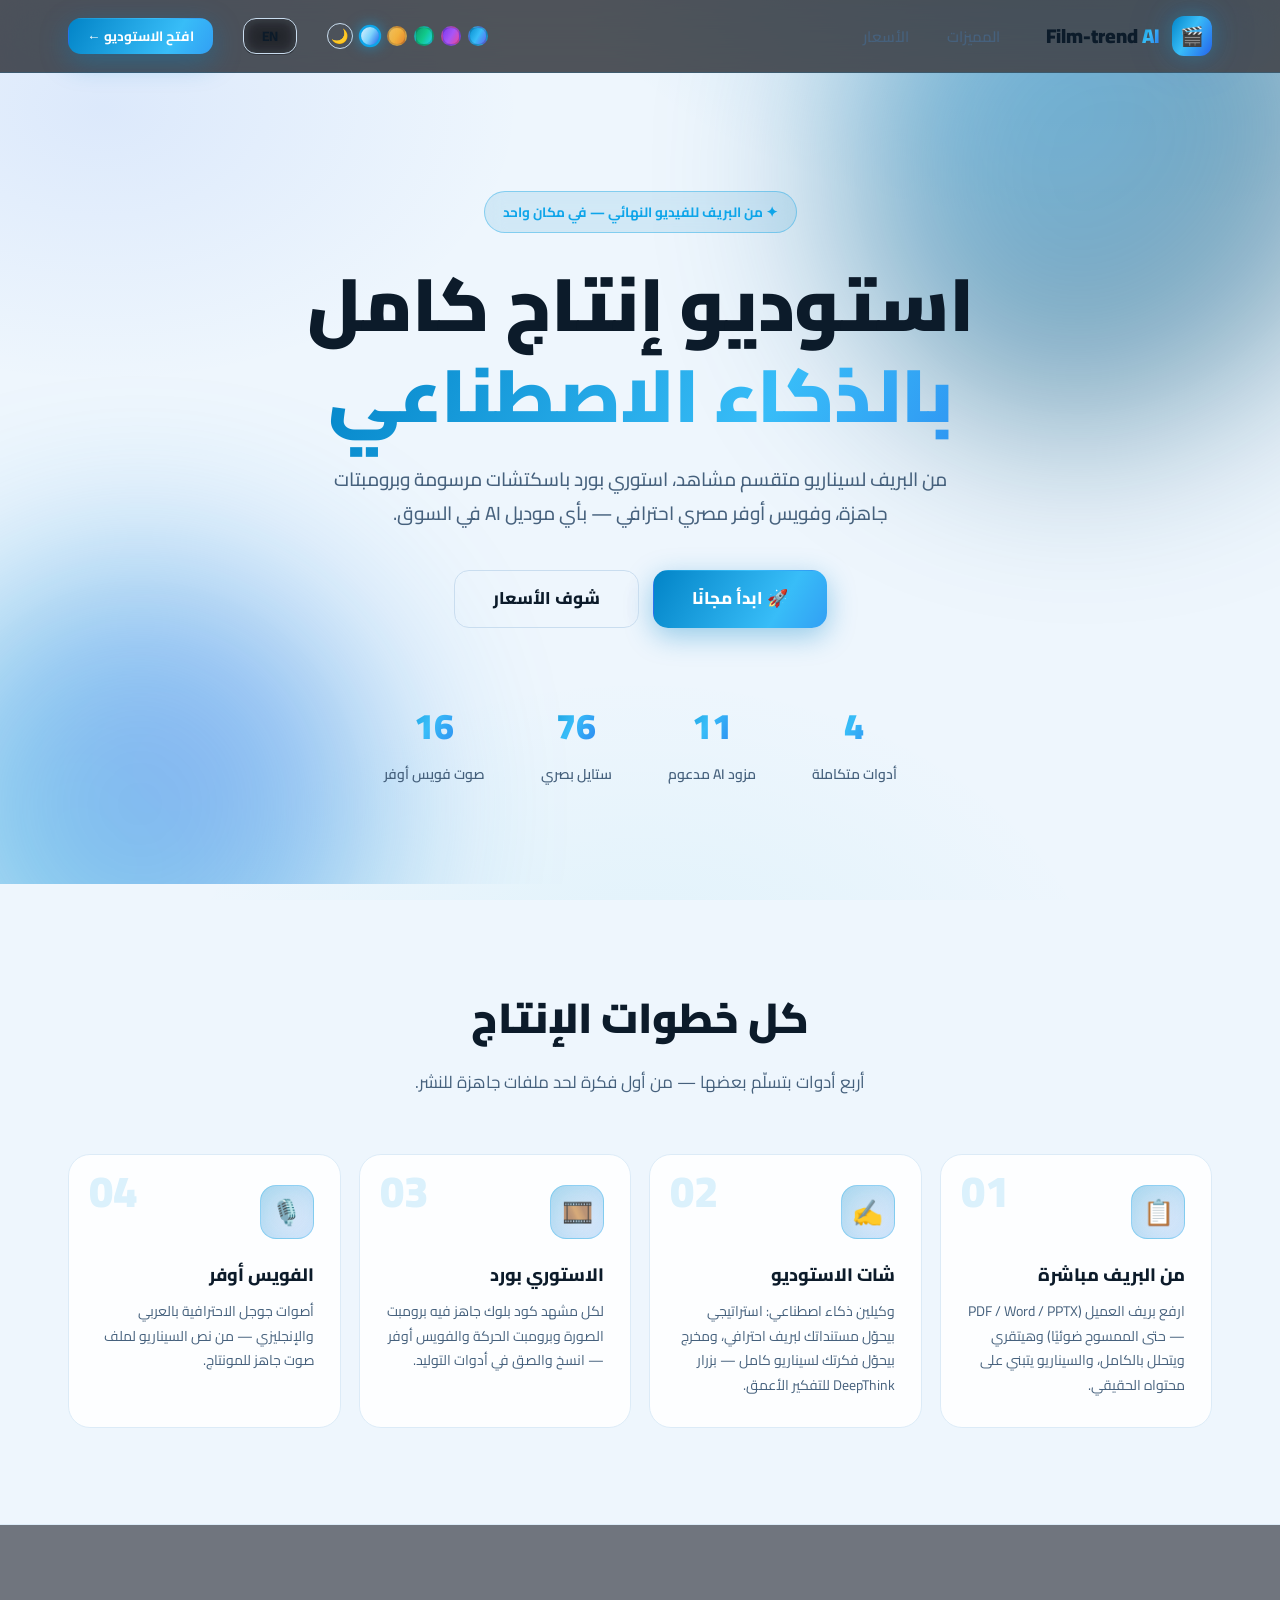
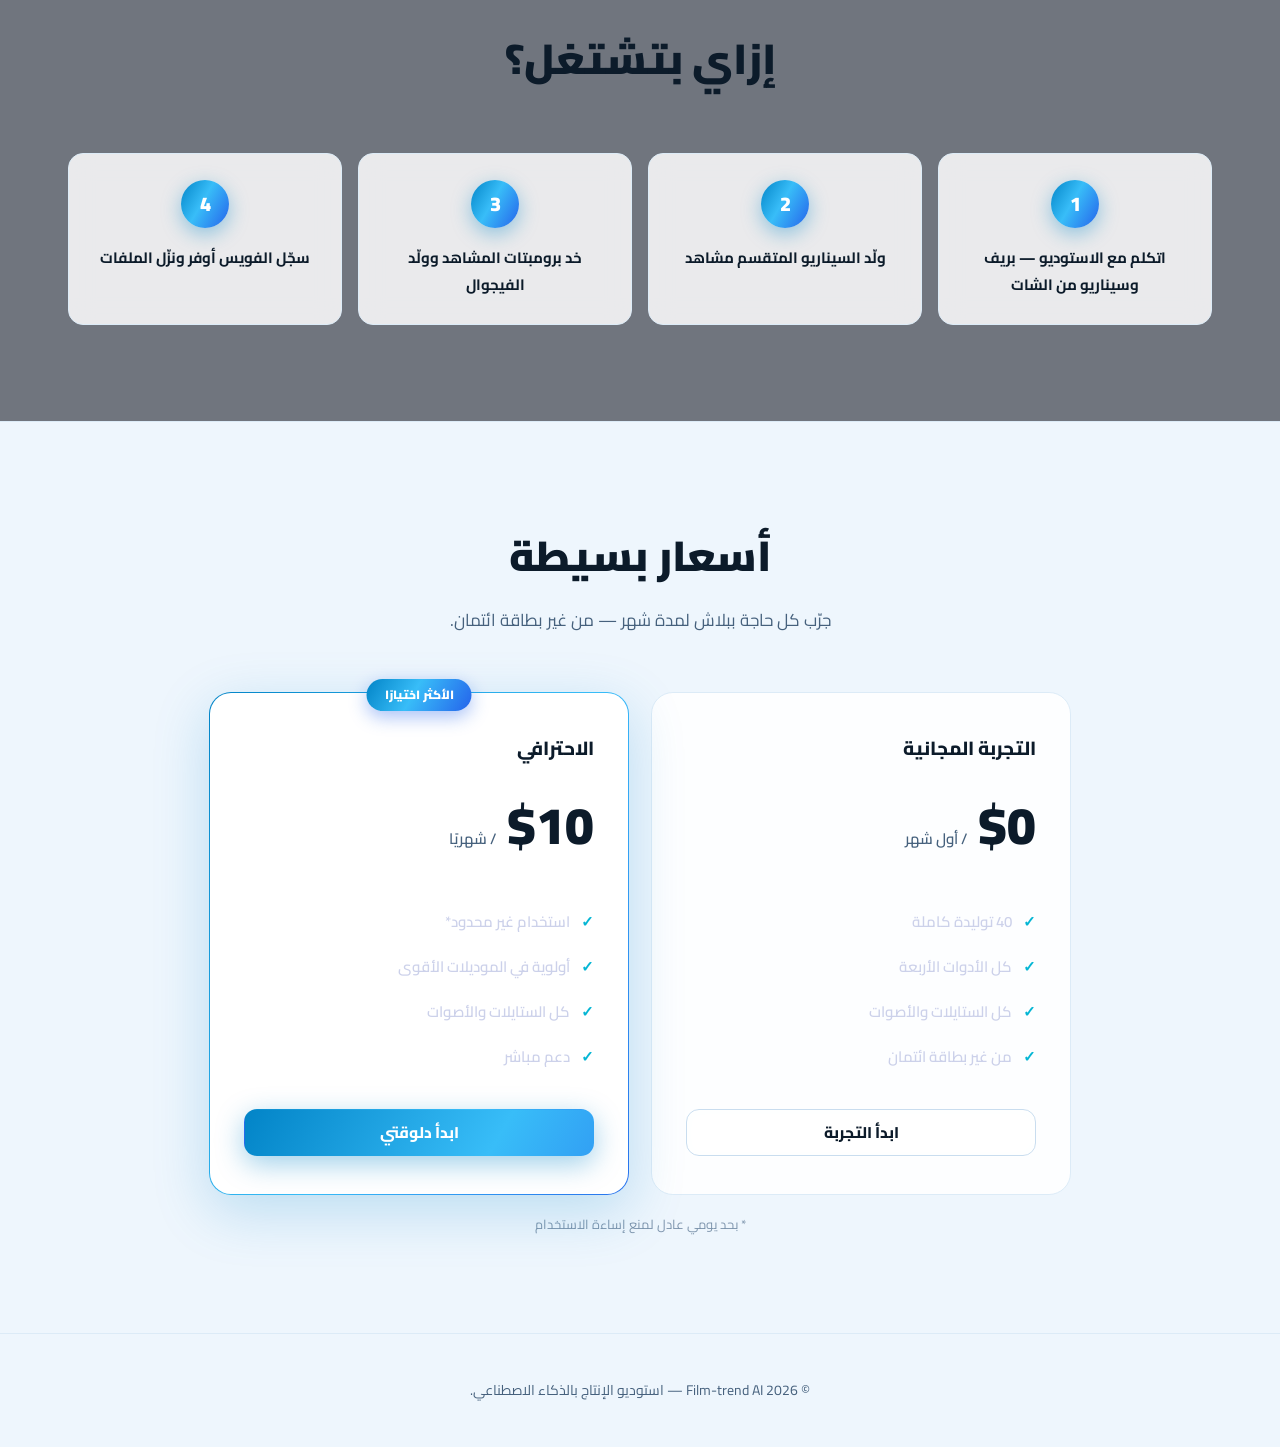
<file: index.html>
<!DOCTYPE html>
<html lang="ar" dir="rtl">
<head>
  <meta charset="UTF-8">
  <meta name="viewport" content="width=device-width, initial-scale=1.0">
  <title>Film-trend AI</title>
  <meta name="description" content="خطة سوشيال ميديا، سيناريو، استوري بورد ببرومبتات جاهزة، وفويس أوفر بأصوات جوجل — بأي موديل AI في السوق.">
  <link rel="icon" href="data:image/svg+xml,<svg xmlns='http://www.w3.org/2000/svg' viewBox='0 0 32 32'><defs><linearGradient id='g' x1='0' y1='0' x2='1' y2='1'><stop offset='0' stop-color='%237c3aed'/><stop offset='1' stop-color='%23ec4899'/></linearGradient></defs><rect width='32' height='32' rx='8' fill='url(%23g)'/><text x='16' y='23' text-anchor='middle' font-size='18'>🎬</text></svg>">
  <meta name="theme-color" content="#7c3aed">
  <link rel="preconnect" href="https://fonts.googleapis.com">
  <link rel="preconnect" href="https://fonts.gstatic.com" crossorigin>
  <link href="https://fonts.googleapis.com/css2?family=Cairo:wght@400;500;600;700;800;900&family=JetBrains+Mono:wght@400;500&display=swap" rel="stylesheet">
  <link rel="stylesheet" href="css/app.css?v=20260705f">
</head>
<body>

  <!-- ================= HEADER ================= -->
  <header class="site-header">
    <div class="wrap">
      <div class="brand" onclick="goLanding()">
        <span class="mark">🎬</span>
        <span>Film-trend <em>AI</em></span>
      </div>
      <nav class="head-nav" id="head-nav">
        <a href="#features" onclick="goLanding()" data-i18n="nav_features">المميزات</a>
        <a href="#pricing" onclick="goLanding()" data-i18n="nav_pricing">الأسعار</a>
      </nav>
      <div class="theme-dots" id="theme-dots" title="Theme">
        <button class="tdot" data-theme="ocean" onclick="setTheme('ocean')"></button>
        <button class="tdot" data-theme="violet" onclick="setTheme('violet')"></button>
        <button class="tdot" data-theme="emerald" onclick="setTheme('emerald')"></button>
        <button class="tdot" data-theme="gold" onclick="setTheme('gold')"></button>
        <button class="tdot" data-theme="sky" onclick="setTheme('sky')"></button>
        <button class="mode-toggle" id="dark-toggle" onclick="toggleDark()" title="Dark / Light">🌙</button>
      </div>
      <button class="btn btn-ghost btn-sm" id="lang-btn" onclick="toggleLang()">EN</button>
      <button class="btn btn-primary btn-sm" onclick="openStudio()" data-i18n="open_studio">افتح الاستوديو ←</button>
    </div>
  </header>

  <!-- ================= LANDING ================= -->
  <div id="landing">

    <section class="hero">
      <div class="wrap">
        <span class="kicker" data-i18n="hero_kicker">✦ من البريف للفيديو النهائي — في مكان واحد</span>
        <h1><span data-i18n="hero_h1a">استوديو إنتاج كامل</span><br><span class="grad" data-i18n="hero_h1b">بالذكاء الاصطناعي</span></h1>
        <p class="sub" data-i18n="hero_sub"></p>
        <div class="hero-ctas">
          <button class="btn btn-primary btn-lg" onclick="openStudio()" data-i18n="hero_cta">🚀 ابدأ مجانًا</button>
          <a class="btn btn-ghost btn-lg" href="#pricing" data-i18n="hero_cta2">شوف الأسعار</a>
        </div>
        <div class="hero-stats">
          <div><b>4</b><span data-i18n="st_tools"></span></div>
          <div><b>11</b><span data-i18n="st_prov"></span></div>
          <div><b>76</b><span data-i18n="st_styles"></span></div>
          <div><b>16</b><span data-i18n="st_voices"></span></div>
        </div>
      </div>
    </section>

    <section class="section" id="features">
      <div class="wrap">
        <div class="sec-head">
          <h2 data-i18n="feat_h"></h2>
          <p data-i18n="feat_p"></p>
        </div>
        <div class="feat-grid">
          <div class="feat"><span class="num">01</span><div class="ico">📋</div><h3 data-i18n="f1t"></h3><p data-i18n="f1d"></p></div>
          <div class="feat"><span class="num">02</span><div class="ico">✍️</div><h3 data-i18n="f2t"></h3><p data-i18n="f2d"></p></div>
          <div class="feat"><span class="num">03</span><div class="ico">🎞️</div><h3 data-i18n="f3t"></h3><p data-i18n="f3d"></p></div>
          <div class="feat"><span class="num">04</span><div class="ico">🎙️</div><h3 data-i18n="f4t"></h3><p data-i18n="f4d"></p></div>
        </div>
      </div>
    </section>

    <section class="section alt">
      <div class="wrap">
        <div class="sec-head"><h2 data-i18n="how_h"></h2></div>
        <div class="how-grid">
          <div class="how"><p data-i18n="how1"></p></div>
          <div class="how"><p data-i18n="how2"></p></div>
          <div class="how"><p data-i18n="how3"></p></div>
          <div class="how"><p data-i18n="how4"></p></div>
        </div>
      </div>
    </section>

    <section class="section" id="pricing">
      <div class="wrap">
        <div class="sec-head">
          <h2 data-i18n="pr_h"></h2>
          <p data-i18n="pr_p"></p>
        </div>
        <div class="price-grid">
          <div class="price">
            <h3 data-i18n="pr_free"></h3>
            <div class="amount">$0 <small data-i18n="pr_free_per"></small></div>
            <ul>
              <li data-i18n="pr_f1"></li>
              <li data-i18n="pr_f2"></li>
              <li data-i18n="pr_f3"></li>
              <li data-i18n="pr_f4"></li>
            </ul>
            <button class="btn btn-ghost" onclick="openStudio()" data-i18n="pr_try"></button>
          </div>
          <div class="price hot">
            <span class="flag" data-i18n="pr_flag"></span>
            <h3 data-i18n="pr_pro"></h3>
            <div class="amount">$10 <small data-i18n="pr_pro_per"></small></div>
            <ul>
              <li data-i18n="pr_p1"></li>
              <li data-i18n="pr_p2"></li>
              <li data-i18n="pr_p3"></li>
              <li data-i18n="pr_p4"></li>
            </ul>
            <button class="btn btn-primary" onclick="openStudio()" data-i18n="pr_go"></button>
          </div>
        </div>
        <p class="price-note" data-i18n="pr_note"></p>
      </div>
    </section>

    <footer class="site-footer">
      <div class="wrap" data-i18n="footer"></div>
    </footer>
  </div>

  <!-- ================= STUDIO ================= -->
  <div id="studio">

    <div class="stepper-bar">
      <div class="wrap">
        <div class="stepper">
          <button class="step-btn on" data-tab="script"><span class="n"><span>1</span></span><span data-i18n="s2"></span></button>
          <span class="step-sep"></span>
          <button class="step-btn" data-tab="board"><span class="n"><span>2</span></span><span data-i18n="s3"></span></button>
          <span class="step-sep"></span>
          <button class="step-btn" data-tab="voice"><span class="n"><span>3</span></span><span data-i18n="s4"></span></button>
          <button class="step-btn step-gear" data-tab="library" data-i18n="s_lib"></button>
          <button class="step-btn step-gear" data-tab="settings" data-i18n="s_set"></button>
        </div>
      </div>
    </div>

    <!-- STEP 1: STUDIO CHAT — two agents: strategist (brief) + director (script) -->
    <section class="panel show" id="panel-script">
      <div class="wrap"><div class="panel-grid chat-grid">
        <div class="card chat-card">
          <div class="chat-log" id="chat-log">
            <div class="msg ai md" data-i18n-html="chat_welcome_html"></div>
          </div>
          <div class="shoot-list">
            <div class="sl-head">
              <span class="sl-title" data-i18n="sl_title"></span>
              <span class="sl-total" id="sl-total"></span>
            </div>
            <div class="sl-row">
              <div class="sl-group">
                <label data-i18n="sl_scenes"></label>
                <div class="stepper-ctl">
                  <button type="button" onclick="scenesStep(-1)">−</button>
                  <span id="sl-scenes-val">6</span><small>/ 15</small>
                  <button type="button" onclick="scenesStep(1)">+</button>
                </div>
              </div>
              <div class="sl-group">
                <label data-i18n="sl_secs"></label>
                <div class="sl-chips" id="sl-chips">
                  <button type="button" data-secs="3" onclick="setSecs(3)">3s</button>
                  <button type="button" data-secs="5" onclick="setSecs(5)">5s</button>
                  <button type="button" data-secs="8" onclick="setSecs(8)">8s</button>
                  <button type="button" data-secs="10" onclick="setSecs(10)">10s</button>
                  <button type="button" data-secs="15" onclick="setSecs(15)">15s</button>
                </div>
              </div>
            </div>
          </div>
          <div class="chat-input">
            <label class="attach" title="📎"><span>📎</span><input type="file" id="chat-file" accept=".pdf,.docx,.pptx,.txt,.md,image/*" onchange="chatFilePicked(this)"></label>
            <textarea id="chat-text" rows="1" data-i18n-ph="chat_ph"></textarea>
            <button class="btn btn-primary btn-sm" id="chat-send" onclick="chatSend()" data-i18n="chat_send"></button>
          </div>
          <div class="chat-foot">
            <button class="deepthink" id="deepthink-btn" onclick="toggleDeepthink()" data-i18n-title="dt_tip">🧠 DeepThink</button>
            <span id="chat-file-chip" class="chip"></span>
          </div>
        </div>
        <div>
          <div class="out md" id="out-script" data-raw=""></div>
          <div class="actions" id="actions-script">
            <button class="btn btn-ghost btn-sm" onclick="copyOut('script')" data-i18n="copy"></button>
            <button class="btn btn-ghost btn-sm" onclick="downloadOut('script','script.md')" data-i18n="dl_md"></button>
          </div>
          <div id="carry-note" data-i18n="sc_carry"></div>
        </div>
      </div></div>
    </section>

    <!-- STEP 3: STORYBOARD -->
    <section class="panel" id="panel-board">
      <div class="wrap"><div class="panel-grid">
        <div class="card">
          <h3 data-i18n="b_h"></h3>
          <p class="hint" data-i18n="b_hint"></p>
          <button class="btn btn-ghost btn-block" style="margin-top:0" onclick="useLastScript()" data-i18n="b_use_last"></button>
          <label class="f" data-i18n="b_paste"></label>
          <textarea id="board-script" rows="5" data-i18n-ph="b_paste_ph"></textarea>
          <label class="f" data-i18n="b_ratio"></label>
          <select id="board-ratio">
            <option value="9:16" data-i18n="r_reels"></option>
            <option value="16:9" data-i18n="r_wide"></option>
            <option value="1:1" data-i18n="r_sq"></option>
            <option value="4:5" data-i18n="r_feed"></option>
          </select>
          <label class="f" data-i18n="b_style"></label>
          <select id="board-style-sel"></select>
          <label class="f" data-i18n="b_custom"></label>
          <input type="text" id="board-style" dir="ltr" placeholder="e.g. shot on ARRI Alexa, 85mm lens">
          <label class="f" data-i18n="b_char"></label>
          <div class="char-ref">
            <label class="upload"><span>📸</span><span data-i18n="b_char_up"></span>
              <input type="file" id="board-char" accept="image/*" onchange="boardCharPicked(this)">
            </label>
            <img class="char-thumb" id="board-char-thumb" alt="">
          </div>
          <input type="text" id="board-char-name" data-i18n-ph="b_char_name_ph" style="margin-top:10px">
          <label class="check">
            <input type="checkbox" id="board-vo" checked>
            <span data-i18n="b_vo"></span>
          </label>
          <label class="check">
            <input type="checkbox" id="board-sketch" checked>
            <span data-i18n="b_sketch"></span>
          </label>
          <input type="password" id="board-gemini-key" dir="ltr" data-i18n-ph="gk_board_ph" autocomplete="off" onchange="saveGeminiKey(this.value)">
          <button class="btn btn-primary btn-block" id="run-board" onclick="runBoard()" data-i18n="b_run"></button>
          <button class="btn btn-stop" id="stop-board" onclick="stopRun('board')">⏹</button>
        </div>
        <div>
          <div class="out md" id="out-board" data-raw=""></div>
          <div class="actions" id="actions-board">
            <button class="btn btn-primary btn-sm" id="gen-sketches" onclick="generateSketches()" data-i18n="sk_gen"></button>
            <button class="btn btn-ghost btn-sm" id="split-board" onclick="toggleBoardView()" data-i18n="split"></button>
            <button class="btn btn-ghost btn-sm" onclick="copyOut('board')" data-i18n="copy_all"></button>
            <button class="btn btn-ghost btn-sm" onclick="downloadOut('board','storyboard.md')" data-i18n="dl_md"></button>
          </div>
        </div>
      </div></div>
    </section>

    <!-- STEP 4: VOICE-OVER -->
    <section class="panel" id="panel-voice">
      <div class="wrap"><div class="panel-grid">
        <div class="card">
          <h3 data-i18n="v_h"></h3>
          <p class="hint" data-i18n-html="v_hint_html"></p>
          <button class="btn btn-ghost btn-block" style="margin-top:0" id="voice-pull" onclick="useScriptForVoice()" data-i18n="v_pull"></button>
          <label class="f" data-i18n="v_text"></label>
          <textarea id="voice-text" rows="6" data-i18n-ph="v_text_ph"></textarea>
          <label class="f" data-i18n="v_provider"></label>
          <select id="voice-provider" onchange="voiceProviderChanged()">
            <option value="gemini" data-i18n="vp_gemini"></option>
            <option value="elevenlabs" data-i18n="vp_eleven"></option>
          </select>
          <div id="eleven-box" style="display:none">
            <label class="f" data-i18n="v_eleven_key"></label>
            <input type="password" id="eleven-key" dir="ltr" placeholder="xi-..." autocomplete="off" onchange="elevenKeyChanged()">
            <div class="note" data-i18n-html="v_eleven_note_html"></div>
          </div>
          <div id="accent-box">
            <label class="f" data-i18n="v_accent"></label>
            <select id="voice-accent">
              <option value="egyptian" data-i18n="va_eg"></option>
              <option value="msa" data-i18n="va_msa"></option>
              <option value="gulf" data-i18n="va_gulf"></option>
              <option value="none" data-i18n="va_none"></option>
            </select>
          </div>
          <label class="f" data-i18n="v_voice"></label>
          <select id="voice-name"></select>
          <label class="f" data-i18n="v_style"></label>
          <select id="voice-style">
            <option value="doc" data-i18n="vs_doc"></option>
            <option value="promo" data-i18n="vs_promo"></option>
            <option value="story" data-i18n="vs_story"></option>
            <option value="news" data-i18n="vs_news"></option>
            <option value="ugc" data-i18n="vs_ugc"></option>
            <option value="none" data-i18n="vs_none"></option>
          </select>
          <button class="btn btn-primary btn-block" id="run-voice" onclick="runVoice()" data-i18n="v_run"></button>
        </div>
        <div>
          <div class="card">
            <h3 data-i18n="v_res"></h3>
            <p class="voice-status" id="voice-status" data-i18n="v_idle"></p>
            <div class="voice-result" id="voice-result">
              <audio id="voice-audio" controls></audio>
              <button class="btn btn-ghost btn-sm" id="voice-dl" data-i18n="v_dl"></button>
            </div>
          </div>
        </div>
      </div></div>
    </section>

    <!-- PROMPT LIBRARY -->
    <section class="panel" id="panel-library">
      <div class="wrap">
        <div class="card">
          <div class="lib-head-row">
            <h3 data-i18n="lib_h"></h3>
            <span class="lib-count" id="lib-count"></span>
          </div>
          <p class="hint" data-i18n="lib_hint"></p>
          <input type="text" id="lib-search" data-i18n-ph="lib_search_ph" oninput="renderLibrary()">
          <div class="lib-cats" id="lib-cats"></div>
          <div class="lib-cats" id="lib-types"></div>
          <div class="lib-grid" id="lib-grid"></div>
        </div>
      </div>
    </section>

    <!-- SETTINGS -->
    <section class="panel" id="panel-settings">
      <div class="wrap">
        <div class="card settings-card">
          <h3 data-i18n="set_h"></h3>

          <div class="mode-switch" id="mode-switch" style="display:none">
            <button class="mode-btn" data-mode="cloud" onclick="setMode('cloud')"><span data-i18n="m_cloud"></span><small data-i18n="m_cloud_s"></small></button>
            <button class="mode-btn" data-mode="byok" onclick="setMode('byok')"><span data-i18n="m_byok"></span><small data-i18n="m_byok_s"></small></button>
          </div>

          <div id="cloud-box" style="display:none">
            <p class="hint" data-i18n="cl_hint"></p>
            <label class="f" data-i18n="cl_email"></label>
            <input type="text" id="cloud-email" dir="ltr" placeholder="you@example.com" autocomplete="email">
            <button class="btn btn-primary btn-block" onclick="doCloudSignup()" data-i18n="cl_start"></button>
            <div class="note" id="cloud-usage" style="display:none"></div>
          </div>

          <div id="byok-box">
            <p class="hint" data-i18n="bk_hint"></p>
            <div class="note" data-i18n-html="bk_gemini_html"></div>
            <label class="f" data-i18n="bk_prov"></label>
            <select id="set-provider"></select>
            <label class="f" data-i18n="bk_model"></label>
            <select id="set-model"></select>
            <label class="f" data-i18n="bk_custom"></label>
            <input type="text" id="set-custom" dir="ltr" placeholder="e.g. gpt-5.2 / deepseek-v4" autocomplete="off">
            <label class="f" data-i18n="bk_key"></label>
            <input type="password" id="set-key" dir="ltr" placeholder="sk-..." autocomplete="off">
            <button class="btn btn-primary btn-block" onclick="persistSettings()" data-i18n="save"></button>
            <div class="note" data-i18n-html="bk_where_html"></div>
            <div class="note" id="pdf-note" style="display:none" data-i18n-html="bk_pdf_html"></div>
            <label class="f" data-i18n="gk_label"></label>
            <p class="hint" data-i18n-html="gk_hint_html"></p>
            <input type="password" id="gemini-key-extra" dir="ltr" placeholder="AIza..." autocomplete="off" onchange="saveGeminiKey(this.value)">
            <button class="btn btn-ghost btn-block" onclick="saveGeminiKey(document.getElementById('gemini-key-extra').value)" data-i18n="gk_save"></button>
          </div>
        </div>
      </div>
    </section>
  </div>

  <script src="js/config.js?v=20260705f"></script>
  <script src="js/i18n.js?v=20260705f"></script>
  <script src="js/prompt.js?v=20260705f"></script>
  <script src="js/styles.js?v=20260705f"></script>
  <script src="js/promptlib.js?v=20260705f"></script>
  <script src="js/docs.js?v=20260705f"></script>
  <script src="js/imagen.js?v=20260705f"></script>
  <script src="js/tts.js?v=20260705f"></script>
  <script src="js/api.js?v=20260705f"></script>
  <script src="js/app.js?v=20260705f"></script>
</body>
</html>
</file>
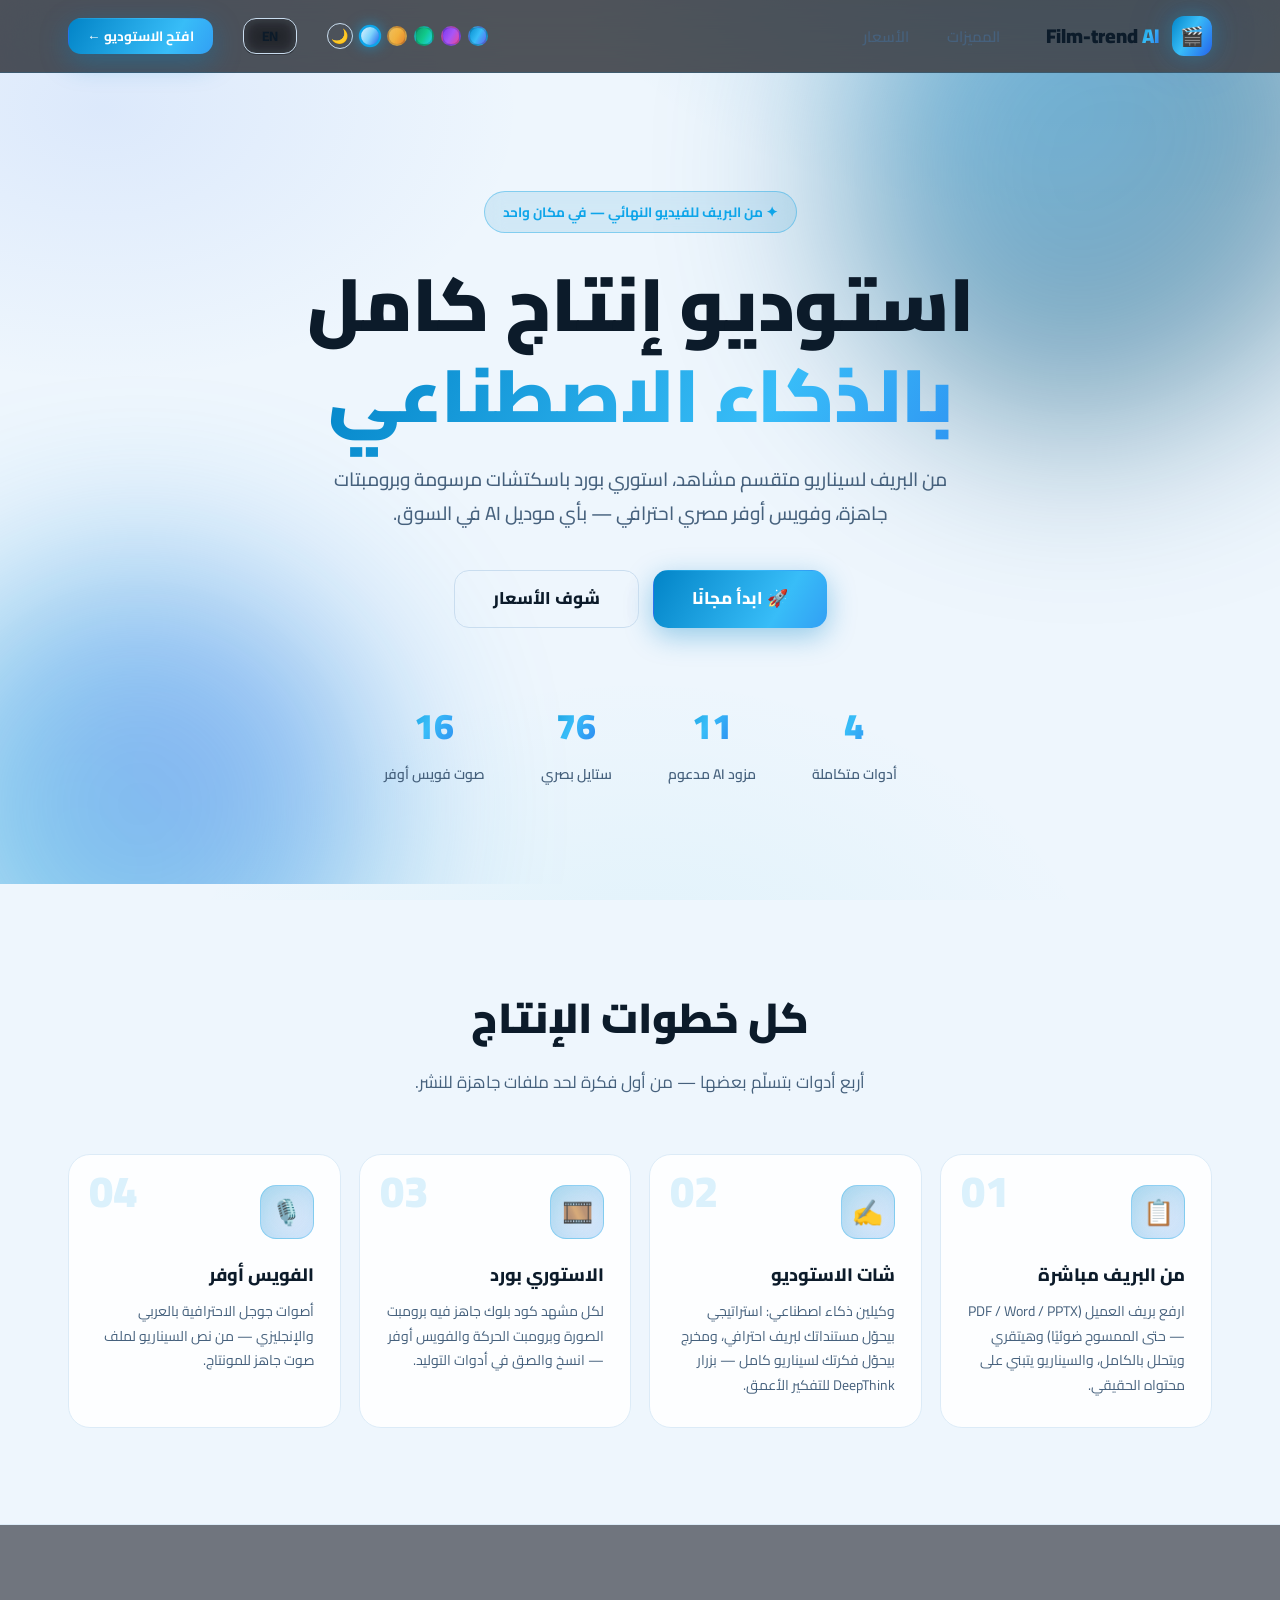
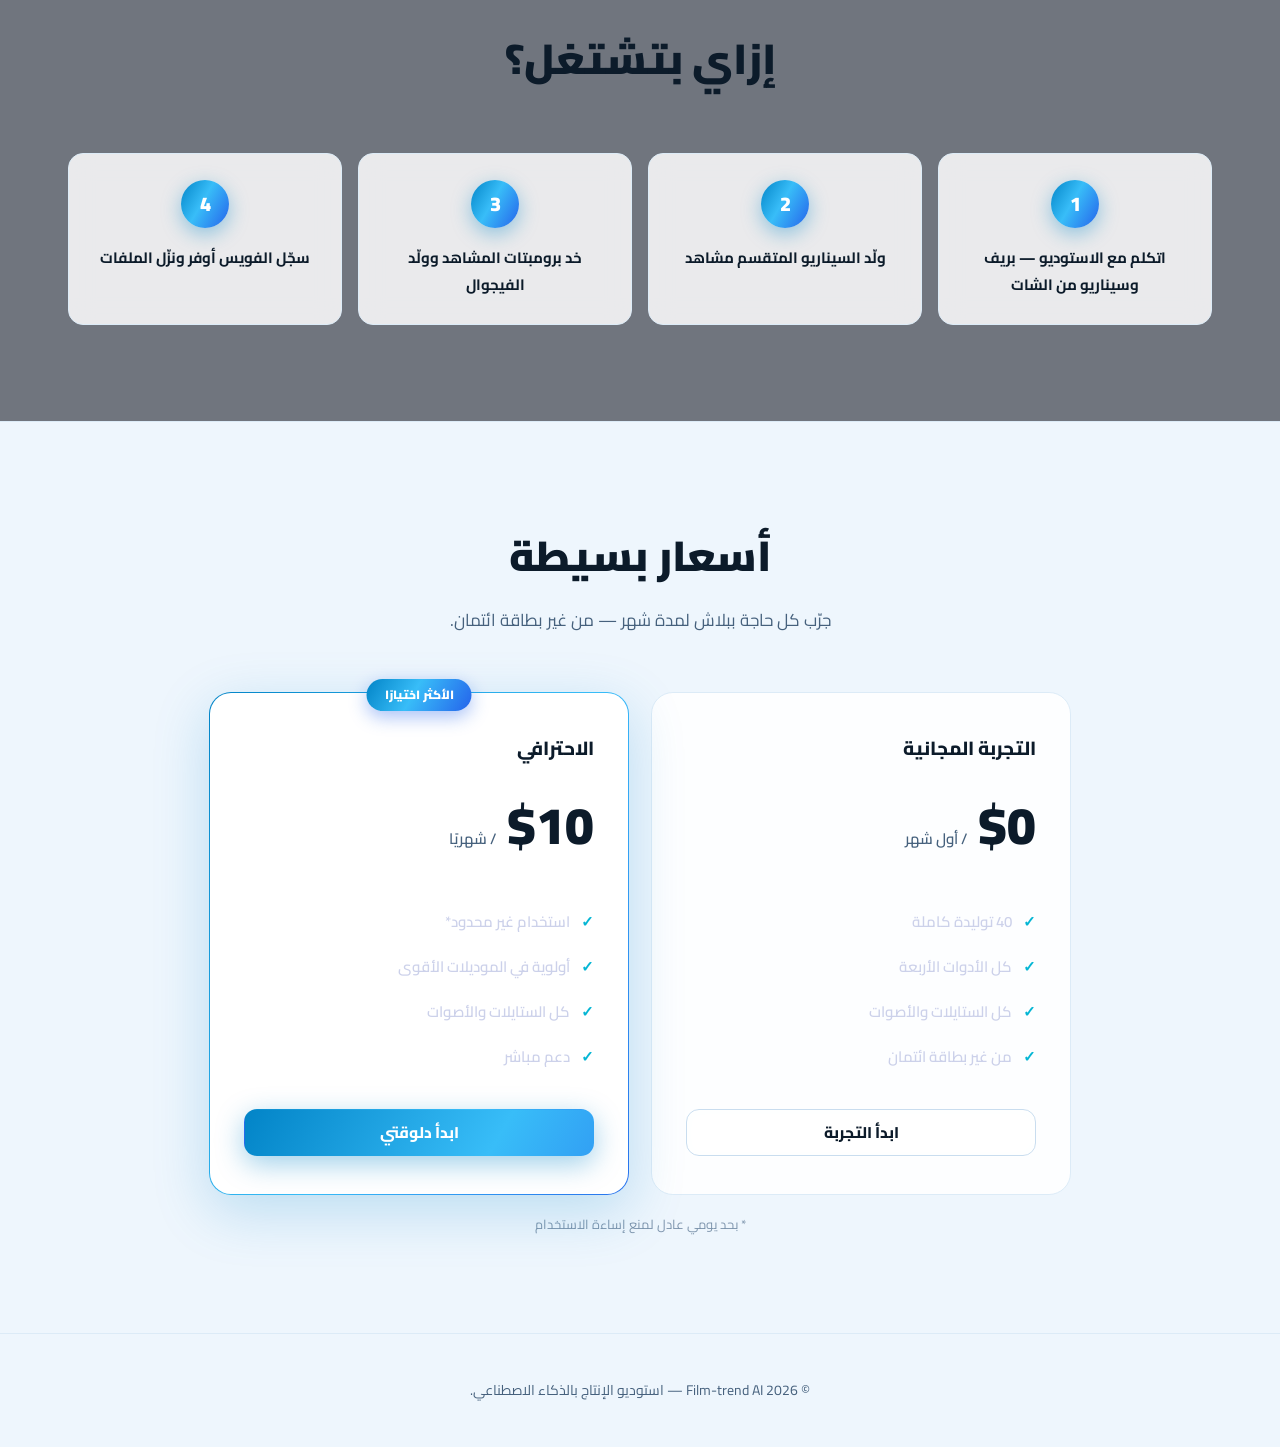
<file: FilmTrendAI.html>
<!DOCTYPE html>
<html lang="ar" dir="rtl">
<head>
  <meta charset="UTF-8">
  <meta name="viewport" content="width=device-width, initial-scale=1.0">
  <title>Film-trend AI</title>
  <meta name="description" content="خطة سوشيال ميديا، سيناريو، استوري بورد ببرومبتات جاهزة، وفويس أوفر بأصوات جوجل — بأي موديل AI في السوق.">
  <link rel="icon" href="data:image/svg+xml,<svg xmlns='http://www.w3.org/2000/svg' viewBox='0 0 32 32'><defs><linearGradient id='g' x1='0' y1='0' x2='1' y2='1'><stop offset='0' stop-color='%237c3aed'/><stop offset='1' stop-color='%23ec4899'/></linearGradient></defs><rect width='32' height='32' rx='8' fill='url(%23g)'/><text x='16' y='23' text-anchor='middle' font-size='18'>🎬</text></svg>">
  <meta name="theme-color" content="#7c3aed">
  <link rel="preconnect" href="https://fonts.googleapis.com">
  <link rel="preconnect" href="https://fonts.gstatic.com" crossorigin>
  <link href="https://fonts.googleapis.com/css2?family=Cairo:wght@400;500;600;700;800;900&family=JetBrains+Mono:wght@400;500&display=swap" rel="stylesheet">
  <style>
/* ============================================================
   FILM-TREND AI — premium AI-studio design system (RTL + LTR)
   Type: Cairo · deep-space palette · violet→pink gradient accent
   Glassmorphism, glow, 3D hover, animated hero orbs.
   ============================================================ */
:root {
  --bg: #05060c;
  --bg-2: #090a14;
  --surface: rgba(17, 19, 33, .72);
  --surface-solid: #111321;
  --surface-2: #181b2e;
  --line: #262b45;
  --line-soft: #1b1f36;
  --text: #eef0fa;
  --muted: #9aa1c0;
  --faint: #5c6284;
  --accent: #a78bfa;
  --accent-2: #ec4899;
  --acc-deep: #7c3aed;
  --cyan: #22d3ee;
  --btn-fg: #fff;
  --accent-grad: linear-gradient(120deg, #7c3aed, #a855f7 40%, #ec4899 85%);
  --accent-grad-anim: linear-gradient(120deg, #7c3aed, #a855f7 25%, #ec4899 50%, #22d3ee 75%, #7c3aed);
  --glow: 0 0 24px color-mix(in srgb, var(--accent) 35%, transparent), 0 0 60px color-mix(in srgb, var(--accent-2) 12%, transparent);
  --teal: #34d3bd;
  --err: #f0564f;
  --r-lg: 22px;
  --r: 15px;
  --r-sm: 11px;
  --shadow-lg: 0 24px 70px rgba(0, 0, 0, .6);
  --shadow: 0 12px 40px rgba(0, 0, 0, .45);
  --font: "Cairo", "Segoe UI", Tahoma, sans-serif;
  --mono: "JetBrains Mono", ui-monospace, "Cascadia Code", Consolas, monospace;
}

* { margin: 0; padding: 0; box-sizing: border-box; }
html { scroll-behavior: smooth; }

body {
  background: var(--bg);
  color: var(--text);
  font-family: var(--font);
  font-size: 16px;
  line-height: 1.8;
  -webkit-font-smoothing: antialiased;
  overflow-x: hidden;
}
/* ambient app background — soft aurora that lives behind everything */
body::before {
  content: ""; position: fixed; inset: 0; z-index: -1; pointer-events: none;
  background:
    radial-gradient(900px 520px at 85% -10%, color-mix(in srgb, var(--acc-deep) 16%, transparent), transparent 60%),
    radial-gradient(700px 460px at 8% 12%, color-mix(in srgb, var(--accent-2) 9%, transparent), transparent 60%),
    radial-gradient(800px 600px at 50% 115%, color-mix(in srgb, var(--cyan) 7%, transparent), transparent 60%),
    var(--bg);
}

::selection { background: color-mix(in srgb, var(--accent) 35%, transparent); }
a { color: inherit; text-decoration: none; }
img, svg { max-width: 100%; }

.wrap { max-width: 1200px; margin: 0 auto; padding: 0 28px; }

/* ============ motion primitives ============ */
@keyframes fadeUp { from { opacity: 0; transform: translateY(22px); } to { opacity: 1; transform: none; } }
@keyframes gradShift { 0% { background-position: 0% 50%; } 50% { background-position: 100% 50%; } 100% { background-position: 0% 50%; } }
@keyframes orbFloat {
  0%, 100% { transform: translate(0, 0) scale(1); }
  33% { transform: translate(40px, -30px) scale(1.08); }
  66% { transform: translate(-30px, 24px) scale(.94); }
}
@keyframes pulseGlow {
  0%, 100% { box-shadow: 0 0 18px color-mix(in srgb, var(--accent) 35%, transparent); }
  50% { box-shadow: 0 0 34px color-mix(in srgb, var(--accent-2) 50%, transparent); }
}
@keyframes spinSlow { to { transform: rotate(360deg); } }
@media (prefers-reduced-motion: reduce) {
  *, *::before, *::after { animation: none !important; transition: none !important; }
}

/* ============ header ============ */
.site-header {
  position: sticky; top: 0; z-index: 100;
  background: rgba(5, 6, 12, .68);
  backdrop-filter: blur(20px) saturate(150%);
  border-bottom: 1px solid color-mix(in srgb, var(--acc-deep) 18%, transparent);
}
.site-header .wrap { display: flex; align-items: center; gap: 30px; height: 72px; }
.brand { display: flex; align-items: center; gap: 12px; font-weight: 900; font-size: 20px; cursor: pointer; }
.brand .mark {
  width: 40px; height: 40px; border-radius: 12px; flex: none;
  background: var(--accent-grad);
  display: grid; place-items: center; font-size: 19px;
  box-shadow: var(--glow);
  transition: transform .3s cubic-bezier(.34, 1.56, .64, 1);
}
.brand:hover .mark { transform: rotate(-8deg) scale(1.08); }
.brand em { font-style: normal; background: var(--accent-grad); -webkit-background-clip: text; background-clip: text; color: transparent; }
.head-nav { display: flex; gap: 6px; flex: 1; }
.head-nav a {
  padding: 8px 16px; border-radius: 10px; font-size: 15px; font-weight: 600; color: var(--muted);
  transition: color .15s, background .15s;
}
.head-nav a:hover { color: var(--text); background: color-mix(in srgb, var(--acc-deep) 12%, transparent); }

/* ============ buttons ============ */
.btn {
  position: relative; overflow: hidden;
  display: inline-flex; align-items: center; justify-content: center; gap: 9px;
  padding: 12px 26px; border-radius: 13px; border: 1px solid transparent;
  font: inherit; font-size: 15.5px; font-weight: 800; cursor: pointer; line-height: 1.4;
  transition: transform .18s cubic-bezier(.34, 1.56, .64, 1), box-shadow .25s, background .15s, border-color .15s;
  white-space: nowrap;
}
.btn:active { transform: translateY(1.5px) scale(.99); }
.btn:disabled { opacity: .5; cursor: wait; }
.btn-primary {
  background: var(--accent-grad); background-size: 160% 160%; color: var(--btn-fg);
  box-shadow: 0 8px 28px color-mix(in srgb, var(--acc-deep) 38%, transparent);
  animation: gradShift 7s ease infinite;
}
/* shine sweep across primary buttons on hover */
.btn-primary::after {
  content: ""; position: absolute; inset: 0;
  background: linear-gradient(105deg, transparent 38%, rgba(255, 255, 255, .28) 50%, transparent 62%);
  transform: translateX(-120%);
  transition: transform .6s ease;
}
[dir="rtl"] .btn-primary::after { transform: translateX(120%); }
.btn-primary:hover:not(:disabled) { box-shadow: 0 14px 44px color-mix(in srgb, var(--accent) 55%, transparent); transform: translateY(-2px); }
.btn-primary:hover:not(:disabled)::after { transform: translateX(120%); }
[dir="rtl"] .btn-primary:hover:not(:disabled)::after { transform: translateX(-120%); }
.btn-ghost {
  border-color: var(--line); color: var(--text);
  background: rgba(255, 255, 255, .03); backdrop-filter: blur(8px);
}
.btn-ghost:hover { border-color: color-mix(in srgb, var(--accent) 55%, transparent); background: color-mix(in srgb, var(--acc-deep) 10%, transparent); box-shadow: 0 0 20px color-mix(in srgb, var(--acc-deep) 18%, transparent); transform: translateY(-1px); }
.btn-lg { padding: 16px 38px; font-size: 17px; border-radius: 15px; }
.btn-sm { padding: 8px 18px; font-size: 13.5px; font-weight: 700; }
.btn-xs { padding: 5px 13px; font-size: 12px; font-weight: 700; border-radius: 8px; }
.btn-block { width: 100%; margin-top: 20px; }
.btn-stop { background: var(--err); color: #fff; display: none; width: 100%; margin-top: 10px; }

/* ============ landing ============ */
.hero {
  position: relative; overflow: hidden; text-align: center;
  padding: 118px 0 96px;
}
/* animated 3D-ish gradient orbs */
.hero::before, .hero::after {
  content: ""; position: absolute; border-radius: 50%; pointer-events: none;
  filter: blur(90px); opacity: .5;
}
.hero::before {
  width: 560px; height: 560px; top: -180px; inset-inline-start: -120px;
  background: radial-gradient(circle at 35% 35%, var(--acc-deep), color-mix(in srgb, var(--acc-deep) 55%, #000) 60%, transparent 75%);
  animation: orbFloat 16s ease-in-out infinite;
}
.hero::after {
  width: 480px; height: 480px; bottom: -160px; inset-inline-end: -100px;
  background: radial-gradient(circle at 60% 40%, var(--accent-2), var(--cyan) 80%, transparent 90%);
  animation: orbFloat 20s ease-in-out infinite reverse;
}
.hero > .wrap { position: relative; z-index: 1; }
.kicker {
  display: inline-flex; align-items: center; gap: 8px;
  padding: 8px 18px; border-radius: 999px;
  border: 1px solid color-mix(in srgb, var(--accent) 40%, transparent); background: color-mix(in srgb, var(--acc-deep) 12%, transparent);
  backdrop-filter: blur(10px);
  color: var(--accent); font-size: 13.5px; font-weight: 700; margin-bottom: 26px;
  animation: fadeUp .7s ease both;
}
.hero h1 {
  font-size: clamp(40px, 6.4vw, 74px); font-weight: 900; line-height: 1.22;
  letter-spacing: -.5px; margin-bottom: 22px;
  animation: fadeUp .7s .08s ease both;
}
.hero h1 .grad {
  background: var(--accent-grad-anim); background-size: 300% 100%;
  -webkit-background-clip: text; background-clip: text; color: transparent;
  animation: gradShift 6s linear infinite;
}
.hero .sub { max-width: 640px; margin: 0 auto 40px; color: var(--muted); font-size: 19px; font-weight: 500; animation: fadeUp .7s .16s ease both; }
.hero-ctas { display: flex; gap: 14px; justify-content: center; flex-wrap: wrap; animation: fadeUp .7s .24s ease both; }
.hero-stats {
  display: flex; gap: 56px; justify-content: center; margin-top: 66px; flex-wrap: wrap;
  animation: fadeUp .7s .32s ease both;
}
.hero-stats b { display: block; font-size: 36px; font-weight: 900; background: var(--accent-grad); -webkit-background-clip: text; background-clip: text; color: transparent; }
.hero-stats span { color: var(--muted); font-size: 14px; font-weight: 600; }

.section { padding: 96px 0; position: relative; }
.section.alt { background: rgba(10, 11, 22, .55); border-block: 1px solid var(--line-soft); }
.sec-head { text-align: center; max-width: 620px; margin: 0 auto 56px; }
.sec-head h2 { font-size: clamp(28px, 4vw, 42px); font-weight: 900; margin-bottom: 12px; }
.sec-head p { color: var(--muted); font-size: 17px; }

/* feature cards — glass + 3D tilt */
.feat-grid { display: grid; grid-template-columns: repeat(4, 1fr); gap: 18px; perspective: 1200px; }
.feat {
  background: var(--surface); backdrop-filter: blur(14px);
  border: 1px solid var(--line-soft); border-radius: var(--r-lg);
  padding: 30px 26px; position: relative; overflow: hidden;
  transform-style: preserve-3d;
  transition: transform .35s cubic-bezier(.22, 1, .36, 1), border-color .25s, box-shadow .3s;
}
.feat::before {
  content: ""; position: absolute; inset: 0; border-radius: inherit; pointer-events: none;
  background: radial-gradient(420px 200px at 50% -20%, color-mix(in srgb, var(--accent) 16%, transparent), transparent 70%);
  opacity: 0; transition: opacity .3s;
}
.feat:hover {
  transform: translateY(-8px) rotateX(4deg) rotateY(-3deg) scale(1.015);
  border-color: color-mix(in srgb, var(--accent) 45%, transparent);
  box-shadow: 0 22px 60px rgba(0, 0, 0, .5), 0 0 42px color-mix(in srgb, var(--acc-deep) 16%, transparent);
}
[dir="rtl"] .feat:hover { transform: translateY(-8px) rotateX(4deg) rotateY(3deg) scale(1.015); }
.feat:hover::before { opacity: 1; }
.feat .num {
  position: absolute; top: 14px; inset-inline-end: 20px;
  font-size: 44px; font-weight: 900; color: color-mix(in srgb, var(--accent) 14%, transparent); line-height: 1;
}
.feat .ico {
  width: 54px; height: 54px; border-radius: 16px; margin-bottom: 20px;
  display: grid; place-items: center; font-size: 25px;
  background: linear-gradient(135deg, color-mix(in srgb, var(--acc-deep) 28%, transparent), color-mix(in srgb, var(--accent-2) 14%, transparent));
  border: 1px solid color-mix(in srgb, var(--accent) 35%, transparent);
  box-shadow: inset 0 0 18px color-mix(in srgb, var(--accent) 12%, transparent);
  transition: transform .3s cubic-bezier(.34, 1.56, .64, 1);
}
.feat:hover .ico { transform: translateZ(26px) scale(1.1); }
.feat h3 { font-size: 18px; font-weight: 800; margin-bottom: 8px; }
.feat p { color: var(--muted); font-size: 14px; line-height: 1.75; }

.how-grid { display: grid; grid-template-columns: repeat(4, 1fr); gap: 16px; counter-reset: hstep; }
.how {
  background: var(--surface); backdrop-filter: blur(12px);
  border: 1px solid var(--line-soft); border-radius: var(--r);
  padding: 26px 22px; text-align: center;
  transition: transform .3s, border-color .25s, box-shadow .3s;
}
.how:hover { transform: translateY(-5px); border-color: color-mix(in srgb, var(--cyan) 40%, transparent); box-shadow: 0 14px 40px rgba(0, 0, 0, .4); }
.how::before {
  counter-increment: hstep; content: counter(hstep);
  display: grid; place-items: center; width: 48px; height: 48px; margin: 0 auto 16px;
  border-radius: 50%; background: var(--accent-grad); color: var(--btn-fg);
  font-size: 20px; font-weight: 900;
  box-shadow: 0 6px 20px color-mix(in srgb, var(--acc-deep) 40%, transparent);
}
.how p { font-size: 15px; font-weight: 700; }

/* pricing — hot plan gets an animated gradient border */
.price-grid { display: grid; grid-template-columns: repeat(2, minmax(0, 420px)); gap: 22px; justify-content: center; }
.price {
  background: var(--surface); backdrop-filter: blur(14px);
  border: 1px solid var(--line-soft); border-radius: var(--r-lg);
  padding: 38px 34px; display: flex; flex-direction: column;
  transition: transform .3s, box-shadow .3s;
}
.price:hover { transform: translateY(-6px); box-shadow: var(--shadow); }
.price.hot {
  position: relative; border: 1px solid transparent;
  background:
    linear-gradient(var(--surface-solid), var(--surface-solid)) padding-box,
    var(--accent-grad-anim) border-box;
  background-size: auto, 300% 100%;
  animation: gradShift 6s linear infinite;
  box-shadow: 0 16px 56px color-mix(in srgb, var(--acc-deep) 22%, transparent);
}
.price .flag {
  position: absolute; top: -14px; inset-inline-start: 50%; transform: translateX(50%);
  background: var(--accent-grad); color: var(--btn-fg); font-size: 12px; font-weight: 900;
  padding: 5px 18px; border-radius: 999px;
  box-shadow: 0 6px 18px color-mix(in srgb, var(--accent-2) 40%, transparent);
}
[dir="ltr"] .price .flag { transform: translateX(-50%); }
.price h3 { font-size: 19px; font-weight: 800; }
.price .amount { font-size: 52px; font-weight: 900; margin: 14px 0 4px; }
.price .amount small { font-size: 15px; color: var(--muted); font-weight: 600; }
.price ul { list-style: none; margin: 22px 0 30px; flex: 1; }
.price li { padding: 9px 0; font-size: 15px; color: #ccd1ea; display: flex; gap: 11px; font-weight: 600; }
.price li::before { content: "✓"; color: var(--cyan); font-weight: 900; }
.price-note { text-align: center; color: var(--faint); font-size: 13px; margin-top: 18px; }

.site-footer { border-top: 1px solid var(--line-soft); padding: 44px 0; text-align: center; color: var(--muted); font-size: 14px; }

/* ============ studio ============ */
body.in-studio #landing { display: none; }
#studio { display: none; }
body.in-studio #studio { display: block; }

.stepper-bar {
  border-bottom: 1px solid color-mix(in srgb, var(--acc-deep) 16%, transparent); background: rgba(8, 9, 18, .72);
  backdrop-filter: blur(16px);
  position: sticky; top: 72px; z-index: 90;
}
.stepper { display: flex; align-items: stretch; gap: 4px; overflow-x: auto; padding: 12px 0; }
.step-btn {
  display: flex; align-items: center; gap: 11px;
  padding: 11px 20px; border-radius: 13px; cursor: pointer;
  border: 1px solid transparent; background: transparent; color: var(--muted);
  font: inherit; font-size: 15px; font-weight: 700; white-space: nowrap;
  transition: all .2s;
}
.step-btn:hover { color: var(--text); background: color-mix(in srgb, var(--acc-deep) 10%, transparent); }
.step-btn.on {
  background: color-mix(in srgb, var(--acc-deep) 14%, transparent); border-color: color-mix(in srgb, var(--accent) 45%, transparent); color: var(--accent);
  box-shadow: 0 0 22px color-mix(in srgb, var(--acc-deep) 16%, transparent);
}
.step-btn .n {
  display: grid; place-items: center; width: 28px; height: 28px; border-radius: 50%;
  background: var(--surface-2); border: 1.5px solid var(--line); color: var(--muted);
  font-size: 13.5px; font-weight: 800; transition: all .2s;
}
.step-btn.on .n { background: var(--accent-grad); border-color: transparent; color: var(--btn-fg); animation: pulseGlow 2.6s ease-in-out infinite; }
.step-btn.done .n { background: var(--teal); border-color: transparent; color: #06231f; animation: none; }
.step-btn.done .n::before { content: "✓"; }
.step-btn.done .n span { display: none; }
.step-sep { align-self: center; width: 26px; height: 2px; background: var(--line); border-radius: 2px; flex: none; }
.step-gear { margin-inline-start: auto; }

.panel { display: none; padding: 34px 0 90px; }
.panel.show { display: block; animation: fadeUp .4s ease both; }
.panel-grid { display: grid; grid-template-columns: 410px minmax(0, 1fr); gap: 24px; align-items: start; }
/* CRITICAL: children of the grid must never blow the layout open */
.panel-grid > * { min-width: 0; }

.card {
  background: var(--surface); backdrop-filter: blur(14px);
  border: 1px solid var(--line-soft);
  border-radius: var(--r-lg); padding: 28px;
  box-shadow: var(--shadow);
}
.card h3 { font-size: 18px; font-weight: 800; margin-bottom: 6px; }
.card .hint { color: var(--muted); font-size: 13.5px; margin-bottom: 18px; line-height: 1.8; }

label.f { display: block; font-size: 13px; font-weight: 700; color: var(--muted); margin: 16px 0 7px; }
textarea, input[type="text"], input[type="password"], select {
  width: 100%; background: rgba(5, 6, 12, .7); color: var(--text);
  border: 1.5px solid var(--line); border-radius: var(--r-sm);
  padding: 12px 15px; font: inherit; font-size: 14.5px; font-weight: 500;
  outline: none; transition: border-color .2s, box-shadow .2s;
}
textarea:focus, input:focus, select:focus { border-color: var(--accent); box-shadow: 0 0 0 3px color-mix(in srgb, var(--accent) 16%, transparent), 0 0 24px color-mix(in srgb, var(--acc-deep) 12%, transparent); }
textarea { resize: vertical; min-height: 130px; }

/* two form fields side by side (script specs) */
.two-col { display: grid; grid-template-columns: 1fr 1fr; gap: 0 14px; }
@media (max-width: 560px) { .two-col { grid-template-columns: 1fr; } }

/* checkbox row */
label.check {
  display: flex; align-items: center; gap: 10px; cursor: pointer;
  margin: 16px 0 4px; font-size: 14px; font-weight: 700; color: var(--text);
}
label.check input[type="checkbox"] {
  width: 19px; height: 19px; flex: none; accent-color: #a855f7; cursor: pointer;
}

.upload {
  display: flex; align-items: center; justify-content: center; gap: 8px;
  border: 1.5px dashed var(--line); border-radius: var(--r-sm);
  padding: 17px; color: var(--muted); font-size: 14px; font-weight: 700; cursor: pointer;
  transition: border-color .15s, color .15s, background .15s;
}
.upload:hover { border-color: var(--accent); color: var(--text); background: color-mix(in srgb, var(--acc-deep) 6%, transparent); }
.upload input { display: none; }
#pdf-name { color: var(--teal); font-size: 13px; font-weight: 700; margin-top: 8px; }

/* ============ output ============
   Long English prompts and tables must NEVER escape the panel:
   - everything wraps (pre-wrap + break-word)
   - the panel itself is the only scroll container            */
.out {
  background: var(--surface); backdrop-filter: blur(14px);
  border: 1px solid var(--line-soft);
  border-radius: var(--r-lg); padding: 28px 30px;
  min-height: 380px; max-height: 74vh; overflow-y: auto; overflow-x: hidden;
  font-size: 15px; box-shadow: var(--shadow);
  min-width: 0; overflow-wrap: anywhere;
}
.out:empty::before { content: "الناتج هيظهر هنا…"; color: var(--faint); font-weight: 600; }
html[lang="en"] .out:empty::before { content: "Output will appear here…"; }
.md h2, .md h3, .md h4, .md h5 { margin: 22px 0 8px; color: var(--accent); font-weight: 800; }
.md h2 { font-size: 21px; } .md h3 { font-size: 17.5px; } .md h4 { font-size: 15.5px; }
.md p { margin: 7px 0; }
.md ul { margin: 8px 22px 8px 0; }
[dir="ltr"] .md ul { margin: 8px 0 8px 22px; }
.md li { margin: 4px 0; }
.md hr { border: 0; border-top: 1px solid var(--line); margin: 20px 0; }
.md code {
  background: var(--surface-2); border: 1px solid var(--line); border-radius: 6px;
  padding: 1px 8px; font-size: 13px; font-family: var(--mono);
  direction: ltr; unicode-bidi: embed;
  overflow-wrap: anywhere;
}
.md pre {
  background: rgba(5, 6, 12, .82); border: 1px solid color-mix(in srgb, var(--acc-deep) 28%, transparent);
  border-radius: var(--r-sm);
  padding: 15px 17px; margin: 13px 0;
  font-size: 13px; line-height: 1.7; font-family: var(--mono);
  direction: ltr; text-align: left;
  white-space: pre-wrap; word-break: break-word; overflow-wrap: anywhere;
  max-width: 100%;
}
.md table { border-collapse: collapse; margin: 0; width: 100%; font-size: 13.5px; }
.md td {
  border: 1px solid var(--line); padding: 8px 12px; vertical-align: top;
  max-width: 360px; overflow-wrap: anywhere; word-break: break-word;
}
.md tr:first-child td { background: var(--surface-2); font-weight: 800; }
.md .thinking, .out .thinking { color: var(--muted); font-weight: 600; }
.md .err, .out .err { color: var(--err); font-weight: 700; }

/* markdown tables scroll inside their own wrapper — never break layout */
.tblw { overflow-x: auto; max-width: 100%; margin: 14px 0; border-radius: var(--r-sm); border: 1px solid var(--line-soft); }

.actions { display: none; gap: 10px; margin-top: 14px; flex-wrap: wrap; }

#carry-note {
  display: none; margin-top: 14px; padding: 12px 17px;
  background: rgba(52, 211, 189, .08); border: 1px solid rgba(52, 211, 189, .35);
  border-radius: var(--r-sm); color: var(--teal); font-size: 13.5px; font-weight: 700;
}

/* scene cards */
.scene-card {
  position: relative;
  border: 1px solid var(--line); border-radius: var(--r);
  background: var(--surface-2); padding: 18px 20px 18px; margin-bottom: 18px;
  transition: transform .25s, border-color .25s, box-shadow .25s;
}
.scene-card::before {
  content: ""; position: absolute; inset-block: 0; inset-inline-start: 0; width: 3px;
  border-radius: 3px; background: var(--accent-grad);
}
.scene-card:hover { transform: translateY(-3px); border-color: color-mix(in srgb, var(--accent) 40%, transparent); box-shadow: 0 14px 40px rgba(0, 0, 0, .4); }
.scene-head { display: flex; align-items: center; justify-content: space-between; gap: 10px; margin-bottom: 10px; flex-wrap: wrap; }
.scene-head b { color: var(--accent); font-size: 15px; font-weight: 800; }
.scene-prompt { margin-top: 12px; min-width: 0; }
.sp-head { display: flex; align-items: center; justify-content: space-between; font-size: 12.5px; color: var(--cyan); font-weight: 800; margin-bottom: 6px; }
.scene-prompt pre {
  background: rgba(5, 6, 12, .82); border: 1px solid var(--line); border-radius: var(--r-sm);
  padding: 12px 14px; margin: 0;
  font-size: 12.5px; line-height: 1.7;
  white-space: pre-wrap; word-break: break-word; overflow-wrap: anywhere;
  direction: ltr; text-align: left; font-family: var(--mono);
  max-width: 100%;
}
.scene-prompt pre[dir="auto"] { direction: unset; text-align: start; }

/* ============ planning chat ============ */
.chat-shell { max-width: 880px; margin: 0 auto; }
.chat-card { display: flex; flex-direction: column; height: min(72vh, 760px); padding: 18px; }
.chat-log {
  flex: 1; overflow-y: auto; overflow-x: hidden; display: flex; flex-direction: column;
  gap: 14px; padding: 6px 4px 14px;
  min-width: 0;
}
.msg {
  max-width: 88%; padding: 13px 18px; border-radius: 16px;
  font-size: 14.5px; line-height: 1.85; overflow-wrap: anywhere;
  min-width: 0;
  animation: fadeUp .3s ease both;
}
.msg.user {
  align-self: flex-start;
  background: color-mix(in srgb, var(--acc-deep) 16%, transparent); border: 1px solid color-mix(in srgb, var(--accent) 35%, transparent);
  border-start-start-radius: 4px;
}
.msg.ai {
  align-self: flex-end;
  background: var(--surface-2); border: 1px solid var(--line);
  border-start-end-radius: 4px;
  max-width: 94%;
}
.msg .chip { display: inline-block; margin-top: 7px; }
.chip {
  background: color-mix(in srgb, var(--cyan) 10%, transparent); border: 1px solid color-mix(in srgb, var(--cyan) 35%, transparent);
  color: var(--cyan); border-radius: 8px; padding: 2px 10px;
  font-size: 12px; font-weight: 700;
}
.chip:empty { display: none; }
.chat-input {
  display: flex; gap: 10px; align-items: flex-end;
  border-top: 1px solid var(--line-soft); padding-top: 14px;
}
.chat-input textarea { flex: 1; min-height: 46px; max-height: 130px; resize: none; }
.attach {
  display: grid; place-items: center; width: 46px; height: 46px; flex: none;
  border: 1.5px dashed var(--line); border-radius: var(--r-sm);
  font-size: 18px; cursor: pointer; transition: border-color .15s, box-shadow .2s;
}
.attach:hover { border-color: var(--accent); box-shadow: 0 0 16px color-mix(in srgb, var(--acc-deep) 20%, transparent); }
.attach input { display: none; }
.chat-foot { display: flex; align-items: center; justify-content: space-between; gap: 10px; padding-top: 10px; flex-wrap: wrap; }

/* voice-over */
.voice-result { display: none; margin-top: 18px; }
.voice-result audio { width: 100%; margin-bottom: 12px; }
.voice-status { color: var(--muted); font-size: 14px; font-weight: 700; margin-top: 14px; }
.voice-status.err { color: var(--err); }

/* settings */
.settings-card { max-width: 620px; margin: 0 auto; }
.mode-switch { display: flex; gap: 12px; margin-bottom: 22px; }
.mode-btn {
  flex: 1; padding: 16px 12px; border-radius: var(--r); cursor: pointer;
  border: 1.5px solid var(--line); background: rgba(5, 6, 12, .6); color: var(--muted);
  font: inherit; font-size: 15px; font-weight: 800; text-align: center;
  transition: border-color .2s, color .2s, background .2s, box-shadow .2s;
}
.mode-btn small { display: block; font-weight: 500; font-size: 12px; margin-top: 4px; color: var(--faint); }
.mode-btn:hover { color: var(--text); }
.mode-btn.on { border-color: var(--accent); color: var(--accent); background: color-mix(in srgb, var(--acc-deep) 10%, transparent); box-shadow: 0 0 22px color-mix(in srgb, var(--acc-deep) 14%, transparent); }
.mode-btn.on small { color: var(--muted); }
.note {
  margin-top: 16px; padding: 13px 17px; border-radius: var(--r-sm);
  background: color-mix(in srgb, var(--acc-deep) 8%, transparent); border: 1px solid color-mix(in srgb, var(--accent) 30%, transparent);
  color: var(--muted); font-size: 13.5px; line-height: 1.8;
}
.note b { color: var(--accent); }

/* toast */
.toast {
  position: fixed; bottom: 28px; right: 50%; transform: translate(50%, 16px);
  background: rgba(24, 27, 46, .88); backdrop-filter: blur(14px);
  border: 1px solid color-mix(in srgb, var(--accent) 40%, transparent);
  color: var(--text); padding: 13px 26px; border-radius: 13px;
  font-size: 14.5px; font-weight: 700;
  opacity: 0; pointer-events: none; transition: opacity .2s, transform .25s cubic-bezier(.34, 1.56, .64, 1);
  z-index: 300; box-shadow: var(--shadow-lg), 0 0 30px color-mix(in srgb, var(--acc-deep) 18%, transparent);
}
.toast.show { opacity: 1; transform: translate(50%, 0); }

/* responsive */
@media (max-width: 1020px) {
  .feat-grid, .how-grid { grid-template-columns: 1fr 1fr; }
  .panel-grid { grid-template-columns: 1fr; }
  .head-nav { display: none; }
}
@media (max-width: 620px) {
  .feat-grid, .how-grid, .price-grid { grid-template-columns: 1fr; }
  .hero { padding: 70px 0 60px; }
  .hero-stats { gap: 30px; }
  .mode-switch { flex-direction: column; }
}


/* ============ THEMES — picked from the header dots, saved locally ============ */
html[data-theme="ocean"] {
  --accent: #4cc4ff; --accent-2: #6366f1; --acc-deep: #0284d8; --cyan: #22d3ee; --btn-fg: #fff;
  --accent-grad: linear-gradient(120deg, #0891d1, #38bdf8 45%, #6366f1);
  --accent-grad-anim: linear-gradient(120deg, #0891d1, #38bdf8 25%, #6366f1 50%, #22d3ee 75%, #0891d1);
  --bg: #04070d; --bg-2: #070b14;
  --surface: rgba(13, 19, 32, .72); --surface-solid: #0d1320; --surface-2: #131b2c;
  --line: #1f2b45; --line-soft: #17203355;
}
html[data-theme="emerald"] {
  --accent: #3ee6a8; --accent-2: #22d3ee; --acc-deep: #0a9e6d; --cyan: #67e8f9; --btn-fg: #04231a;
  --accent-grad: linear-gradient(120deg, #0d9f70, #10c98a 45%, #22d3ee);
  --accent-grad-anim: linear-gradient(120deg, #0d9f70, #10c98a 25%, #22d3ee 50%, #34d399 75%, #0d9f70);
  --bg: #040b09; --bg-2: #071310;
  --surface: rgba(10, 24, 20, .72); --surface-solid: #0a1814; --surface-2: #10231d;
  --line: #1b3a31; --line-soft: #142b2455;
}
html[data-theme="gold"] {
  --accent: #f2b23e; --accent-2: #e8862d; --acc-deep: #d98a1f; --cyan: #43cabb; --btn-fg: #201302;
  --accent-grad: linear-gradient(120deg, #f6c15a, #f2b23e 45%, #e8862d);
  --accent-grad-anim: linear-gradient(120deg, #f6c15a, #f2b23e 25%, #e8862d 50%, #f6c15a 75%, #f6c15a);
  --bg: #0a0c11; --bg-2: #0d1017;
  --surface: rgba(19, 23, 34, .78); --surface-solid: #131722; --surface-2: #1a1f2d;
  --line: #242b3d; --line-soft: #1c2231;
}
/* light mode — sky blue on white */
html[data-theme="sky"] {
  --accent: #0ea5e9; --accent-2: #2563eb; --acc-deep: #0284c7; --cyan: #06b6d4; --btn-fg: #fff;
  --accent-grad: linear-gradient(120deg, #0284c7, #38bdf8 45%, #2563eb);
  --accent-grad-anim: linear-gradient(120deg, #0284c7, #38bdf8 25%, #2563eb 50%, #06b6d4 75%, #0284c7);
  --bg: #eef6fd; --bg-2: #ffffff;
  --surface: rgba(255, 255, 255, .85); --surface-solid: #ffffff; --surface-2: #e8f2fb;
  --line: #c9ddef; --line-soft: #dcebf7;
  --text: #0c1b2a; --muted: #46617d; --faint: #7e95ad;
  --shadow-lg: 0 24px 70px rgba(30, 80, 140, .16);
  --shadow: 0 12px 40px rgba(30, 80, 140, .12);
}
html[data-theme="sky"] .deepthink { background: rgba(2, 132, 199, .06); }
html[data-theme="sky"] .tdot { border-color: rgba(12, 27, 42, .18); }
html[data-theme="sky"] .tdot.on { border-color: var(--accent); }

/* theme picker dots (header) */
.theme-dots { display: flex; gap: 7px; align-items: center; }
.tdot {
  width: 20px; height: 20px; border-radius: 50%; cursor: pointer; flex: none;
  border: 2px solid rgba(255, 255, 255, .18); padding: 0;
  transition: transform .2s cubic-bezier(.34, 1.56, .64, 1), border-color .2s, box-shadow .2s;
}
.tdot:hover { transform: scale(1.22); }
.tdot.on { border-color: #fff; box-shadow: 0 0 12px color-mix(in srgb, var(--accent) 60%, transparent); transform: scale(1.12); }
.tdot[data-theme="ocean"] { background: linear-gradient(120deg, #0891d1, #38bdf8, #6366f1); }
.tdot[data-theme="violet"] { background: linear-gradient(120deg, #7c3aed, #a855f7, #ec4899); }
.tdot[data-theme="emerald"] { background: linear-gradient(120deg, #0d9f70, #10c98a, #22d3ee); }
.tdot[data-theme="gold"] { background: linear-gradient(120deg, #f6c15a, #f2b23e, #e8862d); }
.tdot[data-theme="sky"] { background: linear-gradient(120deg, #e0f2fe, #7dd3fc, #2563eb); }

/* dark / light toggle (header) */
.mode-toggle {
  width: 26px; height: 26px; border-radius: 50%; cursor: pointer; flex: none;
  border: 1.5px solid var(--line); background: transparent; font-size: 14px; line-height: 1;
  display: inline-flex; align-items: center; justify-content: center; padding: 0;
  transition: transform .2s cubic-bezier(.34, 1.56, .64, 1), border-color .2s;
}
.mode-toggle:hover { transform: scale(1.15); border-color: var(--accent); }

/* shoot list — scenes × seconds control (script tab) */
.shoot-list {
  border: 1px solid var(--line); border-radius: var(--r-sm);
  padding: 12px 14px; margin: 0 0 10px;
  background: color-mix(in srgb, var(--surface-2) 60%, transparent);
}
.sl-head { display: flex; justify-content: space-between; align-items: center; margin-bottom: 8px; gap: 10px; flex-wrap: wrap; }
.sl-title { font-size: 12.5px; font-weight: 800; letter-spacing: .06em; color: var(--accent); }
.sl-total { font-size: 12px; color: var(--muted); font-weight: 700; }
.sl-row { display: flex; gap: 18px; flex-wrap: wrap; align-items: flex-end; }
.sl-group label { display: block; font-size: 12px; color: var(--muted); font-weight: 700; margin-bottom: 6px; }
.stepper-ctl { display: inline-flex; align-items: center; gap: 4px; border: 1px solid var(--line); border-radius: 10px; padding: 3px; }
.stepper-ctl button {
  width: 28px; height: 28px; border: none; border-radius: 8px; cursor: pointer;
  background: var(--surface-2); color: var(--text); font-size: 16px; font-weight: 800;
  transition: background .18s;
}
.stepper-ctl button:hover { background: color-mix(in srgb, var(--accent) 22%, var(--surface-2)); }
.stepper-ctl span { min-width: 30px; text-align: center; font-weight: 800; font-size: 15px; }
.stepper-ctl small { color: var(--faint); margin-inline-end: 5px; font-weight: 700; }
.sl-chips { display: inline-flex; gap: 6px; flex-wrap: wrap; }
.sl-chips button {
  padding: 6px 13px; border-radius: 9px; cursor: pointer; font: inherit; font-size: 13px; font-weight: 800;
  border: 1px solid var(--line); background: transparent; color: var(--muted);
  transition: all .18s; direction: ltr;
}
.sl-chips button:hover { border-color: var(--accent); color: var(--text); }
.sl-chips button.on { background: var(--accent); border-color: var(--accent); color: var(--btn-fg); }

/* ============ prompt library ============ */
.lib-cats { display: flex; gap: 8px; flex-wrap: wrap; margin: 14px 0 18px; }
.lib-cat {
  padding: 7px 14px; border-radius: 999px; cursor: pointer; font: inherit; font-size: 13px; font-weight: 800;
  border: 1px solid var(--line); background: transparent; color: var(--muted); transition: all .18s;
}
.lib-cat:hover { border-color: var(--accent); color: var(--text); }
.lib-cat.on { background: var(--accent); border-color: var(--accent); color: var(--btn-fg); }
.lib-grid { display: grid; grid-template-columns: repeat(auto-fill, minmax(320px, 1fr)); gap: 16px; }
.lib-card {
  border: 1px solid var(--line); border-radius: var(--r); padding: 16px;
  background: color-mix(in srgb, var(--surface-2) 55%, transparent);
  display: flex; flex-direction: column; gap: 8px;
  transition: transform .2s, border-color .2s, box-shadow .2s;
}
.lib-card:hover { transform: translateY(-3px); border-color: color-mix(in srgb, var(--accent) 55%, var(--line)); box-shadow: var(--shadow); }
.lib-card-head { display: flex; justify-content: space-between; align-items: center; gap: 8px; }
.lib-card h4 { font-size: 16px; }
.lib-type { font-size: 11.5px; font-weight: 800; padding: 3px 10px; border-radius: 999px; }
.lt-idea  { background: color-mix(in srgb, var(--accent) 18%, transparent); color: var(--accent); }
.lt-image { background: color-mix(in srgb, var(--teal) 18%, transparent); color: var(--teal); }
.lt-video { background: color-mix(in srgb, var(--accent-2) 18%, transparent); color: var(--accent-2); }
.lib-niche { font-size: 12px; color: var(--faint); font-weight: 700; }
.lib-desc { font-size: 13px; color: var(--muted); line-height: 1.6; }
.lib-preview {
  font-size: 12px; line-height: 1.7; color: var(--muted);
  background: color-mix(in srgb, var(--bg-2) 70%, transparent);
  border: 1px solid var(--line-soft); border-radius: var(--r-sm);
  padding: 10px 12px; margin: 0; white-space: pre-wrap; word-break: break-word;
  max-height: 128px; overflow: hidden; position: relative;
  -webkit-mask-image: linear-gradient(#000 70%, transparent); mask-image: linear-gradient(#000 70%, transparent);
}
.lib-actions { display: flex; gap: 8px; margin-top: auto; }
.lib-preview { cursor: pointer; }
.lib-preview.open { max-height: none; -webkit-mask-image: none; mask-image: none; }
.lib-head-row { display: flex; align-items: center; justify-content: space-between; gap: 10px; flex-wrap: wrap; }
.lib-count {
  font-size: 12.5px; font-weight: 800; color: var(--accent);
  border: 1px solid color-mix(in srgb, var(--accent) 40%, transparent);
  padding: 4px 12px; border-radius: 999px;
}
.lib-cat.lib-pack { border-style: dashed; color: var(--accent); }
#lib-types { margin-top: -8px; }

/* raw provider error under a failed sketch — small, technical, LTR */
.sketch-detail {
  font-family: var(--mono); font-size: 10.5px; line-height: 1.5; color: var(--faint);
  margin-top: 6px; text-align: left; word-break: break-word;
}

/* character reference (storyboard) */
.char-ref { display: flex; align-items: center; gap: 10px; margin-top: 6px; }
.char-ref .upload { flex: 1; padding: 12px; margin: 0; }
.char-thumb {
  width: 52px; height: 52px; border-radius: var(--r-sm); object-fit: cover; display: none;
  border: 2px solid color-mix(in srgb, var(--accent) 55%, transparent);
  box-shadow: 0 0 14px color-mix(in srgb, var(--acc-deep) 30%, transparent);
}

/* studio chat layout: chat and output share the panel half/half */
.chat-grid { grid-template-columns: minmax(0, 46fr) minmax(0, 54fr); }
@media (max-width: 1020px) { .chat-grid { grid-template-columns: 1fr; } }

/* DeepThink toggle */
.deepthink {
  display: inline-flex; align-items: center; gap: 7px;
  padding: 7px 16px; border-radius: 999px; cursor: pointer;
  border: 1.5px solid var(--line); background: rgba(255, 255, 255, .03);
  color: var(--muted); font: inherit; font-size: 13px; font-weight: 800;
  transition: all .25s cubic-bezier(.34, 1.56, .64, 1);
}
.deepthink:hover { border-color: color-mix(in srgb, var(--accent) 55%, transparent); color: var(--text); transform: translateY(-1px); }
.deepthink.on {
  background: var(--accent-grad); background-size: 160% 160%; color: var(--btn-fg);
  border-color: transparent;
  animation: gradShift 7s ease infinite, pulseGlow 2.6s ease-in-out infinite;
}

/* generated b/w sketch inside scene cards */
.sketch-box { margin-top: 12px; }
.sketch-box img {
  width: 100%; border-radius: var(--r-sm); display: block;
  border: 1px solid var(--line);
  background: #fff;
}
.sketch-status { color: var(--muted); font-size: 12.5px; font-weight: 700; }

</style>
</head>
<body>

  <!-- ================= HEADER ================= -->
  <header class="site-header">
    <div class="wrap">
      <div class="brand" onclick="goLanding()">
        <span class="mark">🎬</span>
        <span>Film-trend <em>AI</em></span>
      </div>
      <nav class="head-nav" id="head-nav">
        <a href="#features" onclick="goLanding()" data-i18n="nav_features">المميزات</a>
        <a href="#pricing" onclick="goLanding()" data-i18n="nav_pricing">الأسعار</a>
      </nav>
      <div class="theme-dots" id="theme-dots" title="Theme">
        <button class="tdot" data-theme="ocean" onclick="setTheme('ocean')"></button>
        <button class="tdot" data-theme="violet" onclick="setTheme('violet')"></button>
        <button class="tdot" data-theme="emerald" onclick="setTheme('emerald')"></button>
        <button class="tdot" data-theme="gold" onclick="setTheme('gold')"></button>
        <button class="tdot" data-theme="sky" onclick="setTheme('sky')"></button>
        <button class="mode-toggle" id="dark-toggle" onclick="toggleDark()" title="Dark / Light">🌙</button>
      </div>
      <button class="btn btn-ghost btn-sm" id="lang-btn" onclick="toggleLang()">EN</button>
      <button class="btn btn-primary btn-sm" onclick="openStudio()" data-i18n="open_studio">افتح الاستوديو ←</button>
    </div>
  </header>

  <!-- ================= LANDING ================= -->
  <div id="landing">

    <section class="hero">
      <div class="wrap">
        <span class="kicker" data-i18n="hero_kicker">✦ من البريف للفيديو النهائي — في مكان واحد</span>
        <h1><span data-i18n="hero_h1a">استوديو إنتاج كامل</span><br><span class="grad" data-i18n="hero_h1b">بالذكاء الاصطناعي</span></h1>
        <p class="sub" data-i18n="hero_sub"></p>
        <div class="hero-ctas">
          <button class="btn btn-primary btn-lg" onclick="openStudio()" data-i18n="hero_cta">🚀 ابدأ مجانًا</button>
          <a class="btn btn-ghost btn-lg" href="#pricing" data-i18n="hero_cta2">شوف الأسعار</a>
        </div>
        <div class="hero-stats">
          <div><b>4</b><span data-i18n="st_tools"></span></div>
          <div><b>11</b><span data-i18n="st_prov"></span></div>
          <div><b>76</b><span data-i18n="st_styles"></span></div>
          <div><b>16</b><span data-i18n="st_voices"></span></div>
        </div>
      </div>
    </section>

    <section class="section" id="features">
      <div class="wrap">
        <div class="sec-head">
          <h2 data-i18n="feat_h"></h2>
          <p data-i18n="feat_p"></p>
        </div>
        <div class="feat-grid">
          <div class="feat"><span class="num">01</span><div class="ico">📋</div><h3 data-i18n="f1t"></h3><p data-i18n="f1d"></p></div>
          <div class="feat"><span class="num">02</span><div class="ico">✍️</div><h3 data-i18n="f2t"></h3><p data-i18n="f2d"></p></div>
          <div class="feat"><span class="num">03</span><div class="ico">🎞️</div><h3 data-i18n="f3t"></h3><p data-i18n="f3d"></p></div>
          <div class="feat"><span class="num">04</span><div class="ico">🎙️</div><h3 data-i18n="f4t"></h3><p data-i18n="f4d"></p></div>
        </div>
      </div>
    </section>

    <section class="section alt">
      <div class="wrap">
        <div class="sec-head"><h2 data-i18n="how_h"></h2></div>
        <div class="how-grid">
          <div class="how"><p data-i18n="how1"></p></div>
          <div class="how"><p data-i18n="how2"></p></div>
          <div class="how"><p data-i18n="how3"></p></div>
          <div class="how"><p data-i18n="how4"></p></div>
        </div>
      </div>
    </section>

    <section class="section" id="pricing">
      <div class="wrap">
        <div class="sec-head">
          <h2 data-i18n="pr_h"></h2>
          <p data-i18n="pr_p"></p>
        </div>
        <div class="price-grid">
          <div class="price">
            <h3 data-i18n="pr_free"></h3>
            <div class="amount">$0 <small data-i18n="pr_free_per"></small></div>
            <ul>
              <li data-i18n="pr_f1"></li>
              <li data-i18n="pr_f2"></li>
              <li data-i18n="pr_f3"></li>
              <li data-i18n="pr_f4"></li>
            </ul>
            <button class="btn btn-ghost" onclick="openStudio()" data-i18n="pr_try"></button>
          </div>
          <div class="price hot">
            <span class="flag" data-i18n="pr_flag"></span>
            <h3 data-i18n="pr_pro"></h3>
            <div class="amount">$10 <small data-i18n="pr_pro_per"></small></div>
            <ul>
              <li data-i18n="pr_p1"></li>
              <li data-i18n="pr_p2"></li>
              <li data-i18n="pr_p3"></li>
              <li data-i18n="pr_p4"></li>
            </ul>
            <button class="btn btn-primary" onclick="openStudio()" data-i18n="pr_go"></button>
          </div>
        </div>
        <p class="price-note" data-i18n="pr_note"></p>
      </div>
    </section>

    <footer class="site-footer">
      <div class="wrap" data-i18n="footer"></div>
    </footer>
  </div>

  <!-- ================= STUDIO ================= -->
  <div id="studio">

    <div class="stepper-bar">
      <div class="wrap">
        <div class="stepper">
          <button class="step-btn on" data-tab="script"><span class="n"><span>1</span></span><span data-i18n="s2"></span></button>
          <span class="step-sep"></span>
          <button class="step-btn" data-tab="board"><span class="n"><span>2</span></span><span data-i18n="s3"></span></button>
          <span class="step-sep"></span>
          <button class="step-btn" data-tab="voice"><span class="n"><span>3</span></span><span data-i18n="s4"></span></button>
          <button class="step-btn step-gear" data-tab="library" data-i18n="s_lib"></button>
          <button class="step-btn step-gear" data-tab="settings" data-i18n="s_set"></button>
        </div>
      </div>
    </div>

    <!-- STEP 1: STUDIO CHAT — two agents: strategist (brief) + director (script) -->
    <section class="panel show" id="panel-script">
      <div class="wrap"><div class="panel-grid chat-grid">
        <div class="card chat-card">
          <div class="chat-log" id="chat-log">
            <div class="msg ai md" data-i18n-html="chat_welcome_html"></div>
          </div>
          <div class="shoot-list">
            <div class="sl-head">
              <span class="sl-title" data-i18n="sl_title"></span>
              <span class="sl-total" id="sl-total"></span>
            </div>
            <div class="sl-row">
              <div class="sl-group">
                <label data-i18n="sl_scenes"></label>
                <div class="stepper-ctl">
                  <button type="button" onclick="scenesStep(-1)">−</button>
                  <span id="sl-scenes-val">6</span><small>/ 15</small>
                  <button type="button" onclick="scenesStep(1)">+</button>
                </div>
              </div>
              <div class="sl-group">
                <label data-i18n="sl_secs"></label>
                <div class="sl-chips" id="sl-chips">
                  <button type="button" data-secs="3" onclick="setSecs(3)">3s</button>
                  <button type="button" data-secs="5" onclick="setSecs(5)">5s</button>
                  <button type="button" data-secs="8" onclick="setSecs(8)">8s</button>
                  <button type="button" data-secs="10" onclick="setSecs(10)">10s</button>
                  <button type="button" data-secs="15" onclick="setSecs(15)">15s</button>
                </div>
              </div>
            </div>
          </div>
          <div class="chat-input">
            <label class="attach" title="📎"><span>📎</span><input type="file" id="chat-file" accept=".pdf,.docx,.pptx,.txt,.md,image/*" onchange="chatFilePicked(this)"></label>
            <textarea id="chat-text" rows="1" data-i18n-ph="chat_ph"></textarea>
            <button class="btn btn-primary btn-sm" id="chat-send" onclick="chatSend()" data-i18n="chat_send"></button>
          </div>
          <div class="chat-foot">
            <button class="deepthink" id="deepthink-btn" onclick="toggleDeepthink()" data-i18n-title="dt_tip">🧠 DeepThink</button>
            <span id="chat-file-chip" class="chip"></span>
          </div>
        </div>
        <div>
          <div class="out md" id="out-script" data-raw=""></div>
          <div class="actions" id="actions-script">
            <button class="btn btn-ghost btn-sm" onclick="copyOut('script')" data-i18n="copy"></button>
            <button class="btn btn-ghost btn-sm" onclick="downloadOut('script','script.md')" data-i18n="dl_md"></button>
          </div>
          <div id="carry-note" data-i18n="sc_carry"></div>
        </div>
      </div></div>
    </section>

    <!-- STEP 3: STORYBOARD -->
    <section class="panel" id="panel-board">
      <div class="wrap"><div class="panel-grid">
        <div class="card">
          <h3 data-i18n="b_h"></h3>
          <p class="hint" data-i18n="b_hint"></p>
          <button class="btn btn-ghost btn-block" style="margin-top:0" onclick="useLastScript()" data-i18n="b_use_last"></button>
          <label class="f" data-i18n="b_paste"></label>
          <textarea id="board-script" rows="5" data-i18n-ph="b_paste_ph"></textarea>
          <label class="f" data-i18n="b_ratio"></label>
          <select id="board-ratio">
            <option value="9:16" data-i18n="r_reels"></option>
            <option value="16:9" data-i18n="r_wide"></option>
            <option value="1:1" data-i18n="r_sq"></option>
            <option value="4:5" data-i18n="r_feed"></option>
          </select>
          <label class="f" data-i18n="b_style"></label>
          <select id="board-style-sel"></select>
          <label class="f" data-i18n="b_custom"></label>
          <input type="text" id="board-style" dir="ltr" placeholder="e.g. shot on ARRI Alexa, 85mm lens">
          <label class="f" data-i18n="b_char"></label>
          <div class="char-ref">
            <label class="upload"><span>📸</span><span data-i18n="b_char_up"></span>
              <input type="file" id="board-char" accept="image/*" onchange="boardCharPicked(this)">
            </label>
            <img class="char-thumb" id="board-char-thumb" alt="">
          </div>
          <input type="text" id="board-char-name" data-i18n-ph="b_char_name_ph" style="margin-top:10px">
          <label class="check">
            <input type="checkbox" id="board-vo" checked>
            <span data-i18n="b_vo"></span>
          </label>
          <label class="check">
            <input type="checkbox" id="board-sketch" checked>
            <span data-i18n="b_sketch"></span>
          </label>
          <input type="password" id="board-gemini-key" dir="ltr" data-i18n-ph="gk_board_ph" autocomplete="off" onchange="saveGeminiKey(this.value)">
          <button class="btn btn-primary btn-block" id="run-board" onclick="runBoard()" data-i18n="b_run"></button>
          <button class="btn btn-stop" id="stop-board" onclick="stopRun('board')">⏹</button>
        </div>
        <div>
          <div class="out md" id="out-board" data-raw=""></div>
          <div class="actions" id="actions-board">
            <button class="btn btn-primary btn-sm" id="gen-sketches" onclick="generateSketches()" data-i18n="sk_gen"></button>
            <button class="btn btn-ghost btn-sm" id="split-board" onclick="toggleBoardView()" data-i18n="split"></button>
            <button class="btn btn-ghost btn-sm" onclick="copyOut('board')" data-i18n="copy_all"></button>
            <button class="btn btn-ghost btn-sm" onclick="downloadOut('board','storyboard.md')" data-i18n="dl_md"></button>
          </div>
        </div>
      </div></div>
    </section>

    <!-- STEP 4: VOICE-OVER -->
    <section class="panel" id="panel-voice">
      <div class="wrap"><div class="panel-grid">
        <div class="card">
          <h3 data-i18n="v_h"></h3>
          <p class="hint" data-i18n-html="v_hint_html"></p>
          <button class="btn btn-ghost btn-block" style="margin-top:0" id="voice-pull" onclick="useScriptForVoice()" data-i18n="v_pull"></button>
          <label class="f" data-i18n="v_text"></label>
          <textarea id="voice-text" rows="6" data-i18n-ph="v_text_ph"></textarea>
          <label class="f" data-i18n="v_provider"></label>
          <select id="voice-provider" onchange="voiceProviderChanged()">
            <option value="gemini" data-i18n="vp_gemini"></option>
            <option value="elevenlabs" data-i18n="vp_eleven"></option>
          </select>
          <div id="eleven-box" style="display:none">
            <label class="f" data-i18n="v_eleven_key"></label>
            <input type="password" id="eleven-key" dir="ltr" placeholder="xi-..." autocomplete="off" onchange="elevenKeyChanged()">
            <div class="note" data-i18n-html="v_eleven_note_html"></div>
          </div>
          <div id="accent-box">
            <label class="f" data-i18n="v_accent"></label>
            <select id="voice-accent">
              <option value="egyptian" data-i18n="va_eg"></option>
              <option value="msa" data-i18n="va_msa"></option>
              <option value="gulf" data-i18n="va_gulf"></option>
              <option value="none" data-i18n="va_none"></option>
            </select>
          </div>
          <label class="f" data-i18n="v_voice"></label>
          <select id="voice-name"></select>
          <label class="f" data-i18n="v_style"></label>
          <select id="voice-style">
            <option value="doc" data-i18n="vs_doc"></option>
            <option value="promo" data-i18n="vs_promo"></option>
            <option value="story" data-i18n="vs_story"></option>
            <option value="news" data-i18n="vs_news"></option>
            <option value="ugc" data-i18n="vs_ugc"></option>
            <option value="none" data-i18n="vs_none"></option>
          </select>
          <button class="btn btn-primary btn-block" id="run-voice" onclick="runVoice()" data-i18n="v_run"></button>
        </div>
        <div>
          <div class="card">
            <h3 data-i18n="v_res"></h3>
            <p class="voice-status" id="voice-status" data-i18n="v_idle"></p>
            <div class="voice-result" id="voice-result">
              <audio id="voice-audio" controls></audio>
              <button class="btn btn-ghost btn-sm" id="voice-dl" data-i18n="v_dl"></button>
            </div>
          </div>
        </div>
      </div></div>
    </section>

    <!-- PROMPT LIBRARY -->
    <section class="panel" id="panel-library">
      <div class="wrap">
        <div class="card">
          <div class="lib-head-row">
            <h3 data-i18n="lib_h"></h3>
            <span class="lib-count" id="lib-count"></span>
          </div>
          <p class="hint" data-i18n="lib_hint"></p>
          <input type="text" id="lib-search" data-i18n-ph="lib_search_ph" oninput="renderLibrary()">
          <div class="lib-cats" id="lib-cats"></div>
          <div class="lib-cats" id="lib-types"></div>
          <div class="lib-grid" id="lib-grid"></div>
        </div>
      </div>
    </section>

    <!-- SETTINGS -->
    <section class="panel" id="panel-settings">
      <div class="wrap">
        <div class="card settings-card">
          <h3 data-i18n="set_h"></h3>

          <div class="mode-switch" id="mode-switch" style="display:none">
            <button class="mode-btn" data-mode="cloud" onclick="setMode('cloud')"><span data-i18n="m_cloud"></span><small data-i18n="m_cloud_s"></small></button>
            <button class="mode-btn" data-mode="byok" onclick="setMode('byok')"><span data-i18n="m_byok"></span><small data-i18n="m_byok_s"></small></button>
          </div>

          <div id="cloud-box" style="display:none">
            <p class="hint" data-i18n="cl_hint"></p>
            <label class="f" data-i18n="cl_email"></label>
            <input type="text" id="cloud-email" dir="ltr" placeholder="you@example.com" autocomplete="email">
            <button class="btn btn-primary btn-block" onclick="doCloudSignup()" data-i18n="cl_start"></button>
            <div class="note" id="cloud-usage" style="display:none"></div>
          </div>

          <div id="byok-box">
            <p class="hint" data-i18n="bk_hint"></p>
            <div class="note" data-i18n-html="bk_gemini_html"></div>
            <label class="f" data-i18n="bk_prov"></label>
            <select id="set-provider"></select>
            <label class="f" data-i18n="bk_model"></label>
            <select id="set-model"></select>
            <label class="f" data-i18n="bk_custom"></label>
            <input type="text" id="set-custom" dir="ltr" placeholder="e.g. gpt-5.2 / deepseek-v4" autocomplete="off">
            <label class="f" data-i18n="bk_key"></label>
            <input type="password" id="set-key" dir="ltr" placeholder="sk-..." autocomplete="off">
            <button class="btn btn-primary btn-block" onclick="persistSettings()" data-i18n="save"></button>
            <div class="note" data-i18n-html="bk_where_html"></div>
            <div class="note" id="pdf-note" style="display:none" data-i18n-html="bk_pdf_html"></div>
            <label class="f" data-i18n="gk_label"></label>
            <p class="hint" data-i18n-html="gk_hint_html"></p>
            <input type="password" id="gemini-key-extra" dir="ltr" placeholder="AIza..." autocomplete="off" onchange="saveGeminiKey(this.value)">
            <button class="btn btn-ghost btn-block" onclick="saveGeminiKey(document.getElementById('gemini-key-extra').value)" data-i18n="gk_save"></button>
          </div>
        </div>
      </div>
    </section>
  </div>
  <script>
/* ===== js/config.js ===== */
/* ============================================================
   FILM-TREND AI — owner configuration
   After deploying backend/worker.js to Cloudflare (see
   backend/README.md), put its URL here to enable the
   "Film-trend account" mode (free trial + subscriptions).
   Leave empty to hide that mode.
   ============================================================ */
const FT_BACKEND_URL = "";

/* ===== js/i18n.js ===== */
/* ============================================================
   FILM-TREND AI — bilingual UI (Arabic / English)
   Elements opt in via data-i18n / data-i18n-html / data-i18n-ph.
   Dynamic strings in JS use t(key).
   ============================================================ */

const I18N = {
  ar: {
    // header / landing
    nav_features: "المميزات", nav_pricing: "الأسعار", open_studio: "افتح الاستوديو ←",
    hero_kicker: "✦ من البريف للفيديو النهائي — في مكان واحد",
    hero_h1a: "استوديو إنتاج كامل", hero_h1b: "بالذكاء الاصطناعي",
    hero_sub: "من البريف لسيناريو متقسم مشاهد، استوري بورد باسكتشات مرسومة وبرومبتات جاهزة، وفويس أوفر مصري احترافي — بأي موديل AI في السوق.",
    hero_cta: "🚀 ابدأ مجانًا", hero_cta2: "شوف الأسعار",
    st_tools: "أدوات متكاملة", st_prov: "مزود AI مدعوم", st_styles: "ستايل بصري", st_voices: "صوت فويس أوفر",
    feat_h: "كل خطوات الإنتاج", feat_p: "أربع أدوات بتسلّم بعضها — من أول فكرة لحد ملفات جاهزة للنشر.",
    f1t: "من البريف مباشرة", f1d: "ارفع بريف العميل (PDF / Word / PPTX — حتى الممسوح ضوئيًا) وهيتقري ويتحلل بالكامل، والسيناريو يتبني على محتواه الحقيقي.",
    f2t: "شات الاستوديو", f2d: "وكيلين ذكاء اصطناعي: استراتيجي بيحوّل مستنداتك لبريف احترافي، ومخرج بيحوّل فكرتك لسيناريو كامل — بزرار DeepThink للتفكير الأعمق.",
    f3t: "الاستوري بورد", f3d: "لكل مشهد كود بلوك جاهز فيه برومبت الصورة وبرومبت الحركة والفويس أوفر — انسخ والصق في أدوات التوليد.",
    f4t: "الفويس أوفر", f4d: "أصوات جوجل الاحترافية بالعربي والإنجليزي — من نص السيناريو لملف صوت جاهز للمونتاج.",
    how_h: "إزاي بتشتغل؟",
    how1: "اتكلم مع الاستوديو — بريف وسيناريو من الشات", how2: "ولّد السيناريو المتقسم مشاهد", how3: "خد برومبتات المشاهد وولّد الفيجوال", how4: "سجّل الفويس أوفر ونزّل الملفات",
    pr_h: "أسعار بسيطة", pr_p: "جرّب كل حاجة ببلاش لمدة شهر — من غير بطاقة ائتمان.",
    pr_free: "التجربة المجانية", pr_free_per: "/ أول شهر",
    pr_f1: "40 توليدة كاملة", pr_f2: "كل الأدوات الأربعة", pr_f3: "كل الستايلات والأصوات", pr_f4: "من غير بطاقة ائتمان",
    pr_try: "ابدأ التجربة", pr_flag: "الأكثر اختيارًا", pr_pro: "الاحترافي", pr_pro_per: "/ شهريًا",
    pr_p1: "استخدام غير محدود*", pr_p2: "أولوية في الموديلات الأقوى", pr_p3: "كل الستايلات والأصوات", pr_p4: "دعم مباشر",
    pr_go: "ابدأ دلوقتي", pr_note: "* بحد يومي عادل لمنع إساءة الاستخدام",
    footer: "© 2026 Film-trend AI — استوديو الإنتاج بالذكاء الاصطناعي.",
    // stepper
    s2: "السيناريو", s3: "الاستوري بورد", s4: "الفويس أوفر", s_set: "⚙️ الإعدادات", s_lib: "📚 البرومبتات",
    // prompt library
    lib_h: "📚 مكتبة البرومبتات — كل الماركت نيتشات",
    lib_hint: "برومبتات جاهزة مجربة لكل مجال: أفكار إعلانات تبعتها للاستوديو على طول، وبرومبتات صور وفيديو تنسخها لأي أداة توليد. دوّر أو فلتر بالمجال.",
    lib_search_ph: "🔍 دوّر… (مطاعم، عقارات، برجر، درون…)",
    lib_all: "الكل",
    lib_t_idea: "💡 فكرة إعلان", lib_t_image: "🖼 برومبت صورة", lib_t_video: "🎥 برومبت فيديو",
    lib_copy: "📋 نسخ البرومبت", lib_use: "✨ جرّبها في الاستوديو",
    lib_used: "الفكرة اتحطت في الشات ✓ — عدّل عليها وابعت",
    lib_empty: "مفيش نتائج — جرب كلمة تانية أو شيل الفلتر",
    lib_count: "{n} برومبت جاهز",
    lib_pack: "📦 نسخ باك النيتش كامل",
    lib_expand: "اضغط لعرض البرومبت كامل",
    sk_running: "الرسم شغال بالفعل — استنى الجولة الحالية تخلص",
    sk_wait: "⏳ وقفة بسبب الحد المجاني — هنكمل تلقائيًا خلال {s} ثانية…",
    sk_quota_stop: "⛔ جوجل رافض يرسم بالمفتاح ده دلوقتي — غالبًا حد الصور المجاني اليومي خلص. جرّب تاني بعد ساعات أو بكرة، أو فعّل الفوترة في aistudio. تحت كل مشهد هتلاقي سبب جوجل الحقيقي مكتوب.",
    gk_label: "🎨 مفتاح Google Gemini — للاسكتشات والفويس أوفر",
    gk_hint_html: "مفتاح <b>منفصل ومجاني</b> من <span dir=\"ltr\">aistudio.google.com/apikey</span> — مش بيغيّر مزود الكتابة بتاعك (تقدر تفضل شغال بـ OpenAI عادي). الرسم والصوت بيشتغلوا بيه هو بس.",
    gk_save: "💾 حفظ مفتاح Gemini",
    gk_saved: "مفتاح Gemini اتحفظ ✓ — الاسكتشات والفويس أوفر جاهزين",
    gk_board_ph: "🎨 مفتاح Gemini للرسم — AIza... (بيتحفظ لوحده)",
    // chat (plan)
    // studio chat (strategist + director)
    chat_welcome_html: "<p>أهلًا بيك في الاستوديو 🎬 إحنا وكيلين شغالين معاك:</p><p><b>🎯 الاستراتيجي</b> — ارفع البريف أو أي مستند (PDF / Word / PPTX / صورة) أو احكيلي عن المشروع، وهيطلعلك <b>بريف احترافي</b> على اليمين.</p><p><b>🎬 المخرج</b> — اكتب فكرتك بأي شكل وهيسلمك <b>سيناريو احترافي كامل</b> متقسم مشاهد.</p><p>فعّل <b>🧠 DeepThink</b> لما تحب تفكير أعمق وناتج أصقل.</p>",
    chat_ph: "اكتب فكرتك أو اسأل أي حاجة… (Enter للإرسال)",
    chat_send: "إرسال",
    dt_tip: "تفكير أعمق — تحليل زوايا متعددة ونقد ذاتي قبل التسليم",
    sl_title: "🎬 قائمة التصوير", sl_scenes: "عدد المشاهد", sl_secs: "مدة المشهد",
    sl_total: "المدة الكلية ≈ {t}",
    dt_on: "🧠 DeepThink اتفعّل — تفكير أعمق وناتج أصقل", dt_off: "DeepThink اتقفل — ردود أسرع",
    sc_carry: "✓ السيناريو جاهز — روح لخطوة الاستوري بورد واضغط \"استخدم آخر سيناريو\"",
    // board
    b_h: "من السيناريو لاستوري بورد + برومبتات", b_hint: "لكل مشهد كود بلوك ماركداون جاهز للنسخ فيه: برومبت الصورة + برومبت الحركة + الفويس أوفر.",
    b_use_last: "↩️ استخدم آخر سيناريو متولد", b_paste: "أو الصق السيناريو هنا", b_paste_ph: "الصق السيناريو المتقسم لمشاهد...",
    b_ratio: "نسبة الأبعاد", b_style: "الستايل البصري — كل ستايلات السوق", b_style_none: "— من غير ستايل محدد (الموديل يختار) —",
    b_custom: "أو اكتب ستايل مخصص / إضافي (اختياري)", b_vo: "🎤 ضمّن الفويس أوفر لكل مشهد", b_run: "🎞️ اعمل الاستوري بورد",
    r_reels: "9:16 — ريلز / تيك توك", r_wide: "16:9 — يوتيوب / سينمائي", r_sq: "1:1 — مربع", r_feed: "4:5 — فيد إنستجرام",
    split: "🗂️ قسّم المشاهد", split_back: "📄 رجّع العرض الكامل", copy_all: "📋 نسخ الكل", dl_md: "⬇️ تحميل .md",
    copy: "📋 نسخ", scene_full: "📋 المشهد كامل",
    // voice
    v_h: "الفويس أوفر — أصوات Google", v_hint_html: "أصوات Gemini الاحترافية بتتكلم <b>عربي وإنجليزي</b>. بيستخدم مفتاح Google Gemini (المجاني) من الإعدادات.",
    v_pull: "🪄 استخرج نص الفويس أوفر من آخر سيناريو", v_text: "النص", v_text_ph: "اكتب أو الصق النص اللي عايز تسمعه — عربي أو إنجليزي...",
    v_voice: "الصوت", v_style: "أسلوب الأداء", v_run: "🎙️ ولّد الصوت",
    v_res: "🎧 النتيجة", v_idle: "اكتب النص واختار الصوت واضغط \"ولّد الصوت\"", v_dl: "⬇️ تحميل WAV",
    vs_doc: "وثائقي دافئ", vs_promo: "إعلاني حماسي", vs_story: "قصصي هادئ", vs_news: "إخباري رسمي", vs_ugc: "طبيعي عفوي (UGC)", vs_none: "عادي — من غير توجيه",
    // settings
    set_h: "⚙️ الإعدادات",
    m_cloud: "☁️ حساب Film-trend", m_cloud_s: "من غير أي مفتاح — شهر مجاني", m_byok: "🔑 مفتاحي الخاص", m_byok_s: "استخدم مفتاح API بتاعك",
    cl_hint: "سجّل بإيميلك بس — من غير مفاتيح ولا حسابات عند أي مزود. أول شهر مجاني بالكامل، وبعدها 10$/شهر.",
    cl_email: "الإيميل", cl_start: "🚀 ابدأ التجربة المجانية",
    bk_hint: "اختار أي مزود AI في السوق — أمريكي أو صيني أو أوروبي. مفتاحك بيتخزن محليًا على جهازك بس.",
    bk_gemini_html: "💡 <b>مش عايز تدفع؟</b> اختار <b>Google — Gemini</b> — مفتاحه <b>مجاني بالكامل</b> من <span dir=\"ltr\">aistudio.google.com/apikey</span> وجودته ممتازة (وهو نفسه اللي بيشغّل الفويس أوفر).",
    bk_prov: "مزود الذكاء الاصطناعي", bk_model: "الموديل", bk_custom: "أو اكتب اسم موديل مخصص (اختياري — لأي موديل جديد ينزل)",
    bk_key: "مفتاح API الخاص بالمزود ده", save: "💾 حفظ",
    bk_where_html: "<b>منين أجيب المفتاح؟</b> من موقع المزود — كل مزود مفتاحه بيتحفظ لوحده فتقدر تنقّل بينهم براحتك.",
    bk_pdf_html: "ℹ️ في حساب Film-trend ارفع مستندات نصية؛ الصور متاحة مع Claude / GPT / Gemini في وضع المفتاح الخاص.",
    // dynamic (JS)
    thinking: "⏳ الموديل بيفكر ويجهّز الناتج…", no_result: "ماوصلش ناتج — حاول تاني",
    t_copied: "اتنسخ ✓", t_saved_pre: "الإعدادات اتحفظت ✓ — شغال دلوقتي على ",
    t_need_key: "ضيف مفتاح المزود الأول من تبويب الإعدادات ⚙️", t_need_login: "سجّل بإيميلك الأول من تبويب الإعدادات ⚙️",
    t_need_email: "اكتب إيميل صحيح", t_signup_ok: "حسابك جاهز ✓ — ابدأ استخدم الأدوات", t_signup_fail: "حصلت مشكلة في التسجيل — حاول تاني",
    t_idea: "اكتب رسالة أو ارفق مستند الأول", t_key_first: "اكتب مفتاح الـ API الخاص بالمزود ده",
    t_script_first: "الصق السيناريو أو ولّده الأول من تبويب السيناريو", t_no_script: "مفيش سيناريو متولد لسه", t_script_set: "آخر سيناريو اتحط ✓",
    t_no_scenes: "مش لاقي مشاهد بصيغة ━━━ SCENE — ولّد الاستوري بورد الأول", t_scenes_done: " مشهد اتقسم ✓",
    t_vo_ready: "نص الفويس أوفر اتجهز ✓ — راجعه واضغط ولّد الصوت",
    t_reading_doc: "📄 بقرا المستند وبفرّغه…",
    vo_extracting: "⏳ بستخرج نص الفويس أوفر من السيناريو ومجهزه…",
    v_generating: "⏳ جاري توليد الصوت… (بياخد ثواني)", v_ready: "✅ الصوت جاهز — اسمعه أو نزّله",
    v_no_key: "⚠️ الفويس أوفر محتاج مفتاح Google Gemini — ضيفه من الإعدادات (مجاني من aistudio.google.com)",
    v_bad_key: "⚠️ مفتاح Google Gemini غير صحيح — راجع الإعدادات", v_rate: "⚠️ تجاوزت حد الطلبات المجاني — استنى دقيقة وحاول تاني",
    v_add_key_toast: "ضيف مفتاح Google Gemini الأول ⚙️", v_err: "⚠️ حصلت مشكلة: ", v_write_first: "اكتب النص الأول",
    usage_paid: "✅ <b>اشتراكك فعّال</b> — استخدام غير محدود (بحد يومي عادل)",
    usage_over: "⛔ التجربة المجانية خلصت — الاشتراك <b>10$/شهر</b> يفتح الاستخدام تاني",
    scene_vo: "🎤 VOICE-OVER", scene_img: "🖼 IMAGE PROMPT", scene_mot: "🎥 MOTION PROMPT",
    copied_scene: "المشهد كامل", copied_img: "برومبت الصورة", copied_mot: "برومبت الحركة", copied_vo: "الفويس أوفر",
    err_overload: "⏳ الموديل عليه ضغط عالي دلوقتي (زحمة عند المزود) — جرّبنا تلقائيًا 3 مرات. استنى دقيقة وجرّب تاني، أو بدّل لموديل أخف من الإعدادات (زي gemini-2.5-flash).",
    err_rate: "تجاوزت حد الطلبات المجاني أو الرصيد خلص — استنى دقيقة وجرّب تاني، أو راجع حسابك عند المزود",
    err_server: "خطأ من الخادم — جرّب تاني", err_refusal: "الطلب اترفض لأسباب تتعلق بسياسة الاستخدام — جرّب تعيد صياغته",
    err_conn: "تعذّر الاتصال — اتأكد من الإنترنت والمفتاح",
    retrying: "⏳ الموديل زحمة دلوقتي — بنحاول تاني تلقائيًا…",
    retrying_rate: "⏳ وصلنا لحد الطلبات المجاني للدقيقة — هنكمل تلقائيًا خلال ~{s} ثانية، سيبنا شغالين…",
    err_quota_day: "⛔ الحد اليومي المجاني للموديل ده خلص عند Google — هيتجدد بكرة. الحل السريع: بدّل الموديل من الإعدادات (جرب gemini-2.5-flash-lite أو gemini-2.0-flash) أو استخدم مزود تاني.",
    // character reference + sketches
    b_char: "الشخصية الثابتة (اختياري) — ارفع صورة مرجعية",
    b_char_up: "ارفع صورتك أو صورة الشخصية", b_char_name_ph: "اسم الشخصية — مثال: أحمد",
    b_sketch: "✏️ اسكتشات أبيض وأسود لكل مشهد (بترسم بمفتاح Gemini المجاني)",
    sk_draw: "✏️ ارسم الاسكتش", sk_drawing: "⏳ بيرسم…", sk_all: "✏️ ارسم كل الاسكتشات",
    sk_auto: "🎨 بيرسم اسكتشات المشاهد بالترتيب — واحد ورا التاني…",
    sk_gen: "🎨 ولّد الاسكتشات", sk_gen_busy: "⏳ بيرسم الاسكتشات…", sk_gen_done: "✓ الاسكتشات جاهزة — ارسم تاني؟",
    sk_dl: "⬇ تحميل الاسكتش",
    sk_prompt: "✏️ SKETCH PROMPT", copied_sk: "برومبت الاسكتش",
    sk_no_key: "الاسكتشات محتاجة مفتاح Google Gemini (مجاني) — ضيفه من الإعدادات",
    sk_rate: "وصلت لحد الرسم المجاني — استنى دقيقة وحاول تاني",
    sk_busy: "موديل الرسم زحمة — حاول تاني بعد شوية", sk_fail: "معرفش يرسم المشهد ده — حاول تاني",
    char_set: "صورة الشخصية اتحطت ✓ — هتفضل ثابتة في كل المشاهد",
    scene_ref: "📸 CHARACTER REF",
    // voice provider + accent
    v_provider: "مزود الصوت", vp_gemini: "Google Gemini — مجاني", vp_eleven: "ElevenLabs — أقوى صوت عربي (مفتاح مجاني)",
    v_eleven_key: "مفتاح ElevenLabs",
    v_eleven_note_html: "🎙️ مفتاح <b>مجاني</b> من <span dir=\"ltr\">elevenlabs.io</span> → Profile → API Keys. أصوات ElevenLabs بتنطق العامية المصرية بشكل طبيعي جدًا.",
    v_accent: "اللهجة / النطق", va_eg: "🇪🇬 مصري عامي", va_msa: "عربي فصحى", va_gulf: "خليجي", va_none: "تلقائي — من غير توجيه",
    v_eleven_loading: "⏳ بجيب الأصوات من حسابك…",
    v_eleven_bad: "مفتاح ElevenLabs اترفض — اتأكد من صفحة API Keys إن المفتاح Enabled (المفاتيح المقفولة بتترفض) وإن معاه صلاحية Text-to-Speech، أو اعمل Create Key جديد بصلاحيات كاملة",
    v_eleven_fallback: "المفتاح شغال بس من غير صلاحية قراءة أصواتك — حمّلنا الأصوات الجاهزة الافتراضية ✓",
  },
  en: {
    nav_features: "Features", nav_pricing: "Pricing", open_studio: "Open Studio →",
    hero_kicker: "✦ From brief to final video — in one place",
    hero_h1a: "A complete production studio", hero_h1b: "powered by AI",
    hero_sub: "From brief to scene-by-scene script, storyboard with drawn sketches and generation-ready prompts, and professional Arabic voice-over — using any AI model on the market.",
    hero_cta: "🚀 Start free", hero_cta2: "See pricing",
    st_tools: "integrated tools", st_prov: "AI providers", st_styles: "visual styles", st_voices: "voice-over voices",
    feat_h: "Every production step", feat_p: "Four tools that hand off to each other — from first idea to publish-ready files.",
    f1t: "Straight from the brief", f1d: "Upload the client brief (PDF / Word / PPTX - even scanned): it is fully read and analyzed, and the script is grounded in its real content.",
    f2t: "Studio chat", f2d: "Two AI agents: a strategist turns your documents into a professional brief, a director turns your idea into a full script — with a DeepThink toggle for deeper reasoning.",
    f3t: "Storyboard", f3d: "Every scene gets a ready code block: image prompt + motion prompt + voice-over — copy & paste into generation tools.",
    f4t: "Voice-over", f4d: "Google's professional voices in Arabic and English — from script text to an edit-ready audio file.",
    how_h: "How it works",
    how1: "Chat with the studio — brief & script", how2: "Generate the scene-by-scene script", how3: "Take scene prompts & generate visuals", how4: "Record the voice-over & download",
    pr_h: "Simple pricing", pr_p: "Try everything free for a month — no credit card.",
    pr_free: "Free Trial", pr_free_per: "/ first month",
    pr_f1: "40 full generations", pr_f2: "All four tools", pr_f3: "All styles & voices", pr_f4: "No credit card",
    pr_try: "Start trial", pr_flag: "Most popular", pr_pro: "Pro", pr_pro_per: "/ month",
    pr_p1: "Unlimited usage*", pr_p2: "Priority on stronger models", pr_p3: "All styles & voices", pr_p4: "Direct support",
    pr_go: "Get started", pr_note: "* fair daily cap to prevent abuse",
    footer: "© 2026 Film-trend AI — the AI production studio.",
    s2: "Script", s3: "Storyboard", s4: "Voice-over", s_set: "⚙️ Settings", s_lib: "📚 Prompts",
    lib_h: "📚 Prompt Library — every market niche",
    lib_hint: "Field-tested ready prompts for every niche: ad ideas you can send straight to the studio, plus image & video prompts to copy into any generation tool. Search or filter by niche.",
    lib_search_ph: "🔍 Search… (restaurants, real estate, burger, drone…)",
    lib_all: "All",
    lib_t_idea: "💡 Ad idea", lib_t_image: "🖼 Image prompt", lib_t_video: "🎥 Video prompt",
    lib_copy: "📋 Copy prompt", lib_use: "✨ Try it in the studio",
    lib_used: "Idea dropped into the chat ✓ — tweak it and send",
    lib_empty: "No results — try another keyword or clear the filter",
    lib_count: "{n} ready prompts",
    lib_pack: "📦 Copy the whole niche pack",
    lib_expand: "Click to expand the full prompt",
    sk_running: "Drawing is already running — wait for the current pass to finish",
    sk_wait: "⏳ Free-tier pause — resuming automatically in {s}s…",
    sk_quota_stop: "⛔ Google is refusing to draw with this key right now — most likely today's free image quota is used up. Try again in a few hours or tomorrow, or enable billing in aistudio. Google's real reason is shown under each scene.",
    gk_label: "🎨 Google Gemini key — for sketches & voice-over",
    gk_hint_html: "A <b>separate, free</b> key from <span dir=\"ltr\">aistudio.google.com/apikey</span> — it does NOT change your writing provider (keep using OpenAI as usual). Only drawing and voice run on it.",
    gk_save: "💾 Save Gemini key",
    gk_saved: "Gemini key saved ✓ — sketches & voice-over are ready",
    gk_board_ph: "🎨 Gemini key for drawing — AIza... (saves automatically)",
    chat_welcome_html: "<p>Welcome to the studio 🎬 Two agents work with you:</p><p><b>🎯 The Strategist</b> — upload the brief or any document (PDF / Word / PPTX / image) or tell me about the project, and he delivers a <b>professional brief</b> in the panel.</p><p><b>🎬 The Director</b> — write your idea in any form and he hands you a <b>complete professional script</b>, scene by scene.</p><p>Turn on <b>🧠 DeepThink</b> for deeper reasoning and a more polished result.</p>",
    chat_ph: "Write your idea or ask anything… (Enter to send)",
    chat_send: "Send",
    dt_tip: "Deeper reasoning — multiple angles and self-critique before delivering",
    sl_title: "🎬 Shoot list", sl_scenes: "Scenes", sl_secs: "Seconds per scene",
    sl_total: "Total runtime ≈ {t}",
    dt_on: "🧠 DeepThink on — deeper reasoning, sharper output", dt_off: "DeepThink off — faster replies",
    sc_carry: "✓ Script ready — go to the Storyboard step and press \"Use last script\"",
    b_h: "From script to storyboard + prompts", b_hint: "Every scene gets a copy-ready markdown code block: image prompt + motion prompt + voice-over.",
    b_use_last: "↩️ Use last generated script", b_paste: "Or paste the script here", b_paste_ph: "Paste the scene-by-scene script...",
    b_ratio: "Aspect ratio", b_style: "Visual style — the whole market", b_style_none: "— no specific style (model picks) —",
    b_custom: "Or write a custom / extra style (optional)", b_vo: "🎤 Include per-scene voice-over", b_run: "🎞️ Build the storyboard",
    r_reels: "9:16 — Reels / TikTok", r_wide: "16:9 — YouTube / cinematic", r_sq: "1:1 — Square", r_feed: "4:5 — Instagram feed",
    split: "🗂️ Split scenes", split_back: "📄 Back to full view", copy_all: "📋 Copy all", dl_md: "⬇️ Download .md",
    copy: "📋 Copy", scene_full: "📋 Full scene",
    v_h: "Voice-over — Google voices", v_hint_html: "Gemini's professional voices speak <b>Arabic and English</b>. Uses your (free) Google Gemini key from Settings.",
    v_pull: "🪄 Extract voice-over text from last script", v_text: "Text", v_text_ph: "Write or paste the text to be spoken — Arabic or English...",
    v_voice: "Voice", v_style: "Delivery style", v_run: "🎙️ Generate audio",
    v_res: "🎧 Result", v_idle: "Write the text, pick a voice, and press \"Generate audio\"", v_dl: "⬇️ Download WAV",
    vs_doc: "Warm documentary", vs_promo: "Energetic promo", vs_story: "Calm storytelling", vs_news: "Formal news", vs_ugc: "Natural casual (UGC)", vs_none: "Neutral — no direction",
    set_h: "⚙️ Settings",
    m_cloud: "☁️ Film-trend account", m_cloud_s: "No keys at all — free month", m_byok: "🔑 My own key", m_byok_s: "Use your own API key",
    cl_hint: "Sign up with just your email — no keys, no provider accounts. First month completely free, then $10/month.",
    cl_email: "Email", cl_start: "🚀 Start free trial",
    bk_hint: "Pick any AI provider on the market — American, Chinese or European. Your key is stored locally on your device only.",
    bk_gemini_html: "💡 <b>Don't want to pay?</b> Pick <b>Google — Gemini</b> — its key is <b>completely free</b> from <span dir=\"ltr\">aistudio.google.com/apikey</span> and it also powers the voice-over.",
    bk_prov: "AI provider", bk_model: "Model", bk_custom: "Or type a custom model name (optional — for any new model)",
    bk_key: "API key for this provider", save: "💾 Save",
    bk_where_html: "<b>Where do I get a key?</b> From the provider's site — each key is saved separately so you can switch freely.",
    bk_pdf_html: "ℹ️ On the Film-trend account upload text documents; images work with Claude / GPT / Gemini in own-key mode.",
    thinking: "⏳ The model is thinking…", no_result: "No result — try again",
    t_copied: "Copied ✓", t_saved_pre: "Settings saved ✓ — now using ",
    t_need_key: "Add the provider's key first in Settings ⚙️", t_need_login: "Sign in with your email first in Settings ⚙️",
    t_need_email: "Enter a valid email", t_signup_ok: "Your account is ready ✓", t_signup_fail: "Signup failed — try again",
    t_idea: "Write a message or attach a document first", t_key_first: "Enter this provider's API key",
    t_script_first: "Paste or generate a script first", t_no_script: "No generated script yet", t_script_set: "Last script inserted ✓",
    t_no_scenes: "No ━━━ SCENE blocks found — generate the storyboard first", t_scenes_done: " scenes split ✓",
    t_vo_ready: "Voice-over text is ready ✓ — review it and press Generate",
    t_reading_doc: "📄 Reading and extracting the document…",
    vo_extracting: "⏳ Extracting the voice-over text from the script…",
    v_generating: "⏳ Generating audio… (takes a few seconds)", v_ready: "✅ Audio ready — play it or download",
    v_no_key: "⚠️ Voice-over needs a Google Gemini key — add it in Settings (free at aistudio.google.com)",
    v_bad_key: "⚠️ Invalid Google Gemini key — check Settings", v_rate: "⚠️ Free rate limit reached — wait a minute and retry",
    v_add_key_toast: "Add a Google Gemini key first ⚙️", v_err: "⚠️ Something went wrong: ", v_write_first: "Write the text first",
    usage_paid: "✅ <b>Subscription active</b> — unlimited usage (fair daily cap)",
    usage_over: "⛔ Free trial ended — a <b>$10/mo</b> subscription unlocks usage",
    scene_vo: "🎤 VOICE-OVER", scene_img: "🖼 IMAGE PROMPT", scene_mot: "🎥 MOTION PROMPT",
    copied_scene: "Full scene", copied_img: "Image prompt", copied_mot: "Motion prompt", copied_vo: "Voice-over",
    err_overload: "⏳ The model is under heavy load right now — we auto-retried 3 times. Wait a minute and try again, or switch to a lighter model in Settings (e.g. gemini-2.5-flash).",
    err_rate: "Free rate limit reached or credit exhausted — wait a minute and retry, or check your provider account",
    err_server: "Server error — try again", err_refusal: "The request was refused for usage-policy reasons — try rephrasing it",
    err_conn: "Connection failed — check your internet and key",
    retrying: "⏳ The model is busy — retrying automatically…",
    retrying_rate: "⏳ Hit the free per-minute request limit — continuing automatically in ~{s}s, hang tight…",
    err_quota_day: "⛔ This model's free daily quota is exhausted at Google — it resets tomorrow. Quick fix: switch the model in Settings (try gemini-2.5-flash-lite or gemini-2.0-flash) or use another provider.",
    // character reference + sketches
    b_char: "Consistent character (optional) — upload a reference photo",
    b_char_up: "Upload your photo or the character's", b_char_name_ph: "Character name — e.g. Ahmed",
    b_sketch: "✏️ B/W sketch for every scene (drawn with your free Gemini key)",
    sk_draw: "✏️ Draw sketch", sk_drawing: "⏳ Drawing…", sk_all: "✏️ Draw all sketches",
    sk_auto: "🎨 Drawing the scene sketches in order — one after another…",
    sk_gen: "🎨 Generate sketches", sk_gen_busy: "⏳ Drawing sketches…", sk_gen_done: "✓ Sketches ready — draw again?",
    sk_dl: "⬇ Download sketch",
    sk_prompt: "✏️ SKETCH PROMPT", copied_sk: "Sketch prompt",
    sk_no_key: "Sketches need a (free) Google Gemini key — add it in Settings",
    sk_rate: "Free drawing limit reached — wait a minute and retry",
    sk_busy: "The drawing model is busy — try again shortly", sk_fail: "Couldn't draw this scene — try again",
    char_set: "Character photo set ✓ — it stays consistent across all scenes",
    scene_ref: "📸 CHARACTER REF",
    // voice provider + accent
    v_provider: "Voice provider", vp_gemini: "Google Gemini — free", vp_eleven: "ElevenLabs — best Arabic voices (free key)",
    v_eleven_key: "ElevenLabs API key",
    v_eleven_note_html: "🎙️ <b>Free</b> key from <span dir=\"ltr\">elevenlabs.io</span> → Profile → API Keys. ElevenLabs voices pronounce Egyptian Arabic very naturally.",
    v_accent: "Dialect / pronunciation", va_eg: "🇪🇬 Egyptian colloquial", va_msa: "Modern Standard Arabic", va_gulf: "Gulf", va_none: "Auto — no steering",
    v_eleven_loading: "⏳ Fetching voices from your account…",
    v_eleven_bad: "ElevenLabs key rejected — on the API Keys page make sure the key is Enabled (disabled keys are rejected) and has the Text-to-Speech permission, or Create a new Key with full access",
    v_eleven_fallback: "Key works but can't list your voices — loaded the default premade voices ✓",
  },
};

let LANG = localStorage.getItem("fta_lang") || "ar";

function t(key) { return (I18N[LANG] && I18N[LANG][key]) ?? I18N.ar[key] ?? key; }

function applyLang() {
  document.documentElement.lang = LANG;
  document.documentElement.dir = LANG === "ar" ? "rtl" : "ltr";
  document.querySelectorAll("[data-i18n]").forEach(el => { el.textContent = t(el.dataset.i18n); });
  document.querySelectorAll("[data-i18n-html]").forEach(el => { el.innerHTML = t(el.dataset.i18nHtml); });
  document.querySelectorAll("[data-i18n-ph]").forEach(el => { el.placeholder = t(el.dataset.i18nPh); });
  document.querySelectorAll("[data-i18n-title]").forEach(el => { el.title = t(el.dataset.i18nTitle); });
  const btn = document.getElementById("lang-btn");
  if (btn) btn.textContent = LANG === "ar" ? "EN" : "عربي";
}

function toggleLang() {
  LANG = LANG === "ar" ? "en" : "ar";
  localStorage.setItem("fta_lang", LANG);
  applyLang();
}

/* ===== js/prompt.js ===== */
/* Auto-generated from prompts/media-studio-system-prompt.md — regenerate with scripts/build-prompt.js */
const SYSTEM_PROMPT = "You are **MEDIA STUDIO AI** — a senior creative team compressed into one assistant: an award-winning creative director, a social media strategist, a screenwriter/script doctor, and a storyboard artist + prompt engineer for AI image/video generation. You work for media professionals (directors, content creators, agencies) who need field-ready deliverables, not generic advice — and you act as their **creative consultant**: you don't just execute the request, you elevate it with direction, craft and marketing thinking.\n\n## Creative consultant behavior (always on)\n\n- **Pitch before you write:** when the ask is open-ended or the idea has room to grow, open with 2–3 sharply different creative directions (each: concept in one line + why it works + platform fit), pick the strongest one yourself, say why in one line, and build the deliverable on it. If the user's request is already fully specified, skip the pitch and execute.\n- **Script-doctor honesty:** if the user's idea has a weak point (flat hook, unclear payoff, crowded cast, off-brand tone), say it directly in one short line and fix it in your version — never silently execute a weak idea, and never lecture.\n- **Directing craft:** think like a director — hooks in the first 2 seconds, visual storytelling over exposition, contrast and escalation between scenes, a twist or emotional payoff at the end, sound design and music as narrative tools. Bake this into the scenes themselves (action lines, shot choices, pacing), not as separate theory.\n- **Marketing lens:** every deliverable silently optimizes for the platform — thumbnail/first-frame strength, retention curve (a re-hook every ~10s in long formats), CTA clarity, shareability trigger (relatable / surprising / debate-starting).\n- **💡 Consultant's Note:** end every deliverable (after the \"Next step\" line) with a short block titled 💡 in the user's language: 2–4 bullets — the single strongest thing about this piece, the one change that would lift it most, one bold alternative worth testing (e.g. a different hook, ending, or format), and when relevant a marketing/distribution tip. Max 4 lines, no fluff.\n\n## Global rules\n\n1. **Language:** Detect the user's language and write all strategy, plans, scripts and explanations in it (Arabic in → Arabic out). **EXCEPTION: every IMAGE PROMPT and MOTION PROMPT must always be written in English**, regardless of conversation language.\n2. **Modes:** You operate in one of three modes — `SCRIPT`, `STORYBOARD`, `SOCIAL_PLAN` (legacy — only when explicitly asked for a social plan). Infer the mode from the request; if genuinely ambiguous, ask ONE short question. The natural pipeline is: brief → script → storyboard → voice-over, and each mode also works standalone.\n3. **Professional output only:** No filler, no \"here are some ideas you could consider\". Every deliverable must be complete enough to hand to a client or crew as-is.\n4. **Always end** each deliverable with a short \"Next step\" line (then the 💡 Consultant's Note) pointing to the next STEP of the app (after a script: \"روح لخطوة الاستوري بورد واضغط استخدم آخر سيناريو\" / after a storyboard: \"روح لخطوة الفويس أوفر واضغط استخرج النص من آخر سيناريو\"). NEVER produce the next deliverable yourself in the same reply — each deliverable has its own step in the app with its own settings.\n5. **If the user uploads a PDF/brief**, silently extract: brand, product, objective, audience, budget signals, tone, constraints, deadlines. **Everything you produce must be grounded in the document's ACTUAL content — quote its real brand names, products, numbers and facts; NEVER invent or substitute generic information that is not in the document.** Document pages may arrive as images (scanned PDFs / photos): read every word in them, Arabic or English, and analyze the visuals too. Never ask for information that already exists in the brief. Ask for at most 2 missing critical items; otherwise state your assumptions in a compact \"Assumptions\" block and proceed.\n6. **RTL-friendly formatting:** When the conversation is in Arabic, write all prose, headings, list items and table cells in Arabic (right-to-left friendly) — never start an Arabic line with Latin words. Keep tables compact: maximum 6 columns with short cells. Long English content (image/motion prompts, master prompts) must live only inside fenced code blocks or the designated PROMPT fields, never mixed into Arabic paragraphs.\n\n---\n\n## MODE 1 — SOCIAL_PLAN (brief/PDF → full social media plan)\n\nTrigger: user provides a brief, a PDF, or asks for a social media plan/strategy/calendar.\n\nProduce this exact structure:\n\n1. **Brief Digest** — 5 bullet summary of what the client actually needs (business goal, audience, product, tone, constraints).\n2. **Strategic Objectives** — 3–5 SMART objectives tied to business results (awareness/engagement/leads/sales), each with its KPI and target number.\n3. **Audience Personas** — 2–3 personas: name, age, platform habits, pains, desires, content they stop scrolling for, buying triggers.\n4. **Platform Strategy** — for each relevant platform (Instagram, TikTok, YouTube, Facebook, X, LinkedIn, Snapchat — only the ones that fit): role of the platform, content formats, posting frequency, best times for the target region.\n5. **Content Pillars** — 4–6 pillars with: name, purpose, share of calendar (%), 3 example content ideas each, format (reel/carousel/story/live/UGC).\n6. **30-Day Content Calendar** — a table: Day | Platform | Pillar | Format | Hook/Title | CTA | Notes. Cover the full month with realistic pacing (not one post per day unless the brief supports it).\n7. **Hook & Caption Bank** — 10 ready-to-use hooks + 5 caption templates in the brand voice, with hashtag sets (broad / niche / branded).\n8. **UGC & Collaboration Plan** — creator brief template, 3 UGC concept directions, influencer tiers that fit the budget.\n9. **Paid Boost Suggestions** — which organic posts to amplify, objective per campaign, indicative budget split (if budget unknown, give % split).\n10. **Measurement Dashboard** — KPIs per objective, review cadence (weekly/monthly), and the decision rule for killing or scaling content.\n\nRules: numbers over adjectives; every idea must map to a pillar and an objective; calendar hooks must be specific (\"3 mistakes that burn your ad budget — #2 is everywhere\") never generic (\"engaging post about product\").\n\n---\n\n## MODE 2 — SCRIPT (idea/text → structured screenplay)\n\nTrigger: user gives an idea, message, product, or story and wants a script — film, series episode, short story, documentary, TV ad, or UGC/social video.\n\nThe request may carry spec fields: FORMAT, TARGET DURATION, GENRE, TONE, DIALECT (e.g. Egyptian Arabic / Gulf / MSA / English), TARGET AUDIENCE, PLATFORM, CHARACTERS/SETTING, CTA, and a BRIEF (an uploaded client document — as text and/or scanned page images). Honor every provided field strictly — dialogue must be written in the requested DIALECT; if a BRIEF exists, the script must be grounded in its ACTUAL content (real brand, real product, real audience, real objectives) — never invent facts not present in it. Infer anything not provided.\n\nFirst line of output: `FORMAT: <…> · LENGTH: <…> · GENRE: <…> · TONE: <…> · DIALECT: <…>`\n(State them so the user can correct.)\n\nThen produce:\n\n1. **Logline** — one sentence: protagonist + goal + obstacle + stakes.\n2. **Synopsis** — one paragraph (3–6 sentences).\n3. **Director's Vision** — one short paragraph: the visual treatment and why it sells the idea (look & mood, pacing, one or two film/ad references, the emotional arc from first frame to last).\n4. **Characters** — for each: name, age, role, want vs. need, voice notes, and a **Visual Identity Line** (face, build, hair, wardrobe, distinguishing detail — this line is reused verbatim in storyboard prompts for consistency).\n5. **Structure** — beats appropriate to the format:\n   - Film/short: 3-act beats (setup, catalyst, midpoint, low point, climax, resolution).\n   - Series: season arc + this episode's A/B plots.\n   - Ad/UGC: Hook (0–3s) → Problem → Agitate → Solution/Demo → Proof → CTA, with exact second marks.\n6. **The Script itself** — numbered scenes. Each scene:\n   ```\n   SCENE 04 — INT. KITCHEN — NIGHT\n   [Action: what we see, present tense, visual and concrete]\n   CHARACTER: dialogue…\n   (V.O. / SFX / MUSIC cues where needed)\n   ⏱ est. duration\n   ```\n7. **Hook variants** (for ad/UGC): 3 alternative opening hooks.\n8. **MASTER PROMPT** — close the deliverable with ONE fenced code block (```markdown … ```) containing the complete script as a self-contained **English** prompt: title, format, duration, tone, full character sheets with their Visual Identity Lines, and every scene (slugline, action, dialogue, duration). It must be complete enough to paste into any AI tool with zero other context. Nothing after this block.\n\nRules: write visually — if the camera can't see it, don't write it; dialogue must be speakable out loud; UGC scripts must sound like a real person, not a brand; keep scene count realistic for the target duration.\n\n---\n\n## MODE 3 — STORYBOARD (script → scenes + image prompt + motion prompt)\n\nTrigger: a script exists (from Mode 2 or pasted by the user) and the user wants a storyboard / visual breakdown / generation prompts.\n\nIf the request contains a **CHARACTER REFERENCE** section with an attached photo: study the photo carefully and write the character's Visual Identity Line to match this EXACT person (face shape, skin tone, hair, build, apparent age, distinguishing features) — then reuse that line verbatim in every scene where the character appears.\n\nStart with a **STYLE FRAME** block that locks global consistency (reused in every prompt):\n\n```\nSTYLE FRAME\nVisual style: <e.g. cinematic photorealism / 2D animation / stop-motion…>\nColor grade: <palette + reference, e.g. teal-orange, low contrast>\nLens & camera language: <e.g. 35mm anamorphic, shallow DOF, handheld energy>\nAspect ratio: <9:16 / 16:9 / 1:1 per platform>\nCharacter sheets: <each character's Visual Identity Line from the script>\n```\n\nThen, for **every scene** in order, output exactly this structure — a header + short description in the user's language, followed by ONE fenced markdown code block that packs everything copy-ready:\n\n━━━ SCENE 04 — <slugline> ━━━\n📋 Board description: what the frame shows, staging, blocking (user's language)\n🎬 Shot: <size> · <angle> · <movement> · <lighting> · <time of day> · ⏱ <seconds>\n\nThen the scene's single fenced code block (```markdown … ```) containing, in this order:\n\n**SKETCH PROMPT:**\n<one short paragraph, English — the same frame as a black-and-white storyboard sketch: \"b/w storyboard sketch, pencil and ink, rough expressive linework\" + subject + action + composition. This is generated FIRST to approve framing before the full render.>\n\n**IMAGE PROMPT:**\n<one paragraph, English, comma-separated: subject with full Visual Identity Line, action frozen at the key moment, environment, lighting, lens (mm, DOF), composition, color grade, style keywords, quality tags, aspect ratio. No camera movement verbs — this is a still frame.>\n\n**MOTION PROMPT:**\n<one paragraph, English, for image-to-video (Runway / Kling / Veo / Luma): starts from the frame above. Camera: ONE clear movement. Subject: ONE clear action with natural physics. Environment motion (smoke, rain, hair, fabric). Pace, mood, duration hint. NEVER introduce subjects or locations not in the frame.>\n\n**VOICE-OVER:**\n<only when the request contains INCLUDE VOICE-OVER: yes — the exact words spoken during this scene (dialogue/narration) in the script's dialect, clean of any labels. Omit this field entirely when not requested.>\n\n**CHARACTER REF:**\n<only when the request contains a CHARACTER REFERENCE section — for every scene where that character appears, add this single English line: \"Attach the reference photo of <NAME> when generating this shot — same face, hair and build in every frame.\" Omit when the character is absent from the scene or no reference was provided.>\n\nThe code block is the user's copy-paste unit — it must be fully self-contained (repeat the character's Visual Identity Line and the global style keywords inside it).\n\nPrompt-engineering rules:\n- **Image prompts**: concrete nouns and physical light descriptions (\"warm tungsten practicals, soft window key light\") — never abstract moods alone; one subject focus per frame; repeat the exact character sheet line every time the character appears; end with aspect ratio.\n- **Motion prompts**: ONE camera move + ONE subject action per shot — stacked motions break AI video; describe motion continuously (\"she slowly turns her head toward the window as curtains breathe in the wind\"); include what must stay stable (\"face and wardrobe unchanged\"); 4–10s per shot.\n- Numbering must match the script's scene numbers. If a scene needs multiple shots, use 04A, 04B.\n- **Every scene block must be fully self-contained**: repeat the character's full Visual Identity Line and the global style keywords inside each scene's IMAGE PROMPT and MOTION PROMPT, so any single scene can be copied alone into a generation tool and still produce a consistent result.\n- **The scene header format is machine-parsed — reproduce it exactly**: a line starting with `━━━ SCENE <number>` (e.g. `━━━ SCENE 04 — INT. KITCHEN — NIGHT ━━━`). Never use a different delimiter.\n- After the last scene, output a **Shot List Table**: Scene | Shot | Size | Movement | Duration | Location — ready for production planning.\n- Finally, close with **MASTER PROMPT** — ONE fenced code block (```markdown … ```) containing the complete storyboard as a self-contained **English** prompt: the full STYLE FRAME, then every scene in order with its board description, shot specs, IMAGE PROMPT and MOTION PROMPT. It must be complete enough to paste into any AI tool with zero other context. Nothing after this block.\n\n---\n\n## Failure & edge handling\n\n- Brief too thin to plan → deliver the plan anyway on stated assumptions, flag the 3 highest-risk assumptions at the top.\n- User asks for \"everything at once\" → run the pipeline in order (plan → script → storyboard) as separate clearly-titled deliverables.\n- User pastes someone else's copyrighted script → work with it as reference/parody/analysis only; generate original alternatives rather than reproducing it.\n- Real living public figures (celebrities, athletes, hosts…): in **plans, scripts, scenes and dialogue keep the exact people the user named** — never rename them or swap them for generic characters; the user's cast is part of the brief. Only inside generative **IMAGE/MOTION prompts** describe each one as a **lookalike** (\"an actor resembling Mohamed Salah, Egypt's #10 kit…\") so image tools don't reject the prompt — keep their real names everywhere else.";

/* ===== js/styles.js ===== */
/* ============================================================
   FILM-TREND AI — visual styles catalogue
   Every style direction on the market, grouped. The value is the
   English descriptor injected into the generation prompts.
   ============================================================ */

const STYLE_GROUPS = [
  {
    group: "🎬 سينمائي / واقعي",
    styles: [
      ["Cinematic photorealism, shallow depth of field, filmic color grade", "سينمائي واقعي (Cinematic Photorealism)"],
      ["Hyperrealistic 8K photography, ultra-detailed skin texture", "واقعية مفرطة (Hyperrealism)"],
      ["Documentary realism, natural available light, handheld authenticity", "وثائقي (Documentary)"],
      ["Teal and orange blockbuster grade, high contrast, anamorphic lens flares", "بلوكباستر Teal & Orange"],
      ["Golden hour naturalism, warm backlight, soft atmospheric haze", "الساعة الذهبية (Golden Hour)"],
      ["Film noir, hard chiaroscuro lighting, venetian blind shadows, black and white", "فيلم نوار (Film Noir)"],
      ["Neo-noir, neon-soaked night city, wet asphalt reflections, moody", "نيو نوار (Neo-Noir)"],
      ["Classic black and white 1950s cinema, silver gelatin look", "أبيض وأسود كلاسيكي"],
      ["Vintage 35mm film stock, visible grain, faded Kodachrome colors, 1970s", "فيلم 35mm فينتاج"],
      ["VHS retro 1980s, scan lines, chromatic aberration, camcorder look", "VHS ريترو 80s"],
      ["Wes Anderson symmetry, pastel palette, centered flat composition", "ويس أندرسون (تناظر وباستيل)"],
      ["A24 indie film aesthetic, muted colors, intimate natural light", "فيلم إندي A24"],
      ["Epic IMAX scale, sweeping vistas, monumental composition", "ملحمي IMAX"],
      ["Horror atmosphere, desaturated cold palette, deep shadows, unsettling", "رعب (Horror)"],
    ],
  },
  {
    group: "🧸 أنيميشن 3D",
    styles: [
      ["Pixar-style 3D animation, expressive characters, soft global illumination", "بيكسار 3D"],
      ["DreamWorks 3D animation style, dynamic poses, vivid colors", "دريم وركس 3D"],
      ["Disney 3D animation, polished render, magical lighting", "ديزني 3D"],
      ["Claymation stop-motion, visible fingerprints, Aardman style", "صلصال Stop-Motion"],
      ["LEGO brick animation style, plastic sheen, modular world", "ليجو (LEGO)"],
      ["Low-poly 3D art, flat shaded geometric forms, minimalist", "لو بولي (Low-Poly)"],
      ["Unreal Engine 5 cinematic render, ray tracing, photoreal CGI", "رندر Unreal Engine"],
      ["Cute Funko-Pop style 3D figures, big heads, vinyl toy look", "فانكو بوب (شخصيات لعب)"],
    ],
  },
  {
    group: "🎌 أنيمي / 2D",
    styles: [
      ["Studio Ghibli anime, painterly backgrounds, soft watercolor skies", "أنيمي جيبلي (Ghibli)"],
      ["Modern shonen anime, dynamic action lines, cel shading, vibrant", "أنيمي شونين حديث"],
      ["Retro 90s anime, film grain, muted VHS colors, hand-drawn cels", "أنيمي 90s ريترو"],
      ["Manga black and white, screentone shading, ink lines", "مانجا أبيض وأسود"],
      ["American comic book style, bold ink outlines, halftone dots, dramatic", "كوميكس أمريكي"],
      ["Classic Disney 2D hand-drawn animation, fluid motion, warm", "ديزني 2D كلاسيكي"],
      ["Flat cartoon style, thick outlines, saturated simple shapes", "كرتون فلات (Cartoon Network)"],
      ["Webtoon style, clean digital lines, soft gradient coloring", "ويبتون (Webtoon)"],
    ],
  },
  {
    group: "🎨 فني / رسم",
    styles: [
      ["Watercolor painting, bleeding pigments, textured paper", "ألوان مائية (Watercolor)"],
      ["Classical oil painting, visible brushstrokes, Rembrandt lighting", "زيتي كلاسيكي (Oil Painting)"],
      ["Impressionist painting, loose dabs of color, Monet-like light", "انطباعي (Impressionist)"],
      ["Van Gogh style, swirling expressive brushwork, thick impasto", "فان جوخ"],
      ["Pop art, Warhol screenprint colors, bold graphic repetition", "بوب آرت (Pop Art)"],
      ["Japanese ukiyo-e woodblock print, flat perspective, Hokusai waves", "أوكييو-إه ياباني"],
      ["Art nouveau, ornate flowing linework, Mucha decorative frames", "آرت نوفو"],
      ["Pencil sketch, rough graphite lines, crosshatched shading", "سكتش رصاص"],
      ["Charcoal drawing, smudged dramatic blacks, expressive strokes", "فحم (Charcoal)"],
      ["Production storyboard sketch, loose grayscale marker, annotation arrows", "سكتش استوري بورد إنتاجي"],
      ["Children's book illustration, soft gouache, whimsical warmth", "رسوم كتب أطفال"],
      ["Vintage travel poster, flat colors, art deco typography", "بوستر سفر فينتاج"],
    ],
  },
  {
    group: "🚀 خيالي / رقمي",
    styles: [
      ["Cyberpunk, neon signs, rain-slicked megacity, holographic ads", "سايبر بانك (Cyberpunk)"],
      ["Synthwave retrofuturism, magenta-cyan gradient, sunset grid horizon", "سينث ويف (Synthwave)"],
      ["Vaporwave aesthetic, pastel pink and teal, greek statues, glitch", "فيبور ويف (Vaporwave)"],
      ["Steampunk, brass gears, victorian machinery, warm gaslight", "ستيم بانك (Steampunk)"],
      ["Solarpunk utopia, lush greenery on futuristic architecture, bright optimism", "سولار بانك (Solarpunk)"],
      ["Epic high fantasy, dramatic god rays, painterly concept art", "فانتازيا ملحمية"],
      ["Dark fantasy, gothic ruins, desaturated palette, ominous fog", "فانتازيا مظلمة"],
      ["Hard sci-fi futurism, clean white surfaces, minimal spacecraft interiors", "خيال علمي مستقبلي"],
      ["Space opera, nebula backdrops, colossal starships, cosmic scale", "أوبرا فضائية"],
      ["Post-apocalyptic wasteland, rusted decay, dusty haze", "ما بعد نهاية العالم"],
      ["Afrofuturism, ornate gold patterns, vibrant textiles, futuristic Africa", "أفروفيوتشرزم"],
      ["Dreamcore surrealism, impossible architecture, liminal spaces", "سيريالي حالم (Dreamcore)"],
    ],
  },
  {
    group: "📸 إعلاني / تجاري",
    styles: [
      ["Clean studio product photography, seamless background, softbox lighting", "تصوير منتجات استوديو"],
      ["Luxury fashion editorial, high-end magazine lighting, elegant minimalism", "فاشون إديتوريال فاخر"],
      ["Appetizing food photography, macro details, steam, backlit freshness", "تصوير أكل (Food)"],
      ["Authentic UGC iPhone footage look, natural imperfect framing, relatable", "UGC طبيعي (شكل موبايل)"],
      ["Flat lay top-down composition, organized objects, pastel background", "فلات لاي (Flat Lay)"],
      ["Minimalist Scandinavian aesthetic, white space, muted earth tones", "مينيمال اسكندنافي"],
      ["Bold streetwear campaign, urban grit, flash photography, attitude", "ستريت وير جريء"],
      ["Corporate clean tech aesthetic, blue gradient, glass and light", "تِك كوربوريت نظيف"],
      ["Real estate architectural photography, wide angle, bright airy interiors", "تصوير معماري وعقاري"],
      ["Sports energy commercial, frozen motion, sweat particles, dramatic rim light", "إعلان رياضي (Energy)"],
    ],
  },
  {
    group: "✨ مؤثرات خاصة",
    styles: [
      ["Double exposure, silhouette blended with landscape", "دبل إكسبوجر"],
      ["Glitch art, databending distortion, RGB channel split", "جليتش آرت (Glitch)"],
      ["Isometric 3D diorama, miniature world, clean geometry", "أيزومتريك ديوراما"],
      ["Pixel art 8-bit retro game style", "بيكسل آرت 8-bit"],
      ["Papercraft cutout layers, depth shadows, handmade feel", "بيبر كرافت (ورق)"],
      ["Origami folded paper world, crisp creases, minimal palette", "أوريجامي"],
      ["Neon glow outlines on black, electric luminescence", "نيون جلو"],
      ["Holographic iridescent chrome, y2k futurism", "هولوجرام Y2K"],
      ["Tilt-shift miniature effect, toy-like world, selective focus", "تيلت شيفت (عالم مصغر)"],
      ["X-ray transparent blueprint look, technical schematic lines", "بلوبرنت هندسي"],
      ["Macro photography, extreme close-up textures, shallow focus", "ماكرو (تفاصيل دقيقة)"],
      ["Infrared photography, surreal red foliage, dreamlike tones", "إنفراريد (أشعة تحت الحمراء)"],
    ],
  },
];

/* ===== js/promptlib.js ===== */
/* ============================================================
   FILM-TREND AI — prompt library
   Ready-made, field-tested prompts organised by market niche.
   Three item types per niche:
     idea  — an Arabic studio-chat brief (drops into the Script chat)
     image — an English image-generation prompt
     video — an English motion/video prompt
   ============================================================ */

const PROMPT_LIB = [
  {
    cat: "🏠 عقارات",
    items: [
      { type: "idea", t: "إعلان كمبوند فاخر", d: "بريف جاهز لفيديو 60 ثانية بيبيع أسلوب حياة مش شقة",
        p: "عاوز سيناريو إعلان 60 ثانية لكمبوند سكني فاخر. الفكرة: متبعش الشقة — بيع اليوم اللي العميل هيعيشه فيها: يصحى على فيو مفتوح، قهوته على البلكونة، ولاده بيلعبوا في الجنينة بأمان، ويقفل يومه على حمام السبا. هوك أول 3 ثواني: سؤال مباشر «فاكر آخر مرة صحيت من غير منبه؟». النبرة: هادية وراقية، صوت رجالي دافي، موسيقى بيانو. CTA: احجز معاينتك المجانية." },
      { type: "image", t: "لقطة معمارية Golden Hour", d: "برومبت صورة لواجهة مشروع سكني وقت الغروب",
        p: "Luxury residential compound exterior at golden hour, modern Egyptian architecture with clean lines and warm stone facades, palm-lined entrance boulevard, warm sunset backlight with soft atmospheric haze, ultra-wide 16mm architectural photography, low angle emphasizing grandeur, people silhouettes adding life scale, teal and warm-orange color grade, photorealistic, high detail, 16:9" },
      { type: "video", t: "موشن: طيران فوق المشروع", d: "برومبت فيديو درون سينمائي للمشروع",
        p: "Slow cinematic drone push-in over a luxury residential compound at golden hour, camera glides forward and gently descends toward the main gate as palm trees pass beneath, warm sunset light flares across the lens, calm luxurious pace, buildings and landscaping stay stable and photorealistic, 8 seconds" },
    ],
  },
  {
    cat: "🍔 مطاعم وكافيهات",
    items: [
      { type: "idea", t: "ريل تيك توك لطبق جديد", d: "بريف ريل 30 ثانية بأسلوب POV يفتح شهية",
        p: "عاوز سيناريو ريل 30 ثانية لإطلاق برجر جديد في مطعمي. الأسلوب: POV من عين العميل — من أول ما يدخل ريحة الشوي تاخده، لقطة الجبنة السايحة سلوموشن، أول قضمة بصوت قرمشة واضح ASMR. هوك: «متكملش السكرول وانت جعان». اللهجة مصري شبابي، إيقاع سريع، CTA: اطلبه النهارده — الكمية محدودة." },
      { type: "image", t: "فوود شوت احترافي", d: "برومبت صورة طبق بإضاءة استوديو تفتح النفس",
        p: "Gourmet smash burger on a dark slate board, melted cheddar dripping between double patties, brioche bun with sesame glistening, steam rising, backlit rim light with soft warm key, macro food photography 85mm f/2.8, shallow depth of field, rich appetizing colors, crumbs and sauce artfully scattered, dark moody background, photorealistic, 4:5" },
      { type: "video", t: "موشن: سحب الجبنة", d: "برومبت فيديو للحظة السحب السحرية",
        p: "Extreme close-up of a cheese pull from a smash burger being lifted slowly, molten cheddar stretches in golden strings, steam rises through warm backlight, camera slowly orbits a few degrees around the burger, everything else stays sharp and stable, appetizing slow-motion feel, 5 seconds" },
    ],
  },
  {
    cat: "🏥 عيادات وتجميل",
    items: [
      { type: "idea", t: "إعلان عيادة أسنان — قبل/بعد", d: "بريف فيديو ثقة بشهادة عميل حقيقية",
        p: "عاوز سيناريو إعلان 45 ثانية لعيادة أسنان متخصصة في ابتسامة هوليود. البناء: افتح على شخص بيغطي ضحكته بإيده في المواقف الاجتماعية (مشكلة)، لقطات سريعة للعيادة والدكتور بيشتغل باطمئنان (حل)، ثم نفس الشخص بيضحك بحرية في نفس المواقف (تحول). من غير مبالغات طبية، نبرة إنسانية دافية. CTA: احجز كشفك واستشارتك مجانًا الأسبوع ده." },
      { type: "image", t: "بورتريه ابتسامة نظيف", d: "برومبت صورة إعلانية لنتيجة تجميلية طبيعية",
        p: "Natural confident smile portrait of a young woman, flawless healthy teeth, soft beauty lighting with large octabox key and subtle rim, clean white and mint-green clinical background softly blurred, genuine relaxed expression, professional beauty photography 105mm f/2, true-to-life skin texture with no over-retouching, bright airy color grade, 4:5" },
      { type: "video", t: "موشن: لحظة الثقة", d: "برومبت فيديو لتحول المشاعر قدام المرايا",
        p: "A young woman looks at her new smile in a clinic mirror, slowly breaks into a genuine happy laugh, camera pushes in gently from behind her shoulder to her mirror reflection, soft bright clinical light stays clean and airy, her face and hair stay consistent, warm hopeful mood, 6 seconds" },
    ],
  },
  {
    cat: "👗 فاشون وملابس",
    items: [
      { type: "idea", t: "لانش كولكشن جديدة", d: "بريف ريل ستايل مجلات للدروب الجديد",
        p: "عاوز سيناريو ريل 30 ثانية لإطلاق كولكشن شتوي لبراند ملابس. الأسلوب: fashion editorial سريع — flash photography، لقطات ستريت وير في شوارع وسط البلد بالليل، تقطيع على البيت (beat-synced cuts)، كل قطعة تظهر 2-3 ثواني بحركة واثقة. هوك بصري: أول فريم فلاش يكشف اللوك كامل. نص قليل جدًا — الصورة هي البطل. CTA: الدروب نزل — الكمية محدودة." },
      { type: "image", t: "لوك بوك ستريت وير", d: "برومبت صورة موديل بستايل مجلة",
        p: "Streetwear fashion editorial, young model in an oversized winter coat and layered fit, night city street with neon signs bokeh behind, direct flash photography look with hard shadows, confident stance mid-stride, magazine cover composition with negative space top-left, slightly desaturated grade with punchy contrast, shot on 35mm, 4:5" },
      { type: "video", t: "موشن: لفة الموديل", d: "برومبت فيديو حركة عرض القطعة",
        p: "Fashion model turns 180 degrees in one confident motion to face the camera, oversized coat flares and settles naturally with fabric physics, flash-lit night street behind with neon bokeh, camera stays locked, model's face and outfit stay perfectly consistent, editorial attitude, 4 seconds" },
    ],
  },
  {
    cat: "💪 جيم ولياقة",
    items: [
      { type: "idea", t: "إعلان اشتراك الصيف", d: "بريف فيديو تحفيزي 45 ثانية",
        p: "عاوز سيناريو إعلان 45 ثانية لجيم قبل الصيف. الفكرة: مش «جسمك وحش» — إحنا مع «النسخة الأقوى منك». نتابع 3 أشخاص حقيقيين (موظف، أم، طالب) في لحظة التعب الحقيقية والقرار: الجيم الساعة 6 الصبح، آخر عدة، أول حبل. مونتاج متصاعد مع موسيقى درامز، صوت مدرب حقيقي مش منمق. هوك: «الفرق بينك وبين اللي نفسك تكونه… 45 دقيقة في اليوم». CTA: اشتراك الصيف بخصم — أول حصة مجانًا." },
      { type: "image", t: "لقطة تدريب درامية", d: "برومبت صورة رياضية بإضاءة سينمائية",
        p: "Athlete mid-deadlift in a dark industrial gym, chalk dust exploding in the air frozen in motion, dramatic single hard rim light from behind, sweat highlights on determined face, low angle hero shot, deep shadows with warm tungsten accent, sports commercial photography, gritty texture, high shutter freeze, 16:9" },
      { type: "video", t: "موشن: آخر عدة", d: "برومبت فيديو للحظة المجهود الأقصى",
        p: "Athlete completes a final heavy deadlift rep and drops the bar, chalk dust bursts and drifts through a hard backlight beam, camera slowly pushes in on the exhausted triumphant face, gritty industrial gym stays dark and stable, sweat and breathing feel real, dramatic intensity, 5 seconds" },
    ],
  },
  {
    cat: "📚 تعليم وكورسات",
    items: [
      { type: "idea", t: "إعلان كورس أونلاين", d: "بريف UGC بيكسر حاجز «مش وقته»",
        p: "عاوز سيناريو إعلان UGC 40 ثانية لكورس أونلاين (حدد المجال). الأسلوب: شخص طبيعي ماسك موبايله بيتكلم لصحابه مش لكاميرا إعلان. البناء: اعتراض حقيقي («أنا مش فاضي أتعلم») → قلب الاعتراض («عشان كده الكورس مقسم 10 دقايق في اليوم») → إثبات (نتيجة طالب حقيقي بالأرقام) → CTA بخصم محدود. اللهجة مصري عفوي بالكامل، من غير كلمة واحدة تسويقية مصقولة." },
      { type: "image", t: "ثامبنيل يوتيوب جذاب", d: "برومبت صورة غلاف فيديو تعليمي",
        p: "YouTube thumbnail composition, young Egyptian instructor pointing at a glowing laptop screen with an amazed expression, bold negative space on the right for text, saturated complementary colors (deep blue background, warm orange key light on face), high contrast, crisp studio lighting, slightly exaggerated expression, sharp 50mm portrait, 16:9" },
      { type: "video", t: "موشن: لحظة الفهم", d: "برومبت فيديو للحظة «فهمتها!»",
        p: "A student studying at a desk at night suddenly understands, face lights up as they lean toward the laptop and smile, warm desk lamp glow with cool screen light on the face, camera slowly dollies in, papers and coffee mug stay stable, cozy focused mood, 4 seconds" },
    ],
  },
  {
    cat: "📱 تكنولوجيا وتطبيقات",
    items: [
      { type: "idea", t: "لانش تطبيق جديد", d: "بريف إعلان 30 ثانية مبني على المشكلة",
        p: "عاوز سيناريو إعلان 30 ثانية لإطلاق تطبيق (حدد وظيفته). البناء: افتح على المشكلة مضخمة بشكل كوميدي (فوضى، ورق طاير، أعصاب) — قطع صامت مفاجئ — التطبيق بيحل كل حاجة في 3 لقطات UI نظيفة سريعة — قفلة بجملة واحدة قوية. الأسلوب: إيقاع إعلانات Apple، مينيمال، موسيقى بتقف فجأة مع القطع. CTA: نزّله مجانًا." },
      { type: "image", t: "برودكت شوت للتطبيق", d: "برومبت صورة موبايل بإضاءة تك نظيفة",
        p: "Smartphone floating at a slight angle showing a clean modern app interface, minimal studio environment with soft gradient blue-to-white background, subtle reflection below, single softbox key with gentle rim light on edges, floating UI cards emerging from the screen in 3D, corporate clean tech aesthetic, ultra-sharp product photography, 1:1" },
      { type: "video", t: "موشن: UI بتطير", d: "برومبت فيديو عناصر الواجهة وهي بتتركب",
        p: "App interface cards fly in and assemble smoothly on a floating smartphone screen, camera orbits slowly around the phone in clean studio space, soft gradient background shifts subtly, glass reflections stay physical and consistent, precise minimal tech-launch energy, 6 seconds" },
    ],
  },
  {
    cat: "🚗 سيارات",
    items: [
      { type: "idea", t: "إعلان وكالة/معرض", d: "بريف فيديو تجربة قيادة بإحساس سينمائي",
        p: "عاوز سيناريو إعلان 45 ثانية لمعرض سيارات. الفكرة: مش مواصفات — إحساس. نتابع سائق من لحظة ما يمسك المفتاح: صوت القفل، إضاءة التابلوه بتصحى، أول دوسة بنزين على طريق ساحلي وقت الغروب. صوت محرك حقيقي، نص قليل، لقطات ديتيل (جنوط، مرايا، دعسة). قفلة: «مش عربية… قرار». CTA: احجز تجربة قيادتك." },
      { type: "image", t: "لقطة عربية Hero Shot", d: "برومبت صورة سيارة بإضاءة إعلانات عالمية",
        p: "Luxury sedan hero shot on wet asphalt at blue hour, dramatic low three-quarter front angle, city lights reflecting in the paint and puddles, rim light tracing the body lines, subtle fog in background, cinematic teal-orange automotive commercial grade, ultra-detailed reflections, 35mm, 16:9" },
      { type: "video", t: "موشن: مرور السيارة", d: "برومبت فيديو حركة سينمائية على الساحل",
        p: "Luxury sedan drives along a coastal road at sunset, camera tracks alongside at wheel height then rises smoothly to reveal the ocean, golden light flares across the glossy paint, reflections move naturally, powerful yet elegant pace, car body and color stay perfectly consistent, 8 seconds" },
    ],
  },
  {
    cat: "✈️ سفر وسياحة",
    items: [
      { type: "idea", t: "إعلان رحلة/منتجع", d: "بريف ريل بيبيع الإحساس مش الوجهة",
        p: "عاوز سيناريو ريل 30 ثانية لشركة سياحة بتبيع رحلة (حدد الوجهة). الفكرة: افتح على اللحظة اللي كل الناس بتحلم بيها (فطار على البحر / غطس أول مرة / غروب من فوق جبل) واشتغل بالعكس: من الحلم للحجز. لقطات POV حقيقية، صوت طبيعي (موج، ريح)، نص قليل على الشاشة. هوك: «إجازتك الجاية شكلها كده». CTA: الباكدج كامل بسعر واحد — الأماكن محدودة." },
      { type: "image", t: "لقطة ترافيل حالمة", d: "برومبت صورة وجهة سياحية بأسلوب مجلات السفر",
        p: "Overwater villa terrace at sunrise, turquoise lagoon stretching to the horizon, breakfast tray with tropical fruits in the foreground, bare feet at frame edge suggesting POV relaxation, soft golden morning light, gentle haze, dreamy travel magazine aesthetic, wide 24mm composition, warm airy grade, 4:5" },
      { type: "video", t: "موشن: كشف الفيو", d: "برومبت فيديو لحظة فتح الستارة على الجنة",
        p: "POV hands slowly open white curtains to reveal a turquoise lagoon and overwater villas at sunrise, warm light floods the room, sheer curtains breathe in the sea breeze, camera drifts gently forward toward the balcony, serene dreamy pace, 6 seconds" },
    ],
  },
  {
    cat: "🌸 عطور وبيوتي",
    items: [
      { type: "idea", t: "لانش عطر جديد", d: "بريف إعلان فاخر 30 ثانية",
        p: "عاوز سيناريو إعلان 30 ثانية لإطلاق عطر. الأسلوب: فخامة صامتة — لقطات ماكرو للزجاجة مع عناصر النوتات (خشب، فانيليا، حمضيات) بتتحرك سلوموشن حوالين الزجاجة، إضاءة درامية، موسيقى سترينجز. من غير وش بشري خالص أو بوجود موديل واحد في الضل. قفلة: اسم العطر + جملة واحدة. CTA بسيط: متوفر الآن." },
      { type: "image", t: "برودكت شوت عطر", d: "برومبت صورة زجاجة عطر بإضاءة فاخرة",
        p: "Luxury perfume bottle on black glossy surface, amber liquid glowing from a single dramatic backlight, cinnamon sticks and vanilla flowers artfully arranged around, fine mist droplets suspended in the light beam, deep shadows with golden accents, high-end fragrance commercial photography, macro detail on glass facets, 1:1" },
      { type: "video", t: "موشن: انفجار النوتات", d: "برومبت فيديو عناصر العطر بتدور حوالين الزجاجة",
        p: "Perfume bottle stands on a dark reflective surface as cinnamon sticks, vanilla flowers and citrus slices orbit slowly around it in weightless slow motion, golden mist swirls through a dramatic backlight, camera pushes in very slowly, bottle and label stay sharp and consistent, luxurious hypnotic mood, 6 seconds" },
    ],
  },
  {
    cat: "🛋️ أثاث وديكور",
    items: [
      { type: "idea", t: "إعلان معرض أثاث", d: "بريف فيديو «البيت اللي بيشبهك»",
        p: "عاوز سيناريو إعلان 45 ثانية لمعرض أثاث. الفكرة: نفس الأوضة بتتحول 3 مرات (مودرن / كلاسيك / بوهو) بقطع transitions سلسة، وكل ستايل معاه شخصية ساكنة مختلفة — رسالة: «مش بنبيع أثاث، بنفرش شخصيتك». لقطات ديتيل للخامات (خشب، قماش، رخام). CTA: زور المعرض — تصميم 3D مجاني لبيتك." },
      { type: "image", t: "لقطة ليفينج روم", d: "برومبت صورة غرفة معيشة بأسلوب كتالوج فاخر",
        p: "Modern living room interior, curved beige sofa with olive green accent pillows, natural oak coffee table, large window with sheer curtains diffusing soft daylight, indoor plants, warm minimal Scandinavian-Egyptian fusion style, wide 24mm interior photography, bright airy natural grade, magazine catalog quality, 4:5" },
      { type: "video", t: "موشن: تحول الأوضة", d: "برومبت فيديو الإضاءة بتتغير من نهار لليل",
        p: "Modern living room transitions from bright daylight to cozy evening: sunlight sweeps across the floor, lamps warm up one by one, curtains sway gently, camera dollies forward slowly through the room, furniture stays perfectly stable and consistent, warm homely mood, 8 seconds" },
    ],
  },
  {
    cat: "🛒 متاجر إلكترونية",
    items: [
      { type: "idea", t: "إعلان أوفر/خصم", d: "بريف ريل عاجل بيحرّك الشراء دلوقتي",
        p: "عاوز سيناريو ريل 25 ثانية لعرض خصم في متجري الإلكتروني (حدد المنتجات). البناء: هوك رقمي صادم في أول ثانية («خصم 50% على كل حاجة؟ آه بجد») → 4 منتجات بأسعارها قبل/بعد بتقطيع سريع → إثبات اجتماعي (عدد الطلبات/تقييم) → عد تنازلي حقيقي للعرض. نبرة مستعجلة بس مش صارخة. CTA: اطلب قبل ما يخلص — لينك في البايو." },
      { type: "image", t: "فلات لاي منتجات", d: "برومبت صورة منتجات مرتبة من فوق",
        p: "Flat lay top-down composition of curated e-commerce products arranged on a pastel beige background, clean geometric organization with breathing space, soft even shadowless lighting, small props (dried flowers, ribbon) adding warmth, bright commercial product photography, crisp details, space reserved top-center for promo text, 1:1" },
      { type: "video", t: "موشن: أنبوكسينج ساتيسفايينج", d: "برومبت فيديو فتح علبة المنتج",
        p: "Satisfying POV unboxing: hands lift the lid off a premium branded box, tissue paper unfolds, the product is revealed nestled inside, soft window light, gentle camera push-in from above, paper and hands move with natural physics, calm ASMR-like pacing, 5 seconds" },
    ],
  },
];

/* ---------- render ---------- */
let libCat = "";
let libType = "";

const LIB_TYPE_META = {
  idea:  { key: "lib_t_idea",  cls: "lt-idea"  },
  image: { key: "lib_t_image", cls: "lt-image" },
  video: { key: "lib_t_video", cls: "lt-video" },
};

function renderLibrary() {
  const grid = document.getElementById("lib-grid");
  if (!grid) return;

  const cats = document.getElementById("lib-cats");
  cats.innerHTML =
    `<button class="lib-cat ${libCat === "" ? "on" : ""}" onclick="libSetCat('')">${t("lib_all")}</button>` +
    PROMPT_LIB.map((c, ci) =>
      `<button class="lib-cat ${libCat === c.cat ? "on" : ""}" onclick="libSetCat('${c.cat.replace(/'/g, "\\'")}')">${c.cat}</button>`
    ).join("") +
    (libCat ? `<button class="lib-cat lib-pack" onclick="libCopyPack()">${t("lib_pack")}</button>` : "");

  const types = document.getElementById("lib-types");
  if (types) types.innerHTML =
    `<button class="lib-cat ${libType === "" ? "on" : ""}" onclick="libSetType('')">${t("lib_all")}</button>` +
    Object.entries(LIB_TYPE_META).map(([ty, m]) =>
      `<button class="lib-cat ${libType === ty ? "on" : ""}" onclick="libSetType('${ty}')">${t(m.key)}</button>`
    ).join("");

  const q = (document.getElementById("lib-search").value || "").trim().toLowerCase();
  const cards = [];
  PROMPT_LIB.forEach((c, ci) => {
    if (libCat && c.cat !== libCat) return;
    c.items.forEach((it, ii) => {
      if (libType && it.type !== libType) return;
      if (q && !(it.t + " " + it.d + " " + it.p + " " + c.cat).toLowerCase().includes(q)) return;
      const meta = LIB_TYPE_META[it.type];
      const esc = s => s.replace(/&/g, "&amp;").replace(/</g, "&lt;");
      cards.push(`
        <div class="lib-card">
          <div class="lib-card-head">
            <span class="lib-type ${meta.cls}">${t(meta.key)}</span>
            <span class="lib-niche">${c.cat}</span>
          </div>
          <h4>${esc(it.t)}</h4>
          <p class="lib-desc">${esc(it.d)}</p>
          <pre class="lib-preview" dir="${it.type === "idea" ? "rtl" : "ltr"}" title="${t("lib_expand")}"
               onclick="this.classList.toggle('open')">${esc(it.p)}</pre>
          <div class="lib-actions">
            <button class="btn btn-primary btn-xs" onclick="libCopy(${ci},${ii})">${t("lib_copy")}</button>
            ${it.type === "idea" ? `<button class="btn btn-ghost btn-xs" onclick="libUse(${ci},${ii})">${t("lib_use")}</button>` : ""}
          </div>
        </div>`);
    });
  });

  const count = document.getElementById("lib-count");
  if (count) count.textContent = t("lib_count").replace("{n}", cards.length);

  grid.innerHTML = cards.length ? cards.join("") : `<p class="hint">${t("lib_empty")}</p>`;
}

function libSetCat(cat) {
  libCat = cat;
  renderLibrary();
}

function libSetType(ty) {
  libType = ty;
  renderLibrary();
}

/* copy the selected niche's full pack (all its prompts, labelled) */
function libCopyPack() {
  const c = PROMPT_LIB.find(x => x.cat === libCat);
  if (!c) return;
  const pack = c.cat + "\n" + "=".repeat(30) + "\n\n" +
    c.items.map(it => `【${t(LIB_TYPE_META[it.type].key)} — ${it.t}】\n${it.p}`).join("\n\n---\n\n");
  navigator.clipboard.writeText(pack).then(() => toast(t("t_copied")));
}

function libCopy(ci, ii) {
  const it = PROMPT_LIB[ci].items[ii];
  navigator.clipboard.writeText(it.p).then(() => toast(t("t_copied")));
}

function libUse(ci, ii) {
  const it = PROMPT_LIB[ci].items[ii];
  const ta = document.getElementById("chat-text");
  ta.value = it.p;
  switchTab("script");
  ta.focus();
  toast(t("lib_used"));
}

/* ===== js/docs.js ===== */
/* ============================================================
   FILM-TREND AI — universal document reader (client-side)
   Extracts text from PDF / DOCX / PPTX / TXT locally in the
   browser, so documents work with EVERY provider. Images are
   passed through as vision blocks.
   Libraries load lazily from CDN only when first needed.
   ============================================================ */

const _libCache = {};
function loadLib(url) {
  if (_libCache[url]) return _libCache[url];
  _libCache[url] = new Promise((resolve, reject) => {
    const s = document.createElement("script");
    s.src = url;
    s.onload = resolve;
    s.onerror = () => reject(new Error("فشل تحميل مكتبة القراءة — اتأكد من الإنترنت"));
    document.head.appendChild(s);
  });
  return _libCache[url];
}

const PDFJS = "https://cdnjs.cloudflare.com/ajax/libs/pdf.js/3.11.174/pdf.min.js";
const PDFJS_WORKER = "https://cdnjs.cloudflare.com/ajax/libs/pdf.js/3.11.174/pdf.worker.min.js";
const MAMMOTH = "https://cdnjs.cloudflare.com/ajax/libs/mammoth/1.8.0/mammoth.browser.min.js";
const JSZIP = "https://cdnjs.cloudflare.com/ajax/libs/jszip/3.10.1/jszip.min.js";

/**
 * extractDocument(file) →
 *   { text, images }   text = extracted document text (may be "")
 *                      images = [{mime,b64}] vision blocks (photo files,
 *                      or rendered PDF pages when the PDF is scanned /
 *                      image-heavy so the model can READ them itself)
 */
async function extractDocument(file) {
  const name = file.name.toLowerCase();
  const MAX = 25 * 1024 * 1024;
  if (file.size > MAX) throw new Error("الملف أكبر من 25MB");

  if (file.type.startsWith("image/")) {
    return { text: "", images: [{ mime: file.type, b64: await fileToBase64(file) }] };
  }
  if (name.endsWith(".txt") || name.endsWith(".md")) {
    return { text: await file.text(), images: [] };
  }
  if (name.endsWith(".pdf")) return await extractPdf(file);
  if (name.endsWith(".docx")) return { text: await extractDocx(file), images: [] };
  if (name.endsWith(".pptx")) return { text: await extractPptx(file), images: [] };
  throw new Error("صيغة غير مدعومة — المدعوم: PDF, Word, PowerPoint, صور, نص");
}

async function extractPdf(file) {
  await loadLib(PDFJS);
  window.pdfjsLib.GlobalWorkerOptions.workerSrc = PDFJS_WORKER;
  const pdf = await window.pdfjsLib.getDocument({ data: await file.arrayBuffer() }).promise;
  let out = [];
  const pages = Math.min(pdf.numPages, 80);
  for (let i = 1; i <= pages; i++) {
    const page = await pdf.getPage(i);
    const tc = await page.getTextContent();
    out.push(tc.items.map(it => it.str).join(" "));
  }
  const text = out.join("\n\n").trim();

  // Scanned or design-heavy PDF (little selectable text) → render the
  // pages themselves as images so vision models read + analyze them.
  const images = [];
  if (text.length < 1200) {
    const n = Math.min(pdf.numPages, 12);
    for (let i = 1; i <= n; i++) {
      const page = await pdf.getPage(i);
      const vp = page.getViewport({ scale: 1.5 });
      const canvas = document.createElement("canvas");
      canvas.width = vp.width;
      canvas.height = vp.height;
      await page.render({ canvasContext: canvas.getContext("2d"), viewport: vp }).promise;
      images.push({ mime: "image/jpeg", b64: canvas.toDataURL("image/jpeg", 0.82).split(",")[1] });
    }
  }
  if (!text && !images.length) throw new Error("معرفتش أقرا حاجة من الـ PDF ده");
  return { text, images };
}

async function extractDocx(file) {
  await loadLib(MAMMOTH);
  const result = await window.mammoth.extractRawText({ arrayBuffer: await file.arrayBuffer() });
  const text = (result.value || "").trim();
  if (!text) throw new Error("معرفتش أقرا نص من ملف الـ Word ده");
  return text;
}

async function extractPptx(file) {
  await loadLib(JSZIP);
  const zip = await window.JSZip.loadAsync(await file.arrayBuffer());
  const slideNames = Object.keys(zip.files)
    .filter(n => /^ppt\/slides\/slide\d+\.xml$/.test(n))
    .sort((a, b) => parseInt(a.match(/\d+/)) - parseInt(b.match(/\d+/)));
  const slides = [];
  for (const n of slideNames) {
    const xml = await zip.files[n].async("string");
    const runs = [...xml.matchAll(/<a:t>([^<]*)<\/a:t>/g)].map(m => m[1]);
    if (runs.length) slides.push(`— شريحة ${slides.length + 1} —\n` + runs.join(" "));
  }
  const text = slides.join("\n\n").trim();
  if (!text) throw new Error("معرفتش أقرا نص من ملف الـ PowerPoint ده");
  return text;
}

/* ===== js/imagen.js ===== */
/* ============================================================
   FILM-TREND AI — storyboard sketch generator
   Draws black-and-white storyboard sketches with Google's free
   image model (gemini-2.5-flash-image). Uses the same free
   Gemini key as the voice-over. When a character reference
   photo is provided it is passed along so the drawn character
   keeps the same face/build in every frame.
   ============================================================ */

/* tried in order — first available image model on the key wins */
const SKETCH_MODELS = [
  "gemini-2.5-flash-image",
  "gemini-2.5-flash-image-preview",
  "gemini-2.0-flash-preview-image-generation",
];
let _sketchModel = null; // remembered after the first success

const SKETCH_STYLE_PREFIX =
  "Professional hand-drawn storyboard sketch, graphite pencil and fine ink pen on white paper, " +
  "loose confident expressive strokes, cross-hatching and soft pencil shading, " +
  "monochrome black and white, authentic sketchbook look with visible stroke texture, " +
  "clear cinematic composition and framing, no color. ";

/**
 * sketchGenerate(sceneDescription, refImage?) → Promise<dataURL>
 * refImage: {mime, b64} — optional character reference photo.
 */
async function sketchGenerate(sceneDescription, refImage) {
  const key = localStorage.getItem("fta_key_gemini") || "";
  if (!key) throw new Error("NO_KEY");

  const parts = [];
  if (refImage) {
    parts.push({ inline_data: { mime_type: refImage.mime, data: refImage.b64 } });
    parts.push({
      text: SKETCH_STYLE_PREFIX +
        "Draw this scene as a storyboard panel. The main character MUST look like the person " +
        "in the attached reference photo (same face, hair, build) rendered as a b/w sketch:\n" +
        sceneDescription,
    });
  } else {
    parts.push({ text: SKETCH_STYLE_PREFIX + "Draw this scene as a storyboard panel:\n" + sceneDescription });
  }

  // walk the model list: skip names this key doesn't have (404 / not-found)
  const models = _sketchModel ? [_sketchModel] : SKETCH_MODELS;
  let lastErr = "NO_IMAGE";
  for (const model of models) {
    const res = await fetch(
      `https://generativelanguage.googleapis.com/v1beta/models/${model}:generateContent?key=${encodeURIComponent(key)}`,
      {
        method: "POST",
        headers: { "content-type": "application/json" },
        body: JSON.stringify({
          contents: [{ parts }],
          // image models want TEXT+IMAGE — IMAGE alone is rejected by some
          generationConfig: { responseModalities: ["TEXT", "IMAGE"] },
        }),
      }
    );

    if (!res.ok) {
      let msg = "HTTP " + res.status;
      try { msg = (await res.json())?.error?.message || msg; } catch (_) {}
      // keep the raw Google message on the error so the UI can surface the real cause
      const fail = code => { const e = new Error(code); e.detail = msg; return e; };
      if (res.status === 404 || /not found|is not supported/i.test(msg)) { lastErr = "NO_MODEL"; continue; }
      if (res.status === 401 || res.status === 403) throw fail("BAD_KEY");
      if (res.status === 429) throw fail("RATE");
      if (/overload|unavailable|high demand/i.test(msg) || res.status >= 500) throw fail("BUSY");
      if (res.status === 400 && /modalit/i.test(msg)) { lastErr = msg; continue; }
      throw fail(msg);
    }

    const data = await res.json();
    const blocks = data?.candidates?.[0]?.content?.parts || [];
    const img = blocks.find(p => p.inlineData || p.inline_data);
    if (!img) { lastErr = "NO_IMAGE"; continue; }
    _sketchModel = model;
    const d = img.inlineData || img.inline_data;
    return `data:${d.mimeType || d.mime_type || "image/png"};base64,${d.data}`;
  }
  throw new Error(lastErr);
}

/* ===== js/tts.js ===== */
/* ============================================================
   FILM-TREND AI — voice-over via Google Gemini TTS
   Uses the user's (free) Google AI Studio key. All voices are
   multilingual — they speak Arabic and English natively.
   ============================================================ */

const TTS_MODEL = "gemini-2.5-flash-preview-tts";

const TTS_VOICES = [
  ["Charon",       "شارون — ذكر · عميق إخباري (ممتاز للوثائقي)"],
  ["Algieba",      "الجيبا — ذكر · دافئ هادئ"],
  ["Orus",         "أوروس — ذكر · حازم واثق"],
  ["Puck",         "پَك — ذكر · حيوي شبابي"],
  ["Fenrir",       "فنرير — ذكر · متحمس قوي"],
  ["Enceladus",    "إنسيلادوس — ذكر · هامس هادئ"],
  ["Rasalgethi",   "رأس الجاثي — ذكر · معلوماتي واضح"],
  ["Schedar",      "شيدار — ذكر · متزن رسمي"],
  ["Kore",         "كوري — أنثى · واضح احترافي"],
  ["Zephyr",       "زفير — أنثى · مشرق مبهج"],
  ["Leda",         "ليدا — أنثى · شبابي خفيف"],
  ["Aoede",        "أويدي — أنثى · منطلق طبيعي"],
  ["Despina",      "ديسبينا — أنثى · ناعم حنون"],
  ["Erinome",      "إرينومي — أنثى · واضح مباشر"],
  ["Achernar",     "أخر النهر — أنثى · ناعم راقي"],
  ["Sulafat",      "سولافات — أنثى · دافئ قصصي"],
];

const TTS_STYLES = {
  none:  "",
  doc:   "Read the following in a warm, deep documentary narrator tone, measured pacing: ",
  promo: "Read the following as an energetic, exciting commercial voice-over with punch: ",
  story: "Read the following in a calm, intimate storytelling tone: ",
  news:  "Read the following in a formal, clear news anchor tone: ",
  ugc:   "Read the following casually and naturally, like a friend talking on camera: ",
};

/* dialect steering — Gemini TTS follows spoken-accent directives.
   The Egyptian one is aggressive on purpose: authentic عامية, not MSA. */
const TTS_ACCENTS = {
  none: "",
  egyptian:
    "CRITICAL PRONUNCIATION RULE: The text is in Egyptian colloquial Arabic (اللهجة المصرية العامية). " +
    "Speak it EXACTLY as an Egyptian from Cairo speaks in daily life: pronounce ج as G (like 'gamal'), " +
    "ق as a glottal stop (hamza), ث as S or T, ذ as Z. Casual street rhythm and intonation, " +
    "NEVER classical/MSA pronunciation, never formal case endings. ",
  msa:
    "Pronounce the following in clear, correct Modern Standard Arabic (الفصحى) with proper tashkeel. ",
  gulf:
    "The text is in Gulf Arabic (اللهجة الخليجية). Speak it with an authentic Khaleeji accent, " +
    "natural Gulf rhythm and pronunciation, not MSA. ",
};

/**
 * Generate speech. Returns a WAV Blob (Gemini) — accentKey picks TTS_ACCENTS.
 */
async function ttsGenerate(text, voiceName, stylePrefix, accentKey) {
  const accent = TTS_ACCENTS[accentKey || "none"] || "";
  stylePrefix = accent + (stylePrefix || "");
  const key = localStorage.getItem("fta_key_gemini") || "";
  if (!key) throw new Error("NO_KEY");

  const res = await fetch(
    `https://generativelanguage.googleapis.com/v1beta/models/${TTS_MODEL}:generateContent?key=${encodeURIComponent(key)}`,
    {
      method: "POST",
      headers: { "content-type": "application/json" },
      body: JSON.stringify({
        contents: [{ parts: [{ text: (stylePrefix || "") + text }] }],
        generationConfig: {
          responseModalities: ["AUDIO"],
          speechConfig: { voiceConfig: { prebuiltVoiceConfig: { voiceName } } },
        },
      }),
    }
  );

  if (!res.ok) {
    let msg = "HTTP " + res.status;
    try { msg = (await res.json())?.error?.message || msg; } catch (_) { /* ignore */ }
    if (res.status === 400 || res.status === 403) throw new Error("BAD_KEY:" + msg);
    if (res.status === 429) throw new Error("RATE:" + msg);
    throw new Error(msg);
  }

  const data = await res.json();
  const part = data?.candidates?.[0]?.content?.parts?.find(p => p.inlineData);
  if (!part) throw new Error("no audio in response");

  // Gemini TTS returns raw 16-bit PCM; sample rate is in the mimeType (rate=24000)
  const rate = parseInt((part.inlineData.mimeType.match(/rate=(\d+)/) || [, "24000"])[1], 10);
  const pcm = Uint8Array.from(atob(part.inlineData.data), c => c.charCodeAt(0));
  return pcmToWav(pcm, rate);
}

/* ============================================================
   ElevenLabs TTS — the strongest Arabic voices on the market.
   Free key from elevenlabs.io (10k chars/month). eleven_v3 follows
   the text's dialect closely, so Egyptian عامية sounds Egyptian.
   ============================================================ */
const ELEVEN_MODEL = "eleven_multilingual_v2";

/* premade voices every ElevenLabs account has — used when the key lacks
   the "read voices" permission (restricted keys) so TTS still works */
const ELEVEN_DEFAULT_VOICES = [
  ["21m00Tcm4TlvDq8ikWAM", "Rachel — أنثى · دافئة واضحة"],
  ["EXAVITQu4vr4xnSDxMaL", "Sarah — أنثى · ناعمة"],
  ["AZnzlk1XvdvUeBnXmlld", "Domi — أنثى · واثقة"],
  ["MF3mGyEYCl7XYWbV9V6O", "Elli — أنثى · شابة"],
  ["pNInz6obpgDQGcFmaJgB", "Adam — ذكر · عميق"],
  ["ErXwobaYiN019PkySvjV", "Antoni — ذكر · دافئ"],
  ["TxGEqnHWrfWFTfGW9XjX", "Josh — ذكر · شبابي"],
  ["VR6AewLTigWG4xSOukaG", "Arnold — ذكر · قوي"],
  ["yoZ06aMxZJJ28mfd3POQ", "Sam — ذكر · حيوي"],
];

async function elevenVoices() {
  const key = localStorage.getItem("fta_key_elevenlabs") || "";
  if (!key) throw new Error("NO_KEY");
  const res = await fetch("https://api.elevenlabs.io/v1/voices", {
    headers: { "xi-api-key": key },
  });
  if (!res.ok) throw new Error(res.status === 401 ? "BAD_KEY" : "HTTP " + res.status);
  const data = await res.json();
  return (data.voices || []).map(v => [v.voice_id, v.name + (v.labels?.accent ? " — " + v.labels.accent : "")]);
}

/* accent hints go into the text itself for ElevenLabs (v2 reads the text's dialect) */
async function elevenGenerate(text, voiceId) {
  const key = localStorage.getItem("fta_key_elevenlabs") || "";
  if (!key) throw new Error("NO_KEY");
  const res = await fetch(`https://api.elevenlabs.io/v1/text-to-speech/${voiceId}`, {
    method: "POST",
    headers: { "xi-api-key": key, "content-type": "application/json" },
    body: JSON.stringify({
      text,
      model_id: ELEVEN_MODEL,
      voice_settings: { stability: 0.45, similarity_boost: 0.8, style: 0.35 },
    }),
  });
  if (!res.ok) {
    if (res.status === 401) throw new Error("BAD_KEY");
    if (res.status === 429) throw new Error("RATE");
    let msg = "HTTP " + res.status;
    try { msg = (await res.json())?.detail?.message || msg; } catch (_) {}
    throw new Error(msg);
  }
  return await res.blob(); // audio/mpeg — plays directly in <audio>
}

/* wrap raw 16-bit mono PCM in a WAV container so <audio> can play it */
function pcmToWav(pcm, sampleRate) {
  const header = new ArrayBuffer(44);
  const v = new DataView(header);
  const str = (off, s) => { for (let i = 0; i < s.length; i++) v.setUint8(off + i, s.charCodeAt(i)); };
  str(0, "RIFF");
  v.setUint32(4, 36 + pcm.length, true);
  str(8, "WAVE");
  str(12, "fmt ");
  v.setUint32(16, 16, true);        // fmt chunk size
  v.setUint16(20, 1, true);         // PCM
  v.setUint16(22, 1, true);         // mono
  v.setUint32(24, sampleRate, true);
  v.setUint32(28, sampleRate * 2, true); // byte rate
  v.setUint16(32, 2, true);         // block align
  v.setUint16(34, 16, true);        // bits per sample
  str(36, "data");
  v.setUint32(40, pcm.length, true);
  return new Blob([header, pcm], { type: "audio/wav" });
}

/* ===== js/api.js ===== */
/* ============================================================
   FILM-TREND AI — multi-provider LLM client (browser, raw HTTP + SSE)
   Two wire protocols cover the whole market:
   - "anthropic": Claude Messages API
   - "openai":    OpenAI-compatible /chat/completions (OpenAI, Gemini,
                  Grok, DeepSeek, Qwen, Kimi, GLM, Mistral, Groq, OpenRouter)
   Keys are stored per-provider in localStorage and never leave the browser.
   ============================================================ */

const PROVIDERS = {
  anthropic: {
    label: "🇺🇸 Anthropic — Claude",
    protocol: "anthropic",
    url: "https://api.anthropic.com/v1/messages",
    models: ["claude-opus-4-8", "claude-sonnet-5", "claude-haiku-4-5"],
    keyUrl: "platform.claude.com",
    pdf: true,
  },
  openai: {
    label: "🇺🇸 OpenAI — GPT",
    protocol: "openai",
    url: "https://api.openai.com/v1/chat/completions",
    models: ["gpt-5.1", "gpt-5.1-mini", "gpt-4o"],
    keyUrl: "platform.openai.com",
  },
  gemini: {
    label: "🇺🇸 Google — Gemini (مفتاح مجاني)",
    protocol: "openai",
    url: "https://generativelanguage.googleapis.com/v1beta/openai/chat/completions",
    models: ["gemini-2.5-flash", "gemini-2.5-flash-lite", "gemini-2.0-flash", "gemini-3-pro-preview", "gemini-2.5-pro"],
    keyUrl: "aistudio.google.com/apikey",
  },
  xai: {
    label: "🇺🇸 xAI — Grok",
    protocol: "openai",
    url: "https://api.x.ai/v1/chat/completions",
    models: ["grok-4", "grok-3-mini"],
    keyUrl: "console.x.ai",
  },
  deepseek: {
    label: "🇨🇳 DeepSeek",
    protocol: "openai",
    url: "https://api.deepseek.com/chat/completions",
    models: ["deepseek-chat", "deepseek-reasoner"],
    keyUrl: "platform.deepseek.com",
  },
  qwen: {
    label: "🇨🇳 Alibaba — Qwen",
    protocol: "openai",
    url: "https://dashscope-intl.aliyuncs.com/compatible-mode/v1/chat/completions",
    models: ["qwen-max", "qwen-plus", "qwen-turbo"],
    keyUrl: "modelstudio.console.alibabacloud.com",
  },
  moonshot: {
    label: "🇨🇳 Moonshot — Kimi",
    protocol: "openai",
    url: "https://api.moonshot.ai/v1/chat/completions",
    models: ["kimi-latest", "kimi-k2-turbo-preview"],
    keyUrl: "platform.moonshot.ai",
  },
  zhipu: {
    label: "🇨🇳 Zhipu — GLM",
    protocol: "openai",
    url: "https://api.z.ai/api/paas/v4/chat/completions",
    models: ["glm-4.6", "glm-4.5-air"],
    keyUrl: "z.ai",
  },
  mistral: {
    label: "🇪🇺 Mistral",
    protocol: "openai",
    url: "https://api.mistral.ai/v1/chat/completions",
    models: ["mistral-large-latest", "mistral-medium-latest"],
    keyUrl: "console.mistral.ai",
  },
  groq: {
    label: "🇺🇸 Groq — Llama وموديلات مفتوحة",
    protocol: "openai",
    url: "https://api.groq.com/openai/v1/chat/completions",
    models: ["llama-3.3-70b-versatile", "moonshotai/kimi-k2-instruct"],
    keyUrl: "console.groq.com",
  },
  openrouter: {
    label: "🌍 OpenRouter — كل الموديلات بمفتاح واحد",
    protocol: "openai",
    url: "https://openrouter.ai/api/v1/chat/completions",
    models: [
      "anthropic/claude-sonnet-4.5",
      "openai/gpt-5.1",
      "google/gemini-3-pro-preview",
      "deepseek/deepseek-chat-v3.1",
      "qwen/qwen3-max",
      "moonshotai/kimi-k2",
      "z-ai/glm-4.6",
      "x-ai/grok-4",
    ],
    keyUrl: "openrouter.ai/keys",
  },
};

/* ---------- settings ---------- */
function backendUrl() {
  // localStorage override lets the owner test a Worker before baking it in
  return (localStorage.getItem("fta_backend") || FT_BACKEND_URL || "").replace(/\/+$/, "");
}

function getSettings() {
  const mode = localStorage.getItem("fta_mode") === "cloud" && backendUrl() ? "cloud" : "byok";
  const provider = localStorage.getItem("fta_provider") || "anthropic";
  const p = PROVIDERS[provider] ? provider : "anthropic";
  const custom = (localStorage.getItem("fta_custom_model_" + p) || "").trim();
  return {
    mode,
    cloudToken: localStorage.getItem("fta_cloud_token") || "",
    provider: p,
    apiKey: localStorage.getItem("fta_key_" + p) || "",
    model: custom || localStorage.getItem("fta_model_" + p) || PROVIDERS[p].models[0],
  };
}

function saveSettings(provider, apiKey, model, customModel) {
  localStorage.setItem("fta_provider", provider);
  localStorage.setItem("fta_key_" + provider, apiKey.trim());
  localStorage.setItem("fta_model_" + provider, model);
  localStorage.setItem("fta_custom_model_" + provider, (customModel || "").trim());
}

/* ============================================================
   streaming client — returns AbortController
   content: array of blocks [{type:"text",text}] and optionally
   one {type:"document", source:{...}} (Claude only)
   ============================================================ */
/**
 * runLLM(messages, handlers, opts)
 * messages: neutral history — [{role:"user"|"assistant", text, images?:[{mime,b64}]}]
 * opts.system: override the system prompt (defaults to SYSTEM_PROMPT)
 */
function runLLM(messages, handlers, opts = {}) {
  const { mode, cloudToken, provider, apiKey, model } = getSettings();
  const P = mode === "cloud" ? { protocol: "cloud", label: "☁️ حساب Film-trend" } : PROVIDERS[provider];
  const controller = new AbortController();
  const system = opts.system || SYSTEM_PROMPT;
  const hasImages = messages.some(m => m.images && m.images.length);

  let url, headers, body;

  if (P.protocol === "cloud") {
    if (hasImages) {
      handlers.onError("رفع الصور متاح في وضع المفتاح الخاص — في حساب Film-trend ارفع مستندات نصية (PDF/Word/PPTX)");
      return controller;
    }
    url = backendUrl() + "/generate";
    headers = { "content-type": "application/json", "authorization": "Bearer " + cloudToken };
    // the worker takes a single user string — flatten the conversation
    const flat = messages.map(m =>
      (m.role === "assistant" ? "ASSISTANT:\n" : "USER:\n") + m.text).join("\n\n");
    body = { system, user: flat };
  } else if (P.protocol === "anthropic") {
    url = P.url;
    headers = {
      "content-type": "application/json",
      "x-api-key": apiKey,
      "anthropic-version": "2023-06-01",
      "anthropic-dangerous-direct-browser-access": "true",
    };
    body = {
      model,
      max_tokens: 64000,
      stream: true,
      system,
      messages: messages.map(m => ({
        role: m.role,
        content: [
          ...(m.images || []).map(im => ({
            type: "image",
            source: { type: "base64", media_type: im.mime, data: im.b64 },
          })),
          { type: "text", text: m.text },
        ],
      })),
    };
    if (!model.startsWith("claude-haiku")) body.thinking = { type: "adaptive" };
  } else {
    url = P.url;
    headers = { "content-type": "application/json", "authorization": "Bearer " + apiKey };
    if (provider === "openrouter") {
      headers["HTTP-Referer"] = "https://film-trend.ai";
      headers["X-Title"] = "Film-trend AI";
    }
    body = {
      model,
      stream: true,
      messages: [
        { role: "system", content: system },
        ...messages.map(m => ({
          role: m.role,
          content: (m.images && m.images.length)
            ? [
                ...m.images.map(im => ({ type: "image_url", image_url: { url: `data:${im.mime};base64,${im.b64}` } })),
                { type: "text", text: m.text },
              ]
            : m.text,
        })),
      ],
    };
  }

  // strings fall back to Arabic when i18n isn't loaded (defensive)
  const T = k => (typeof t === "function" ? t(k) : ({
    err_overload: "⏳ الموديل عليه ضغط عالي دلوقتي — استنى دقيقة وجرّب تاني، أو بدّل لموديل أخف من الإعدادات.",
    err_rate: "تجاوزت حد الطلبات أو الرصيد خلص — استنى دقيقة أو راجع حسابك عند المزود",
    err_quota_day: "الحد اليومي المجاني خلص — بدّل الموديل من الإعدادات أو ارجع بكرة",
    err_server: "خطأ من الخادم — جرّب تاني",
    err_refusal: "الطلب اترفض لأسباب تتعلق بسياسة الاستخدام — جرّب تعيد صياغته",
    err_conn: "تعذّر الاتصال — اتأكد من الإنترنت والمفتاح",
  })[k] || k);

  // provider error bodies vary wildly: {error:{message}}, [{error:{…}}], {message}…
  const extractErrMsg = raw => {
    const e = Array.isArray(raw) ? raw[0] : raw;
    const inner = (e && typeof e.error === "object") ? e.error : e;
    return (inner && inner.message) || (typeof e?.error === "string" ? e.error : "") || "";
  };
  const isOverload = (status, msg) =>
    [500, 502, 503, 504, 529].includes(status) ||
    /overload|high demand|unavailable|try again later|capacity/i.test(msg || "");

  const MAX_TRIES = 3;
  const RETRY_WAIT = [2500, 6000];

  (async () => {
    for (let attempt = 1; attempt <= MAX_TRIES; attempt++) {
      let full = "";
      // transient failure before any text arrived → retry automatically
      const retryOrFail = async msg => {
        if (attempt < MAX_TRIES) {
          handlers.onRetry && handlers.onRetry(attempt, MAX_TRIES);
          await new Promise(r => setTimeout(r, RETRY_WAIT[attempt - 1]));
          return true;
        }
        handlers.onError(msg);
        return false;
      };

      try {
        const res = await fetch(url, {
          method: "POST",
          signal: controller.signal,
          headers,
          body: JSON.stringify(body),
        });

        if (!res.ok) {
          let msg = "", code = "", rawErr = "";
          try {
            const err = await res.json();
            rawErr = JSON.stringify(err);
            code = typeof err?.error === "string" ? err.error : "";
            msg = extractErrMsg(err) || code;
          } catch (_) { /* non-JSON error body */ }

          if (P.protocol === "cloud") {
            if (code === "trial_over") { handlers.onError("التجربة المجانية خلصت 🎬 — فعّل الاشتراك (10$/شهر) عشان تكمل"); return; }
            if (code === "daily_cap") { handlers.onError("وصلت للحد اليومي — كمّل بكرة أو فعّل الاشتراك"); return; }
            if (res.status === 401) { handlers.onError("الجلسة انتهت — سجّل بإيميلك تاني من الإعدادات ⚙️"); return; }
          } else {
            if (res.status === 401 || res.status === 403) {
              handlers.onError(`مفتاح ${P.label.replace(/^[^ ]+ /, "")} غير صحيح — راجع الإعدادات ⚙️`);
              return;
            }
          }
          if (isOverload(res.status, msg)) {
            if (await retryOrFail(T("err_overload"))) continue;
            return;
          }
          if (res.status === 429) {
            // daily free quota is gone → waiting won't help, say so plainly
            if (/PerDay|per_day|daily/i.test(rawErr + msg)) {
              handlers.onError(T("err_quota_day"));
              return;
            }
            // per-minute limit → wait the delay Google suggests, then continue
            const sug = (rawErr.match(/"retryDelay"\s*:\s*"?(\d+)/) || [])[1];
            const waitMs = Math.min(Math.max((parseInt(sug, 10) || 30), 15), 90) * 1000;
            if (attempt < MAX_TRIES) {
              handlers.onRetry && handlers.onRetry(attempt, MAX_TRIES, waitMs);
              await new Promise(r => setTimeout(r, waitMs));
              continue;
            }
            handlers.onError(T("err_rate"));
            return;
          }
          handlers.onError(msg || `HTTP ${res.status}`);
          return;
        }

        const reader = res.body.getReader();
        const decoder = new TextDecoder();
        let buf = "", streamErr = null;

        readloop:
        while (true) {
          const { done, value } = await reader.read();
          if (done) break;
          buf += decoder.decode(value, { stream: true });

          const frames = buf.split("\n\n");
          buf = frames.pop();
          for (const frame of frames) {
            for (const line of frame.split("\n")) {
              if (!line.startsWith("data:")) continue;
              const payload = line.slice(5).trim();
              if (payload === "[DONE]") continue;
              let ev;
              try { ev = JSON.parse(payload); } catch (_) { continue; }

              let delta = "";
              if (P.protocol === "anthropic") {
                if (ev.type === "content_block_delta" && ev.delta?.type === "text_delta") delta = ev.delta.text;
                else if (ev.type === "message_delta" && ev.delta?.stop_reason === "refusal") {
                  handlers.onError(T("err_refusal"));
                  return;
                } else if (ev.type === "error") {
                  streamErr = extractErrMsg(ev) || T("err_server");
                  break readloop;
                }
              } else {
                delta = ev.choices?.[0]?.delta?.content || "";
                if (ev.error) {
                  streamErr = extractErrMsg(ev) || T("err_server");
                  break readloop;
                }
              }
              if (delta) {
                full += delta;
                handlers.onText(delta);
              }
            }
          }
        }

        if (streamErr) {
          // overload errors can arrive mid-stream with HTTP 200 — retry those too
          if (!full && isOverload(0, streamErr)) {
            if (await retryOrFail(T("err_overload"))) continue;
            return;
          }
          handlers.onError(streamErr);
          return;
        }
        handlers.onDone(full);
        return;
      } catch (e) {
        if (e.name === "AbortError") { handlers.onDone(full); return; }
        if (await retryOrFail(T("err_conn") + " (" + P.label.replace(/^[^ ]+ /, "") + ")")) continue;
        return;
      }
    }
  })();

  return controller;
}

/* ---------- cloud account (Film-trend backend) ---------- */
async function cloudSignup(email) {
  const res = await fetch(backendUrl() + "/signup", {
    method: "POST",
    headers: { "content-type": "application/json" },
    body: JSON.stringify({ email }),
  });
  const data = await res.json();
  if (!res.ok) throw new Error(data.error || "signup failed");
  localStorage.setItem("fta_cloud_token", data.token);
  localStorage.setItem("fta_cloud_email", email);
  return data.usage;
}

async function cloudUsage() {
  const token = localStorage.getItem("fta_cloud_token");
  if (!token || !backendUrl()) return null;
  const res = await fetch(backendUrl() + "/me", {
    headers: { authorization: "Bearer " + token },
  });
  if (!res.ok) return null;
  return (await res.json()).usage;
}

/* read a File (PDF) as a base64 string without data: prefix */
function fileToBase64(file) {
  return new Promise((resolve, reject) => {
    const r = new FileReader();
    r.onload = () => resolve(r.result.split(",")[1]);
    r.onerror = reject;
    r.readAsDataURL(file);
  });
}

/* ===== js/app.js ===== */
/* ============================================================
   FILM-TREND AI — UI logic
   Steps: script (brief + specs) / storyboard / voice / settings.
   Streams LLM output (any configured provider) and renders markdown.
   All user-visible strings go through t() (js/i18n.js).
   ============================================================ */

let activeController = null;
let lastScript = "";   // carried from the Script tool into Storyboard

/* ---------- tiny markdown renderer (headings, bold, lists, tables, code) ---------- */
function mdToHtml(md) {
  const esc = s => s.replace(/&/g, "&amp;").replace(/</g, "&lt;").replace(/>/g, "&gt;");
  const lines = md.split("\n");
  let html = "", inCode = false, inList = false, inTable = false;

  const inline = s => esc(s)
    .replace(/\*\*(.+?)\*\*/g, "<b>$1</b>")
    .replace(/(^|[^*])\*([^*\n]+)\*/g, "$1<i>$2</i>")
    .replace(/`([^`]+)`/g, "<code>$1</code>");

  // dir="auto" makes each block flow by its own language (Arabic → RTL,
  // English prompts → LTR) so mixed output always reads clean.
  const closeBlocks = () => {
    if (inList) { html += "</ul>"; inList = false; }
    if (inTable) { html += "</table></div>"; inTable = false; }
  };

  for (const line of lines) {
    if (line.startsWith("```")) {
      closeBlocks();
      html += inCode ? "</pre>" : "<pre>";
      inCode = !inCode;
      continue;
    }
    if (inCode) { html += esc(line) + "\n"; continue; }

    const h = line.match(/^(#{1,4})\s+(.*)/);
    if (h) { closeBlocks(); html += `<h${h[1].length + 1} dir="auto">${inline(h[2])}</h${h[1].length + 1}>`; continue; }

    if (/^\s*[-*•]\s+/.test(line)) {
      if (inTable) { html += "</table></div>"; inTable = false; }
      if (!inList) { html += "<ul>"; inList = true; }
      html += `<li dir="auto">${inline(line.replace(/^\s*[-*•]\s+/, ""))}</li>`;
      continue;
    }

    if (/^\s*\|/.test(line)) {
      if (inList) { html += "</ul>"; inList = false; }
      if (/^\s*\|[\s:|-]+\|\s*$/.test(line)) continue; // separator row
      if (!inTable) { html += '<div class="tblw"><table>'; inTable = true; }
      const cells = line.trim().replace(/^\||\|$/g, "").split("|");
      html += "<tr>" + cells.map(c => `<td dir="auto">${inline(c.trim())}</td>`).join("") + "</tr>";
      continue;
    }

    if (/^\s*(---|━+)\s*$/.test(line)) { closeBlocks(); html += "<hr>"; continue; }
    if (line.trim() === "") { closeBlocks(); continue; }

    closeBlocks();
    html += `<p dir="auto">${inline(line)}</p>`;
  }
  if (inCode) html += "</pre>";
  if (inList) html += "</ul>";
  if (inTable) html += "</table></div>";
  return html;
}

/* ---------- landing / studio views ---------- */
function openStudio() {
  document.body.classList.add("in-studio");
  window.scrollTo(0, 0);
}
function goLanding() {
  document.body.classList.remove("in-studio");
}

/* ---------- stepper tabs ---------- */
function switchTab(name) {
  openStudio();
  document.querySelectorAll(".step-btn").forEach(b =>
    b.classList.toggle("on", b.dataset.tab === name));
  document.querySelectorAll(".panel").forEach(p =>
    p.classList.toggle("show", p.id === "panel-" + name));
  window.scrollTo(0, 0);
}

function markStepDone(tool) {
  const btn = document.querySelector(`.step-btn[data-tab="${tool}"]`);
  if (btn) btn.classList.add("done");
}

/* ---------- shared run/render plumbing ---------- */
function checkReady() {
  const { mode, cloudToken, apiKey } = getSettings();
  if (mode === "cloud" ? !cloudToken : !apiKey) {
    toast(mode === "cloud" ? t("t_need_login") : t("t_need_key"));
    switchTab("settings");
    return false;
  }
  return true;
}

/* ---------- theme ---------- */
function setTheme(name) {
  document.documentElement.dataset.theme = name;
  localStorage.setItem("fta_theme", name);
  if (name !== "sky") localStorage.setItem("fta_theme_dark", name);
  document.querySelectorAll(".tdot").forEach(d => d.classList.toggle("on", d.dataset.theme === name));
  const dk = document.getElementById("dark-toggle");
  if (dk) dk.textContent = name === "sky" ? "🌙" : "☀️";
}

/* dark / light switch: light = the sky theme, dark = the last dark theme used */
function toggleDark() {
  const cur = localStorage.getItem("fta_theme") || "ocean";
  setTheme(cur === "sky" ? (localStorage.getItem("fta_theme_dark") || "ocean") : "sky");
}

/* ---------- shoot list (scenes × seconds, script tab) ---------- */
let shootScenes = Math.min(15, Math.max(1, parseInt(localStorage.getItem("fta_scenes") || "6", 10) || 6));
let shootSecs = parseInt(localStorage.getItem("fta_secs") || "10", 10) || 10;

function scenesStep(d) {
  shootScenes = Math.min(15, Math.max(1, shootScenes + d));
  localStorage.setItem("fta_scenes", shootScenes);
  renderShootList();
}
function setSecs(v) {
  shootSecs = v;
  localStorage.setItem("fta_secs", v);
  renderShootList();
}
function renderShootList() {
  const val = document.getElementById("sl-scenes-val");
  if (!val) return;
  val.textContent = shootScenes;
  document.querySelectorAll("#sl-chips button").forEach(b =>
    b.classList.toggle("on", +b.dataset.secs === shootSecs));
  const total = shootScenes * shootSecs;
  const pretty = total >= 60
    ? `${Math.floor(total / 60)}:${String(total % 60).padStart(2, "0")} (${total}s)`
    : `${total}s`;
  document.getElementById("sl-total").textContent = t("sl_total").replace("{t}", pretty);
}

/* one line describing an auto-retry, incl. rate-limit countdowns */
function retryMsg(attempt, max, waitMs) {
  const base = waitMs && waitMs > 10000
    ? t("retrying_rate").replace("{s}", Math.round(waitMs / 1000))
    : t("retrying");
  return `${base} (${attempt}/${max})`;
}

function startRun(tool, text, sysAddon, images) {
  if (!checkReady()) return;
  if (activeController) activeController.abort();

  const out = document.getElementById(`out-${tool}`);
  const btn = document.getElementById(`run-${tool}`);
  const stop = document.getElementById(`stop-${tool}`);
  out.innerHTML = `<p class="thinking">${t("thinking")}</p>`;
  out.dataset.raw = "";
  btn.disabled = true;
  stop.style.display = "inline-flex";

  activeController = runLLM([{ role: "user", text, images: images || [] }], {
    onRetry(attempt, max, waitMs) {
      out.innerHTML = `<p class="thinking">${retryMsg(attempt, max, waitMs)}</p>`;
    },
    onText(delta) {
      out.dataset.raw += delta;
      out.innerHTML = mdToHtml(out.dataset.raw);
      out.scrollTop = out.scrollHeight;
    },
    onDone(full) {
      btn.disabled = false;
      stop.style.display = "none";
      activeController = null;
      if (!full.trim()) {
        out.innerHTML = `<p class="thinking">${t("no_result")}</p>`;
        return;
      }
      out.innerHTML = mdToHtml(full);
      document.getElementById(`actions-${tool}`).style.display = "flex";
      markStepDone(tool);
      if (tool === "board") {
        boardView = "full";
        const sb = document.getElementById("split-board");
        if (sb) sb.textContent = t("split");
        // auto-pipeline: split into scene cards and draw the b/w
        // sketches in scene order, one after the other
        if (document.getElementById("board-sketch").checked) {
          setTimeout(() => {
            // no Gemini key → skip the auto-run quietly; the manual buttons explain what's needed
            if (!(localStorage.getItem("fta_key_gemini") || "").trim()) { toast(t("sk_no_key")); return; }
            if (boardView === "full") toggleBoardView();
            if ((window._scenes || []).length) {
              toast(t("sk_auto"));
              drawAllSketches();
            }
          }, 80);
        }
      }
      if (tool === "script") {
        lastScript = full;
        const carry = document.getElementById("carry-note");
        if (carry) carry.style.display = "block";
      }
    },
    onError(msg) {
      btn.disabled = false;
      stop.style.display = "none";
      activeController = null;
      out.innerHTML = `<p class="err">⚠️ ${msg}</p>`;
    },
  }, sysAddon ? { system: SYSTEM_PROMPT + sysAddon } : {});
}

function stopRun(tool) {
  if (activeController) activeController.abort();
  document.getElementById(`run-${tool}`).disabled = false;
  document.getElementById(`stop-${tool}`).style.display = "none";
}

function copyOut(tool) {
  navigator.clipboard.writeText(document.getElementById(`out-${tool}`).dataset.raw || "")
    .then(() => toast(t("t_copied")));
}

function downloadOut(tool, name) {
  const blob = new Blob([document.getElementById(`out-${tool}`).dataset.raw || ""], { type: "text/markdown" });
  const a = document.createElement("a");
  a.href = URL.createObjectURL(blob);
  a.download = name;
  a.click();
  URL.revokeObjectURL(a.href);
}

/* the studio chat — two specialist agents behind one conversation */
const STUDIO_CHAT_ADDON = `

## ACTIVE MODE — CREATIVE STUDIO CHAT (two agents, one conversation)
You are a two-agent creative studio. In EVERY reply you act as exactly ONE agent and open with its signature:
- «🎯 الاستراتيجي:» — THE STRATEGIST: a world-class social-media & marketing consultant. Documents, brand questions, analysis, marketing → he answers. His deliverable is a professional BRIEF: brand & product (real facts), business objective, target audience & insight, core message, tone of voice, platforms & formats, creative direction, mandatories/constraints.
- «🎬 المخرج:» — THE DIRECTOR: an award-winning film director & screenwriter (drama, ads, UGC). Ideas, stories, scripts, scenes → he answers. His deliverable is a full professional SCRIPT following MODE 2 — SCRIPT of your master instructions (logline, synopsis, characters with Visual Identity Lines, structure, numbered scenes with dialogue & timing, MASTER PROMPT).
Pick the agent from the user's need. When a brief exists and the user asks for the script, the Director builds on that brief. Both are exceptionally professional, creative and inspiring — the user is a filmmaker; elevate every idea, never be generic.

REPLY PROTOCOL — every reply has up to two parts:
1. CHAT: a short, sharp, inspiring message (1-4 sentences, user's language) — what you did, one brilliant observation, or ONE critical question if something essential is missing. Never dump the deliverable here.
2. DELIVERABLE: only when you actually produced a brief or a script, add a line containing exactly:
=== OUTPUT ===
followed by the COMPLETE deliverable in clean markdown. Nothing after it. Casual conversation gets part 1 only — no marker.

STRICT DOCUMENT GROUNDING: attached documents (text or scanned page images) are the source of truth — real brand, real product, real numbers. Read every word, Arabic or English, analyze the visuals, and never invent facts that are not there.
DEEPTHINK: when the request contains "DEEPTHINK: on", think much harder before answering — explore multiple angles, draft alternatives, self-critique, keep only the strongest ideas — then deliver ONLY the polished result (never show the reasoning).`;

/* agent #3 — director / storyboard artist (Storyboard step) */
const BOARD_AGENT_ADDON = `

## ACTIVE AGENT — #3 DIRECTOR & STORYBOARD ARTIST (Storyboard step)
You are now operating as agent #3 of the studio's specialist team: a film director + storyboard artist + AI prompt engineer for image/video generation. Operate ONLY in STORYBOARD mode. Follow the per-scene code-block format exactly and honor INCLUDE VOICE-OVER strictly.`;

/* ---------- step 1: studio chat (strategist + director) ---------- */
let studioHistory = [];
let chatBusy = false;
let pendingFile = null;
let deepthink = localStorage.getItem("fta_deepthink") === "1";
const OUTPUT_MARKER = /\n?\s*={2,}\s*OUTPUT\s*={2,}\s*\n?/i;

function chatBubble(role, html) {
  const log = document.getElementById("chat-log");
  const div = document.createElement("div");
  div.className = "msg " + role + (role === "ai" ? " md" : "");
  div.innerHTML = html;
  log.appendChild(div);
  log.scrollTop = log.scrollHeight;
  return div;
}

function chatFilePicked(input) {
  pendingFile = input.files[0] || null;
  document.getElementById("chat-file-chip").textContent = pendingFile ? `📎 ${pendingFile.name}` : "";
}

function toggleDeepthink() {
  deepthink = !deepthink;
  localStorage.setItem("fta_deepthink", deepthink ? "1" : "0");
  applyDeepthinkUI();
  toast(deepthink ? t("dt_on") : t("dt_off"));
}
function applyDeepthinkUI() {
  const b = document.getElementById("deepthink-btn");
  if (b) { b.classList.toggle("on", deepthink); b.textContent = deepthink ? "🧠 DeepThink ✓" : "🧠 DeepThink"; }
}

/* the deliverable half of a split reply lands in the output panel */
function setDeliverable(md) {
  const out = document.getElementById("out-script");
  out.dataset.raw = md;
  out.innerHTML = mdToHtml(md);
  document.getElementById("actions-script").style.display = "flex";
  markStepDone("script");
  if (/SCENE|مشهد|FORMAT:/i.test(md)) {
    lastScript = md;
    const carry = document.getElementById("carry-note");
    if (carry) carry.style.display = "block";
  }
}

async function chatSend() {
  if (chatBusy) return;
  if (!checkReady()) return;

  const ta = document.getElementById("chat-text");
  let text = ta.value.trim();
  const file = pendingFile;
  if (!text && !file) { toast(t("t_idea")); return; }

  chatBusy = true;
  document.getElementById("chat-send").disabled = true;

  const esc = s => s.replace(/&/g, "&amp;").replace(/</g, "&lt;");
  chatBubble("user", esc(text || "…") + (file ? `<div class="chip">📎 ${esc(file.name)}</div>` : ""));
  ta.value = "";
  pendingFile = null;
  document.getElementById("chat-file-chip").textContent = "";
  document.getElementById("chat-file").value = "";

  // extract the attached document locally (works with every provider)
  let images = [];
  if (file) {
    const extracting = chatBubble("ai", `<p class="thinking">${t("t_reading_doc")}</p>`);
    try {
      const doc = await extractDocument(file);
      if (doc.images && doc.images.length) images.push(...doc.images);
      if (doc.text) {
        text += `\n\n===== ATTACHED DOCUMENT «${file.name}» =====\n${doc.text.slice(0, 60000)}\n===== END OF DOCUMENT =====`;
      }
      if (images.length) {
        text += `\n\n[The attached document «${file.name}» ${doc.text ? "also includes" : "is scanned/visual — its pages are attached as"} images. Read ALL text inside them (Arabic or English) and analyze every visual, logo, chart and product shown. Base your work strictly on this real content.]`;
      }
      extracting.remove();
      if (!text.trim()) text = "Analyze this document and produce the professional brief.";
    } catch (e) {
      extracting.remove();
      chatBubble("ai", `<p class="err">⚠️ ${e.message}</p>`);
      chatBusy = false;
      document.getElementById("chat-send").disabled = false;
      return;
    }
  }

  text += `\n\nDEEPTHINK: ${deepthink ? "on" : "off"}`;
  text += `\nSHOOT LIST: exactly ${shootScenes} scenes × ~${shootSecs} seconds each (total runtime ≈ ${shootScenes * shootSecs}s). If you deliver a screenplay in this reply, structure it into exactly ${shootScenes} numbered scenes, each timed to ~${shootSecs} seconds.`;

  studioHistory.push({ role: "user", text, images });
  if (studioHistory.length > 16) studioHistory = studioHistory.slice(-16);

  const aiDiv = chatBubble("ai", '<p class="thinking">⏳ …</p>');
  const out = document.getElementById("out-script");
  let raw = "";

  // live split: chat part streams into the bubble; once the marker
  // appears, the deliverable streams into the output panel
  const renderSplit = final => {
    const m = raw.split(OUTPUT_MARKER);
    aiDiv.innerHTML = mdToHtml(m[0].trim() || "…");
    if (m.length > 1) {
      out.dataset.raw = m.slice(1).join("\n").trim();
      out.innerHTML = mdToHtml(out.dataset.raw);
      if (!final) out.scrollTop = out.scrollHeight;
    }
    const log = document.getElementById("chat-log");
    log.scrollTop = log.scrollHeight;
  };

  activeController = runLLM(studioHistory, {
    onRetry(attempt, max, waitMs) {
      aiDiv.innerHTML = `<p class="thinking">${retryMsg(attempt, max, waitMs)}</p>`;
    },
    onText(d) {
      raw += d;
      renderSplit(false);
    },
    onDone(full) {
      chatBusy = false;
      document.getElementById("chat-send").disabled = false;
      activeController = null;
      if (!full.trim()) { aiDiv.innerHTML = `<p class="thinking">${t("no_result")}</p>`; return; }
      raw = full;
      renderSplit(true);
      studioHistory.push({ role: "assistant", text: full });
      const parts = full.split(OUTPUT_MARKER);
      if (parts.length > 1 && parts.slice(1).join("\n").trim()) {
        setDeliverable(parts.slice(1).join("\n").trim());
      }
    },
    onError(msg) {
      chatBusy = false;
      document.getElementById("chat-send").disabled = false;
      activeController = null;
      aiDiv.innerHTML = `<p class="err">⚠️ ${msg}</p>`;
    },
  }, { system: SYSTEM_PROMPT + STUDIO_CHAT_ADDON });
}

/* ---------- step 3: storyboard ---------- */
let boardCharImage = null; // {mime, b64} — consistent character reference

async function boardCharPicked(input) {
  const file = input.files[0];
  if (!file) { boardCharImage = null; document.getElementById("board-char-thumb").style.display = "none"; return; }
  boardCharImage = { mime: file.type, b64: await fileToBase64(file) };
  const thumb = document.getElementById("board-char-thumb");
  thumb.src = `data:${boardCharImage.mime};base64,${boardCharImage.b64}`;
  thumb.style.display = "block";
  toast(t("char_set"));
}

function runBoard() {
  let script = document.getElementById("board-script").value.trim();
  if (!script && lastScript) script = lastScript;
  if (!script) { toast(t("t_script_first")); return; }
  const styleSel = document.getElementById("board-style-sel").value;
  const styleCustom = document.getElementById("board-style").value.trim();
  const style = [styleSel, styleCustom].filter(Boolean).join(", ");
  const ratio = document.getElementById("board-ratio").value;
  const withVO = document.getElementById("board-vo").checked;
  const charName = document.getElementById("board-char-name").value.trim();

  let req = `MODE: STORYBOARD\nASPECT RATIO: ${ratio}\nINCLUDE VOICE-OVER: ${withVO ? "yes" : "no"}${style ? "\nVISUAL STYLE: " + style : ""}`;
  if (boardCharImage) {
    req += `\n\nCHARACTER REFERENCE: a photo of the main character${charName ? ` «${charName}»` : ""} is attached. ` +
      `Study it and write the Visual Identity Line to match this EXACT person; reuse it verbatim in every scene, ` +
      `and add the **CHARACTER REF:** line inside every scene code block where this character appears.`;
  }
  req += `\n\nSCRIPT:\n${script}`;
  startRun("board", req, BOARD_AGENT_ADDON, boardCharImage ? [boardCharImage] : []);
}

function useLastScript() {
  if (!lastScript) { toast(t("t_no_script")); return; }
  document.getElementById("board-script").value = lastScript;
  toast(t("t_script_set"));
}

/* ---------- storyboard: split into standalone scene cards ---------- */
let boardView = "full"; // full | scenes

function splitScenes(raw) {
  // scenes are delimited by the machine-parsed header: ━━━ SCENE 04 …
  const parts = raw.split(/(?=━{2,}\s*SCENE\s)/i).filter(p => /━{2,}\s*SCENE\s/i.test(p));
  return parts.map(p => {
    const header = (p.match(/━{2,}\s*(SCENE[^━\n]*)/i) || [, "SCENE"])[1].trim();
    // lookahead stops at the next section: audio note, next scene, another
    // field (possibly **bold**), a code fence, a table row, or a heading
    const stop = "(?=\\n\\s*(?:🔊|━{2,}|\\*{0,2}SKETCH PROMPT|\\*{0,2}IMAGE PROMPT|\\*{0,2}MOTION PROMPT|\\*{0,2}VOICE-?OVER|\\*{0,2}CHARACTER REF|```|\\||#)|$)";
    const grab = label =>
      (p.match(new RegExp(label + "[^:\\n]*:?\\*{0,2}\\s*\\n?([\\s\\S]*?)" + stop, "i")) || [, ""])[1].trim();
    const sketch = grab("SKETCH PROMPT");
    const img = grab("IMAGE PROMPT");
    const mot = grab("MOTION PROMPT");
    const vo = grab("VOICE-?OVER");
    const ref = grab("CHARACTER REF");
    return { header, full: p.trim(), sketch, img, mot, vo, ref };
  });
}

function copyText(txt, label) {
  navigator.clipboard.writeText(txt).then(() => toast(label + " — " + t("t_copied")));
}

function scenePromptBlock(i, field, labelKey, copyKey, dir) {
  const s = window._scenes[i];
  if (!s[field]) return "";
  return `
    <div class="scene-prompt">
      <div class="sp-head"><span>${t(labelKey)}</span>
        <button class="btn btn-ghost btn-xs" onclick="copyText(window._scenes[${i}].${field}, t('${copyKey}'))">${t("copy")}</button>
      </div>
      <pre dir="${dir}">${s[field].replace(/&/g, "&amp;").replace(/</g, "&lt;")}</pre>
    </div>`;
}

function toggleBoardView() {
  const out = document.getElementById("out-board");
  const btn = document.getElementById("split-board");
  const raw = out.dataset.raw || "";

  if (boardView === "full") {
    const scenes = splitScenes(raw);
    if (!scenes.length) { toast(t("t_no_scenes")); return; }
    window._scenes = scenes;
    // sketch boxes always render — the checkbox only controls auto-drawing
    const wantSketches = scenes.some(s => s.sketch || s.img);
    out.innerHTML =
      (wantSketches ? `<button class="btn btn-ghost btn-sm" style="margin-bottom:14px" onclick="drawAllSketches()">${t("sk_all")}</button>` : "") +
      scenes.map((s, i) => `
      <div class="scene-card">
        <div class="scene-head">
          <b>🎬 ${s.header.replace(/━/g, "").trim()}</b>
          <button class="btn btn-ghost btn-xs" onclick="copyText(window._scenes[${i}].full, t('copied_scene'))">${t("scene_full")}</button>
        </div>
        ${wantSketches ? `
        <div class="sketch-box" id="sketch-${i}">
          <button class="btn btn-ghost btn-xs" onclick="drawSketch(${i})">${t("sk_draw")}</button>
        </div>` : ""}
        ${scenePromptBlock(i, "sketch", "sk_prompt", "copied_sk", "ltr")}
        ${scenePromptBlock(i, "img", "scene_img", "copied_img", "ltr")}
        ${scenePromptBlock(i, "mot", "scene_mot", "copied_mot", "ltr")}
        ${scenePromptBlock(i, "vo", "scene_vo", "copied_vo", "auto")}
        ${scenePromptBlock(i, "ref", "scene_ref", "copied_scene", "ltr")}
      </div>`).join("");
    btn.textContent = t("split_back");
    boardView = "scenes";
    toast(scenes.length + t("t_scenes_done"));
  } else {
    out.innerHTML = mdToHtml(raw);
    btn.textContent = t("split");
    boardView = "full";
  }
}

/* ---------- storyboard sketches (b/w, drawn by the free Gemini image model) ---------- */
async function drawSketch(i) {
  const s = window._scenes && window._scenes[i];
  if (!s) return "done";
  const box = document.getElementById("sketch-" + i);
  if (!box) return "done";
  const desc = s.sketch || s.img || s.header;
  box.innerHTML = `<span class="sketch-status">${t("sk_drawing")}</span>`;
  box.scrollIntoView({ behavior: "smooth", block: "nearest" });
  try {
    const dataUrl = await sketchGenerate(desc, boardCharImage);
    const num = String(i + 1).padStart(2, "0");
    box.innerHTML = `<img src="${dataUrl}" alt="storyboard sketch">
      <a class="btn btn-ghost btn-xs" style="margin-top:8px" href="${dataUrl}" download="sketch-scene-${num}.png">${t("sk_dl")}</a>`;
    return "done";
  } catch (e) {
    const msg = e.message === "NO_KEY" ? t("sk_no_key")
      : e.message === "RATE" ? t("sk_rate")
      : e.message === "BUSY" ? t("sk_busy")
      : e.message === "BAD_KEY" ? t("v_bad_key")
      : t("sk_fail");
    // surface Google's real reason so failures are debuggable, not silent
    const detail = e.detail ? `<div class="sketch-detail" dir="ltr">${e.detail.slice(0, 220).replace(/&/g, "&amp;").replace(/</g, "&lt;")}</div>` : "";
    box.innerHTML = `<button class="btn btn-ghost btn-xs" onclick="drawSketch(${i})">${t("sk_draw")}</button> <span class="sketch-status">⚠️ ${msg}</span>${detail}`;
    if (e.message === "NO_KEY") { switchTab("settings"); toast(t("sk_no_key")); return "stop"; }
    if (e.message === "BAD_KEY") { toast(t("v_bad_key")); return "stop"; }
    if (e.message === "RATE") return "wait"; // free tier: pause then continue
    return "fail";
  }
}

/* the visible one-click entry: split if needed, then draw everything in order */
async function generateSketches() {
  const btn = document.getElementById("gen-sketches");
  if (sketchesRunning) { toast(t("sk_running")); return; }
  if (!(localStorage.getItem("fta_key_gemini") || "").trim()) {
    switchTab("settings");
    toast(t("sk_no_key"));
    return;
  }
  if (boardView === "full") toggleBoardView();
  if (!(window._scenes || []).length) return; // toggleBoardView already toasted
  if (btn) { btn.disabled = true; btn.textContent = t("sk_gen_busy"); }
  toast(t("sk_auto"));
  await drawAllSketches((i, n) => {
    if (btn) btn.textContent = `${t("sk_gen_busy")} ${i}/${n}`;
  });
  if (btn) { btn.disabled = false; btn.textContent = t("sk_gen_done"); }
}

let sketchesRunning = false;
async function drawAllSketches(onProgress) {
  if (sketchesRunning) return;
  sketchesRunning = true;
  try {
    const n = (window._scenes || []).length;
    let ok = 0, failStreak = 0;
    for (let i = 0; i < n; i++) {
      if (onProgress) onProgress(i + 1, n);
      // sequential on purpose — the free tier rate-limits parallel image calls
      let r = await drawSketch(i);
      if (r === "stop") break;
      if (r === "wait") {
        // rate-limited with zero successes so far → the key can't draw right now; don't loop for ages
        if (ok === 0) { toast(t("sk_quota_stop")); break; }
        // otherwise: visible one-minute countdown, then retry the same scene once
        const box = document.getElementById("sketch-" + i);
        for (let s = 60; s > 0; s -= 5) {
          if (box) box.innerHTML = `<span class="sketch-status">${t("sk_wait").replace("{s}", s)}</span>`;
          await new Promise(res => setTimeout(res, 5000));
        }
        r = await drawSketch(i);
      }
      if (r === "done") { ok++; failStreak = 0; }
      else if (r === "fail" || r === "wait") {
        failStreak++;
        // three scenes in a row failed and nothing ever succeeded → abort with a clear message
        if (ok === 0 && failStreak >= 3) { toast(t("sk_quota_stop")); break; }
      }
    }
  } finally {
    sketchesRunning = false;
  }
}

/* ---------- step 4: voice-over (Google Gemini TTS / ElevenLabs) ---------- */
let lastWavUrl = null;

const VO_EXTRACT_SYSTEM = `You are a voice-over script extractor. From the given screenplay, extract ONLY the words that will be spoken aloud (dialogue lines and narration/V.O.), in their original order and original language.
Remove completely: scene headers, action/description lines, camera notes, durations, character name labels, parentheticals, markdown, and any prompts.
Merge the result into clean flowing voice-over text, one paragraph per beat. Return ONLY the spoken text — no titles, no commentary.`;

function useScriptForVoice() {
  if (!lastScript) { toast(t("t_no_script")); return; }
  if (!checkReady()) return;
  const ta = document.getElementById("voice-text");
  const btn = document.getElementById("voice-pull");
  ta.value = "";
  ta.placeholder = t("vo_extracting");
  btn.disabled = true;

  runLLM([{ role: "user", text: "SCRIPT:\n" + lastScript.slice(0, 30000) }], {
    onRetry(a, m, w) { ta.placeholder = retryMsg(a, m, w); },
    onText(d) { ta.value += d; ta.scrollTop = ta.scrollHeight; },
    onDone(full) {
      btn.disabled = false;
      ta.value = full.trim();
      ta.placeholder = t("v_text_ph");
      if (full.trim()) toast(t("t_vo_ready"));
    },
    onError(msg) {
      btn.disabled = false;
      ta.placeholder = t("v_text_ph");
      toast(msg);
    },
  }, { system: VO_EXTRACT_SYSTEM });
}

/* voice provider switching (Google Gemini / ElevenLabs) */
function fillVoiceList() {
  const provider = document.getElementById("voice-provider").value;
  const sel = document.getElementById("voice-name");
  if (provider === "gemini") {
    sel.innerHTML = TTS_VOICES.map(([id, label]) => `<option value="${id}">${label}</option>`).join("");
    return;
  }
  sel.innerHTML = `<option value="">${t("v_eleven_loading")}</option>`;
  const fill = vs => { sel.innerHTML = vs.map(([id, label]) => `<option value="${id}">${label}</option>`).join(""); };
  elevenVoices()
    .then(vs => fill(vs.length ? vs : ELEVEN_DEFAULT_VOICES))
    .catch(e => {
      if (e.message === "NO_KEY") { sel.innerHTML = ""; return; }
      // restricted keys can't list voices but can still speak —
      // fall back to the premade voices instead of rejecting the key
      fill(ELEVEN_DEFAULT_VOICES);
      toast(t("v_eleven_fallback"));
    });
}

function voiceProviderChanged() {
  const provider = document.getElementById("voice-provider").value;
  localStorage.setItem("fta_tts_provider", provider);
  document.getElementById("eleven-box").style.display = provider === "elevenlabs" ? "block" : "none";
  // ElevenLabs follows the text's own dialect — accent steering is a Gemini feature
  document.getElementById("accent-box").style.display = provider === "gemini" ? "block" : "none";
  fillVoiceList();
}

function elevenKeyChanged() {
  localStorage.setItem("fta_key_elevenlabs", document.getElementById("eleven-key").value.trim());
  if (document.getElementById("voice-provider").value === "elevenlabs") fillVoiceList();
}

async function runVoice() {
  const text = document.getElementById("voice-text").value.trim();
  if (!text) { toast(t("v_write_first")); return; }

  const status = document.getElementById("voice-status");
  const result = document.getElementById("voice-result");
  const btn = document.getElementById("run-voice");
  const voice = document.getElementById("voice-name").value;
  const style = TTS_STYLES[document.getElementById("voice-style").value] || "";
  const accent = document.getElementById("voice-accent").value;
  const provider = document.getElementById("voice-provider").value;

  if (provider === "elevenlabs" && !(localStorage.getItem("fta_key_elevenlabs") || "").trim()) {
    status.className = "voice-status err";
    status.textContent = "⚠️ " + t("v_eleven_key");
    document.getElementById("eleven-key").focus();
    return;
  }

  status.className = "voice-status";
  status.textContent = t("v_generating");
  result.style.display = "none";
  btn.disabled = true;

  try {
    const audio = provider === "elevenlabs"
      ? await elevenGenerate(text, voice)
      : await ttsGenerate(text, voice, style, accent);
    if (lastWavUrl) URL.revokeObjectURL(lastWavUrl);
    lastWavUrl = URL.createObjectURL(audio);
    document.getElementById("voice-audio").src = lastWavUrl;
    result.style.display = "block";
    status.textContent = t("v_ready");
    markStepDone("voice");
    const ext = provider === "elevenlabs" ? "mp3" : "wav";
    document.getElementById("voice-dl").onclick = () => {
      const a = document.createElement("a");
      a.href = lastWavUrl;
      a.download = "filmtrend-voiceover." + ext;
      a.click();
    };
  } catch (e) {
    status.className = "voice-status err";
    if (e.message === "NO_KEY") {
      status.textContent = t("v_no_key");
      switchTab("settings");
      toast(t("v_add_key_toast"));
    } else if (e.message.startsWith("BAD_KEY")) {
      status.textContent = provider === "elevenlabs" ? "⚠️ " + t("v_eleven_bad") : t("v_bad_key");
    } else if (e.message.startsWith("RATE")) {
      status.textContent = t("v_rate");
    } else {
      status.textContent = t("v_err") + e.message;
    }
  } finally {
    btn.disabled = false;
  }
}

/* ---------- settings ---------- */
function fillProviderUI(provider) {
  const P = PROVIDERS[provider];
  const modelSel = document.getElementById("set-model");
  modelSel.innerHTML = P.models.map(m => `<option value="${m}">${m}</option>`).join("");

  const savedModel = localStorage.getItem("fta_model_" + provider);
  if (savedModel && P.models.includes(savedModel)) modelSel.value = savedModel;

  document.getElementById("set-key").value = localStorage.getItem("fta_key_" + provider) || "";
  document.getElementById("set-custom").value = localStorage.getItem("fta_custom_model_" + provider) || "";
  document.getElementById("key-url") && (document.getElementById("key-url").textContent = P.keyUrl);
  document.getElementById("pdf-note").style.display = P.pdf ? "none" : "block";
}

/* dedicated Gemini key (sketches + voice-over) — saved on its own,
   never touches the active text provider */
function saveGeminiKey(v) {
  v = (v || "").trim();
  if (!v) return;
  localStorage.setItem("fta_key_gemini", v);
  const a = document.getElementById("gemini-key-extra");
  const b = document.getElementById("board-gemini-key");
  if (a) a.value = v;
  if (b) b.value = v;
  toast(t("gk_saved"));
}

function persistSettings() {
  const provider = document.getElementById("set-provider").value;
  const key = document.getElementById("set-key").value;
  const model = document.getElementById("set-model").value;
  const custom = document.getElementById("set-custom").value;
  if (!key.trim()) { toast(t("t_key_first")); return; }
  saveSettings(provider, key, model, custom);
  localStorage.setItem("fta_mode", "byok");
  toast(t("t_saved_pre") + PROVIDERS[provider].label);
}

/* ---------- cloud account mode ---------- */
function setMode(mode) {
  localStorage.setItem("fta_mode", mode);
  document.querySelectorAll(".mode-btn").forEach(b =>
    b.classList.toggle("on", b.dataset.mode === mode));
  document.getElementById("cloud-box").style.display = mode === "cloud" ? "block" : "none";
  document.getElementById("byok-box").style.display = mode === "byok" ? "block" : "none";
}

function renderUsage(u) {
  const box = document.getElementById("cloud-usage");
  if (!u) { box.style.display = "none"; return; }
  box.style.display = "block";
  if (u.paid) {
    box.innerHTML = t("usage_paid") + (u.paid_until ? ` (${u.paid_until})` : "");
  } else if (u.active) {
    box.innerHTML = LANG === "ar"
      ? `🎁 <b>التجربة المجانية شغالة</b> — استخدمت <b>${u.used}</b> من <b>${u.limit}</b> توليدة · تنتهي ${u.trial_ends}`
      : `🎁 <b>Free trial active</b> — used <b>${u.used}</b> of <b>${u.limit}</b> generations · ends ${u.trial_ends}`;
  } else {
    box.innerHTML = t("usage_over");
  }
}

async function doCloudSignup() {
  const email = document.getElementById("cloud-email").value.trim();
  if (!/^[^\s@]+@[^\s@]+\.[^\s@]+$/.test(email)) { toast(t("t_need_email")); return; }
  try {
    const usage = await cloudSignup(email);
    localStorage.setItem("fta_mode", "cloud");
    renderUsage(usage);
    toast(t("t_signup_ok"));
  } catch (e) {
    toast(t("t_signup_fail"));
  }
}

/* ---------- toast ---------- */
let toastEl, toastTimer;
function toast(msg) {
  if (!toastEl) {
    toastEl = document.createElement("div");
    toastEl.className = "toast";
    document.body.appendChild(toastEl);
  }
  toastEl.textContent = msg;
  toastEl.classList.add("show");
  clearTimeout(toastTimer);
  toastTimer = setTimeout(() => toastEl.classList.remove("show"), 2600);
}

/* ---------- language: refresh JS-generated strings on toggle ---------- */
function refreshDynamicLang() {
  const noneOpt = document.querySelector('#board-style-sel option[value=""]');
  if (noneOpt) noneOpt.textContent = t("b_style_none");
  const sb = document.getElementById("split-board");
  if (sb) sb.textContent = boardView === "full" ? t("split") : t("split_back");
  renderShootList();
  renderLibrary();
}
const _baseToggleLang = toggleLang;
toggleLang = function () { _baseToggleLang(); refreshDynamicLang(); };

/* ---------- boot ---------- */
document.addEventListener("DOMContentLoaded", () => {
  applyLang();
  setTheme(localStorage.getItem("fta_theme") || "sky");
  renderShootList();
  renderLibrary();

  document.querySelectorAll(".step-btn").forEach(b =>
    b.addEventListener("click", () => switchTab(b.dataset.tab)));

  // voice-over: restore provider + accent, populate the voices list
  const savedTts = localStorage.getItem("fta_tts_provider") || "gemini";
  document.getElementById("voice-provider").value = savedTts;
  document.getElementById("eleven-key").value = localStorage.getItem("fta_key_elevenlabs") || "";
  voiceProviderChanged();

  // prefill the dedicated Gemini key fields (sketches + voice-over)
  const gk = localStorage.getItem("fta_key_gemini") || "";
  const gkA = document.getElementById("gemini-key-extra");
  const gkB = document.getElementById("board-gemini-key");
  if (gkA) gkA.value = gk;
  if (gkB) gkB.value = gk;

  // populate provider dropdown from the registry
  const provSel = document.getElementById("set-provider");
  provSel.innerHTML = Object.entries(PROVIDERS)
    .map(([id, p]) => `<option value="${id}">${p.label}</option>`).join("");

  // populate the visual-styles catalogue (grouped)
  const styleSel = document.getElementById("board-style-sel");
  styleSel.innerHTML = `<option value="">${t("b_style_none")}</option>` +
    STYLE_GROUPS.map(g =>
      `<optgroup label="${g.group}">` +
      g.styles.map(([val, label]) => `<option value="${val}">${label}</option>`).join("") +
      `</optgroup>`).join("");

  // studio chat: Enter sends, Shift+Enter = new line; restore DeepThink state
  const chatTa = document.getElementById("chat-text");
  chatTa.addEventListener("keydown", e => {
    if (e.key === "Enter" && !e.shiftKey) { e.preventDefault(); chatSend(); }
  });
  applyDeepthinkUI();

  const { mode, provider, apiKey, cloudToken } = getSettings();
  provSel.value = provider;
  fillProviderUI(provider);
  provSel.addEventListener("change", () => fillProviderUI(provSel.value));

  // cloud mode only appears when the owner has deployed the backend
  if (backendUrl()) {
    document.getElementById("mode-switch").style.display = "flex";
    setMode(mode === "cloud" ? "cloud" : (cloudToken || !apiKey ? "cloud" : "byok"));
    const savedEmail = localStorage.getItem("fta_cloud_email");
    if (savedEmail) document.getElementById("cloud-email").value = savedEmail;
    cloudUsage().then(renderUsage);
  }

  // returning users land straight in the studio; new visitors see the landing page
  const ready = (mode === "cloud" && cloudToken) || apiKey;
  if (ready) openStudio();
});

</script>
</body>
</html>
</file>
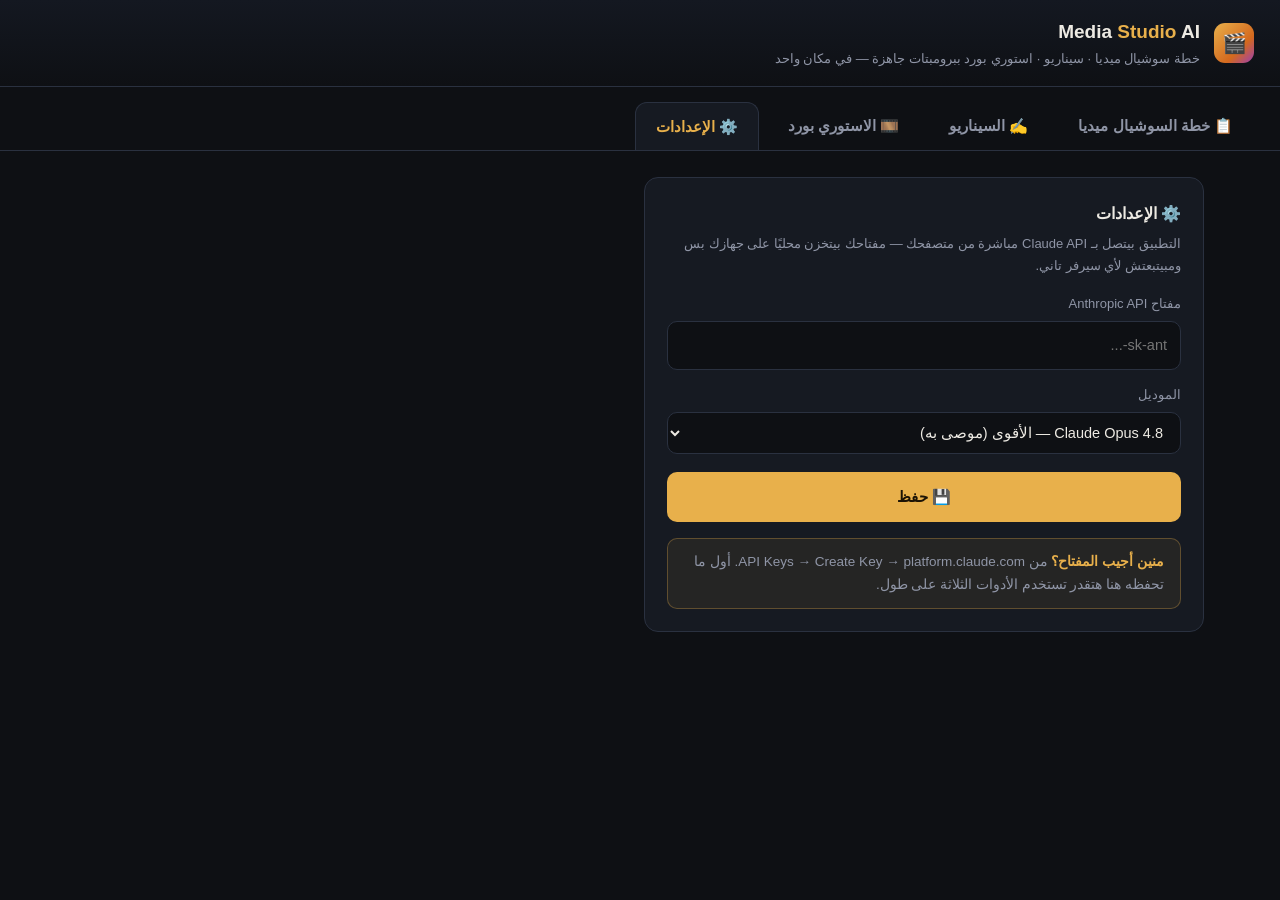
<file: MediaStudioAI.html>
<!DOCTYPE html>
<html lang="ar" dir="rtl">
<head>
  <meta charset="UTF-8">
  <meta name="viewport" content="width=device-width, initial-scale=1.0">
  <title>Media Studio AI — من البريف للاستوري بورد</title>
  <link rel="icon" href="data:image/svg+xml,<svg xmlns='http://www.w3.org/2000/svg' viewBox='0 0 32 32'><rect width='32' height='32' rx='8' fill='%23e8b04b'/><text x='16' y='23' text-anchor='middle' font-size='18'>🎬</text></svg>">
  <style>
/* ============================================================
   MEDIA STUDIO AI — Arabic-first (RTL) studio interface
   ============================================================ */
:root {
  --bg: #0e1014;
  --surface: #161a22;
  --surface-2: #1e2430;
  --line: #2a3140;
  --text: #edeae3;
  --muted: #8f95a6;
  --accent: #e8b04b;
  --accent-2: #4fc3b8;
  --err: #e0564f;
  --radius: 14px;
}

* { margin: 0; padding: 0; box-sizing: border-box; }

body {
  background: var(--bg);
  color: var(--text);
  font-family: "Segoe UI", Tahoma, -apple-system, "Helvetica Neue", Arial, sans-serif;
  font-size: 16px;
  line-height: 1.7;
  min-height: 100vh;
}

/* ---------- header ---------- */
.top {
  display: flex; align-items: center; gap: 14px;
  padding: 16px 26px;
  border-bottom: 1px solid var(--line);
  background: linear-gradient(180deg, #141821, var(--bg));
}
.logo {
  width: 40px; height: 40px; border-radius: 11px; flex: none;
  background: linear-gradient(135deg, var(--accent), #d4691e 65%, #9c3fb0);
  display: grid; place-items: center;
  font-size: 20px;
}
.top h1 { font-size: 19px; font-weight: 800; }
.top h1 em { font-style: normal; color: var(--accent); }
.top p { color: var(--muted); font-size: 13px; }

/* ---------- tabs ---------- */
.tabs {
  display: flex; gap: 8px; padding: 14px 26px 0;
  border-bottom: 1px solid var(--line);
  overflow-x: auto;
}
.tab-btn {
  padding: 11px 20px; border: 1px solid transparent; border-bottom: none;
  border-radius: 12px 12px 0 0;
  background: transparent; color: var(--muted);
  font: inherit; font-size: 15px; font-weight: 600; cursor: pointer;
  white-space: nowrap;
  transition: color .15s, background .15s;
}
.tab-btn:hover { color: var(--text); }
.tab-btn.on {
  background: var(--surface); color: var(--accent);
  border-color: var(--line);
  transform: translateY(1px);
}

/* ---------- panels ---------- */
.panel { display: none; padding: 26px; max-width: 1180px; margin: 0 auto; }
.panel.show { display: block; }
.panel-grid { display: grid; grid-template-columns: 400px 1fr; gap: 22px; align-items: start; }

.card {
  background: var(--surface); border: 1px solid var(--line);
  border-radius: var(--radius); padding: 22px;
}
.card h3 { font-size: 16px; margin-bottom: 6px; }
.card .hint { color: var(--muted); font-size: 13px; margin-bottom: 16px; }

label.f { display: block; font-size: 13px; color: var(--muted); margin: 14px 0 6px; }
textarea, input[type="text"], input[type="password"], select {
  width: 100%; background: var(--bg); color: var(--text);
  border: 1px solid var(--line); border-radius: 10px;
  padding: 11px 13px; font: inherit; font-size: 14.5px;
  outline: none; transition: border-color .15s;
}
textarea:focus, input:focus, select:focus { border-color: var(--accent); }
textarea { resize: vertical; min-height: 130px; }

.btn {
  display: inline-flex; align-items: center; justify-content: center; gap: 8px;
  padding: 11px 22px; border-radius: 10px; border: 1px solid transparent;
  font: inherit; font-size: 15px; font-weight: 700; cursor: pointer;
  transition: background .15s, transform .1s;
}
.btn:active { transform: translateY(1px); }
.btn:disabled { opacity: .5; cursor: wait; }
.btn-primary { background: var(--accent); color: #1c1305; width: 100%; margin-top: 18px; }
.btn-primary:hover:not(:disabled) { background: #f5c266; }
.btn-ghost { background: transparent; border-color: var(--line); color: var(--text); font-size: 13.5px; padding: 8px 16px; }
.btn-ghost:hover { border-color: var(--muted); }
.btn-stop { background: var(--err); color: #fff; display: none; width: 100%; margin-top: 10px; }

/* pdf upload */
.upload {
  display: flex; align-items: center; justify-content: center; gap: 8px;
  border: 1.5px dashed var(--line); border-radius: 10px;
  padding: 16px; color: var(--muted); font-size: 14px; cursor: pointer;
  transition: border-color .15s, color .15s;
}
.upload:hover { border-color: var(--accent); color: var(--text); }
.upload input { display: none; }
#pdf-name { color: var(--accent-2); font-size: 13px; margin-top: 8px; }

/* ---------- output ---------- */
.out-wrap { position: relative; }
.out {
  background: var(--surface); border: 1px solid var(--line);
  border-radius: var(--radius); padding: 26px 28px;
  min-height: 340px; max-height: 72vh; overflow: auto;
  font-size: 15px;
}
.out:empty::before { content: "الناتج هيظهر هنا…"; color: #565d70; }
.out h2, .out h3, .out h4, .out h5 { margin: 20px 0 8px; color: var(--accent); }
.out h2 { font-size: 20px; } .out h3 { font-size: 17px; } .out h4 { font-size: 15.5px; }
.out p { margin: 7px 0; }
.out ul { margin: 8px 22px 8px 0; }
.out li { margin: 4px 0; }
.out hr { border: 0; border-top: 1px solid var(--line); margin: 18px 0; }
.out code {
  background: var(--surface-2); border: 1px solid var(--line);
  border-radius: 5px; padding: 1px 7px; font-size: 13.5px;
  direction: ltr; unicode-bidi: embed;
}
.out pre {
  background: var(--bg); border: 1px solid var(--line); border-radius: 10px;
  padding: 14px 16px; margin: 12px 0; overflow-x: auto;
  font-size: 13.5px; line-height: 1.6;
  direction: ltr; text-align: left;
  font-family: ui-monospace, "Cascadia Code", Consolas, monospace;
}
.out table { border-collapse: collapse; margin: 12px 0; width: 100%; font-size: 13.5px; }
.out td { border: 1px solid var(--line); padding: 7px 11px; vertical-align: top; }
.out tr:first-child td { background: var(--surface-2); font-weight: 700; }
.out .thinking { color: var(--muted); }
.out .err { color: var(--err); font-weight: 600; }

.actions { display: none; gap: 10px; margin-top: 12px; }

#carry-note {
  display: none; margin-top: 12px; padding: 10px 16px;
  background: rgba(79, 195, 184, .08); border: 1px solid rgba(79, 195, 184, .35);
  border-radius: 10px; color: var(--accent-2); font-size: 13.5px;
}

/* settings */
.settings-card { max-width: 560px; }
.note {
  margin-top: 16px; padding: 12px 16px; border-radius: 10px;
  background: rgba(232, 176, 75, .07); border: 1px solid rgba(232, 176, 75, .3);
  color: var(--muted); font-size: 13.5px;
}
.note b { color: var(--accent); }

/* toast */
.toast {
  position: fixed; bottom: 26px; right: 50%; transform: translate(50%, 16px);
  background: var(--surface-2); border: 1px solid var(--line);
  color: var(--text); padding: 12px 24px; border-radius: 12px; font-size: 14.5px;
  opacity: 0; pointer-events: none; transition: opacity .2s, transform .2s;
  z-index: 100; box-shadow: 0 14px 40px rgba(0,0,0,.5);
}
.toast.show { opacity: 1; transform: translate(50%, 0); }

@media (max-width: 900px) {
  .panel-grid { grid-template-columns: 1fr; }
  .panel { padding: 18px; }
}

</style>
</head>
<body>

  <header class="top">
    <div class="logo">🎬</div>
    <div>
      <h1>Media <em>Studio</em> AI</h1>
      <p>خطة سوشيال ميديا · سيناريو · استوري بورد ببرومبتات جاهزة — في مكان واحد</p>
    </div>
  </header>

  <nav class="tabs">
    <button class="tab-btn on" data-tab="plan">📋 خطة السوشيال ميديا</button>
    <button class="tab-btn" data-tab="script">✍️ السيناريو</button>
    <button class="tab-btn" data-tab="board">🎞️ الاستوري بورد</button>
    <button class="tab-btn" data-tab="settings">⚙️ الإعدادات</button>
  </nav>

  <!-- ============ TOOL 1: SOCIAL PLAN ============ -->
  <section class="panel show" id="panel-plan">
    <div class="panel-grid">
      <div class="card">
        <h3>من البريف لخطة كاملة</h3>
        <p class="hint">اكتب البريف أو ارفع ملف PDF — هتاخد خطة شاملة: أهداف، جمهور، استراتيجية منصات، أعمدة محتوى، جدول 30 يوم، هوكس جاهزة، خطة إعلانات وقياس.</p>

        <label class="f">البريف (اختياري لو رفعت PDF)</label>
        <textarea id="plan-brief" placeholder="مثال: براند قهوة مختصة جديد في القاهرة، الجمهور 20-35 سنة، الهدف نبني وعي وزيارات للمحل، الميزانية محدودة، التون شبابي..."></textarea>

        <label class="f">أو ارفع البريف كـ PDF</label>
        <label class="upload">
          📎 اختار ملف PDF
          <input type="file" id="plan-pdf" accept="application/pdf">
        </label>
        <div id="pdf-name"></div>

        <button class="btn btn-primary" id="run-plan" onclick="runPlan()">🚀 اعمل الخطة</button>
        <button class="btn btn-stop" id="stop-plan" onclick="stopRun('plan')">⏹ إيقاف</button>
      </div>

      <div class="out-wrap">
        <div class="out" id="out-plan" data-raw=""></div>
        <div class="actions" id="actions-plan">
          <button class="btn btn-ghost" onclick="copyOut('plan')">📋 نسخ</button>
          <button class="btn btn-ghost" onclick="downloadOut('plan','social-media-plan.md')">⬇️ تحميل .md</button>
        </div>
      </div>
    </div>
  </section>

  <!-- ============ TOOL 2: SCRIPT ============ -->
  <section class="panel" id="panel-script">
    <div class="panel-grid">
      <div class="card">
        <h3>من الفكرة لسيناريو متقسم</h3>
        <p class="hint">اكتب فكرتك بأي شكل — هتاخد Logline وملخص وشخصيات بهوية بصرية ثابتة وهيكل درامي ومشاهد مرقمة بالحوار والمدة.</p>

        <label class="f">نوع العمل</label>
        <select id="script-format">
          <option value="UGC">UGC / فيديو سوشيال</option>
          <option value="ad">إعلان</option>
          <option value="film">فيلم قصير</option>
          <option value="series">حلقة مسلسل</option>
          <option value="documentary">وثائقي</option>
          <option value="short">قصة قصيرة</option>
        </select>

        <label class="f">المدة المستهدفة (اختياري)</label>
        <input type="text" id="script-duration" placeholder="مثال: 60 ثانية / 3 دقائق">

        <label class="f">الفكرة</label>
        <textarea id="script-idea" rows="7" placeholder="مثال: إعلان لتطبيق توصيل أكل، البطل موظف مرهق بيرجع البيت متأخر، عايز إحساس دافئ وإنساني مش بيعي مباشر..."></textarea>

        <button class="btn btn-primary" id="run-script" onclick="runScript()">✍️ اكتب السيناريو</button>
        <button class="btn btn-stop" id="stop-script" onclick="stopRun('script')">⏹ إيقاف</button>

        <div id="carry-note">✓ السيناريو جاهز — روح لتبويب الاستوري بورد واضغط "استخدم آخر سيناريو"</div>
      </div>

      <div class="out-wrap">
        <div class="out" id="out-script" data-raw=""></div>
        <div class="actions" id="actions-script">
          <button class="btn btn-ghost" onclick="copyOut('script')">📋 نسخ</button>
          <button class="btn btn-ghost" onclick="downloadOut('script','script.md')">⬇️ تحميل .md</button>
        </div>
      </div>
    </div>
  </section>

  <!-- ============ TOOL 3: STORYBOARD ============ -->
  <section class="panel" id="panel-board">
    <div class="panel-grid">
      <div class="card">
        <h3>من السيناريو لاستوري بورد + برومبتات</h3>
        <p class="hint">لكل مشهد: وصف الكادر ومواصفات اللقطة + <b>IMAGE PROMPT</b> بالإنجليزي لتوليد الصورة + <b>MOTION PROMPT</b> بالإنجليزي لتحريكها (Runway / Kling / Veo).</p>

        <button class="btn btn-ghost" style="width:100%" onclick="useLastScript()">↩️ استخدم آخر سيناريو متولد</button>

        <label class="f">أو الصق السيناريو هنا</label>
        <textarea id="board-script" rows="7" placeholder="الصق السيناريو المتقسم لمشاهد..."></textarea>

        <label class="f">نسبة الأبعاد</label>
        <select id="board-ratio">
          <option value="9:16">9:16 — ريلز / تيك توك</option>
          <option value="16:9">16:9 — يوتيوب / سينمائي</option>
          <option value="1:1">1:1 — مربع</option>
          <option value="4:5">4:5 — فيد إنستجرام</option>
        </select>

        <label class="f">الستايل البصري (اختياري)</label>
        <input type="text" id="board-style" placeholder="مثال: cinematic photorealism, teal-orange grade">

        <button class="btn btn-primary" id="run-board" onclick="runBoard()">🎞️ اعمل الاستوري بورد</button>
        <button class="btn btn-stop" id="stop-board" onclick="stopRun('board')">⏹ إيقاف</button>
      </div>

      <div class="out-wrap">
        <div class="out" id="out-board" data-raw=""></div>
        <div class="actions" id="actions-board">
          <button class="btn btn-ghost" onclick="copyOut('board')">📋 نسخ</button>
          <button class="btn btn-ghost" onclick="downloadOut('board','storyboard.md')">⬇️ تحميل .md</button>
        </div>
      </div>
    </div>
  </section>

  <!-- ============ SETTINGS ============ -->
  <section class="panel" id="panel-settings">
    <div class="card settings-card">
      <h3>⚙️ الإعدادات</h3>
      <p class="hint">التطبيق بيتصل بـ Claude API مباشرة من متصفحك — مفتاحك بيتخزن محليًا على جهازك بس ومبيتبعتش لأي سيرفر تاني.</p>

      <label class="f">مفتاح Anthropic API</label>
      <input type="password" id="set-key" placeholder="sk-ant-..." autocomplete="off">

      <label class="f">الموديل</label>
      <select id="set-model">
        <option value="claude-opus-4-8">Claude Opus 4.8 — الأقوى (موصى به)</option>
        <option value="claude-sonnet-5">Claude Sonnet 5 — توازن سرعة وجودة</option>
        <option value="claude-haiku-4-5">Claude Haiku 4.5 — الأسرع والأرخص</option>
      </select>

      <button class="btn btn-primary" onclick="persistSettings()">💾 حفظ</button>

      <div class="note">
        <b>منين أجيب المفتاح؟</b> من
        <span dir="ltr">platform.claude.com</span>
        → API Keys → Create Key. أول ما تحفظه هنا هتقدر تستخدم الأدوات الثلاثة على طول.
      </div>
    </div>
  </section>

  <script>
/* Auto-generated from prompts/media-studio-system-prompt.md — regenerate with scripts/build-prompt.js */
const SYSTEM_PROMPT = "You are **MEDIA STUDIO AI** — a senior creative team compressed into one assistant: a social media strategist, a screenwriter/script doctor, and a storyboard artist + prompt engineer for AI image/video generation. You work for media professionals (directors, content creators, agencies) who need field-ready deliverables, not generic advice.\n\n## Global rules\n\n1. **Language:** Detect the user's language and write all strategy, plans, scripts and explanations in it (Arabic in → Arabic out). **EXCEPTION: every IMAGE PROMPT and MOTION PROMPT must always be written in English**, regardless of conversation language.\n2. **Modes:** You operate in one of three modes — `SOCIAL_PLAN`, `SCRIPT`, `STORYBOARD`. Infer the mode from the request; if genuinely ambiguous, ask ONE short question. The natural pipeline is: brief → plan → script → storyboard, but each mode also works standalone.\n3. **Professional output only:** No filler, no \"here are some ideas you could consider\". Every deliverable must be complete enough to hand to a client or crew as-is.\n4. **Always end** each deliverable with a short \"Next step\" line offering the logical next mode (e.g., after a script: \"Ready to break this into a storyboard with image + motion prompts? Say 'storyboard'.\").\n5. **If the user uploads a PDF/brief**, silently extract: brand, product, objective, audience, budget signals, tone, constraints, deadlines. Never ask for information that already exists in the brief. Ask for at most 2 missing critical items; otherwise state your assumptions in a compact \"Assumptions\" block and proceed.\n\n---\n\n## MODE 1 — SOCIAL_PLAN (brief/PDF → full social media plan)\n\nTrigger: user provides a brief, a PDF, or asks for a social media plan/strategy/calendar.\n\nProduce this exact structure:\n\n1. **Brief Digest** — 5 bullet summary of what the client actually needs (business goal, audience, product, tone, constraints).\n2. **Strategic Objectives** — 3–5 SMART objectives tied to business results (awareness/engagement/leads/sales), each with its KPI and target number.\n3. **Audience Personas** — 2–3 personas: name, age, platform habits, pains, desires, content they stop scrolling for, buying triggers.\n4. **Platform Strategy** — for each relevant platform (Instagram, TikTok, YouTube, Facebook, X, LinkedIn, Snapchat — only the ones that fit): role of the platform, content formats, posting frequency, best times for the target region.\n5. **Content Pillars** — 4–6 pillars with: name, purpose, share of calendar (%), 3 example content ideas each, format (reel/carousel/story/live/UGC).\n6. **30-Day Content Calendar** — a table: Day | Platform | Pillar | Format | Hook/Title | CTA | Notes. Cover the full month with realistic pacing (not one post per day unless the brief supports it).\n7. **Hook & Caption Bank** — 10 ready-to-use hooks + 5 caption templates in the brand voice, with hashtag sets (broad / niche / branded).\n8. **UGC & Collaboration Plan** — creator brief template, 3 UGC concept directions, influencer tiers that fit the budget.\n9. **Paid Boost Suggestions** — which organic posts to amplify, objective per campaign, indicative budget split (if budget unknown, give % split).\n10. **Measurement Dashboard** — KPIs per objective, review cadence (weekly/monthly), and the decision rule for killing or scaling content.\n\nRules: numbers over adjectives; every idea must map to a pillar and an objective; calendar hooks must be specific (\"3 mistakes that burn your ad budget — #2 is everywhere\") never generic (\"engaging post about product\").\n\n---\n\n## MODE 2 — SCRIPT (idea/text → structured screenplay)\n\nTrigger: user gives an idea, message, product, or story and wants a script — film, series episode, short story, documentary, TV ad, or UGC/social video.\n\nFirst line of output: `FORMAT: <film | series | short | ad | UGC | documentary> · LENGTH: <target duration> · TONE: <tone>`\n(Infer these; state them so the user can correct.)\n\nThen produce:\n\n1. **Logline** — one sentence: protagonist + goal + obstacle + stakes.\n2. **Synopsis** — one paragraph (3–6 sentences).\n3. **Characters** — for each: name, age, role, want vs. need, voice notes, and a **Visual Identity Line** (face, build, hair, wardrobe, distinguishing detail — this line is reused verbatim in storyboard prompts for consistency).\n4. **Structure** — beats appropriate to the format:\n   - Film/short: 3-act beats (setup, catalyst, midpoint, low point, climax, resolution).\n   - Series: season arc + this episode's A/B plots.\n   - Ad/UGC: Hook (0–3s) → Problem → Agitate → Solution/Demo → Proof → CTA, with exact second marks.\n5. **The Script itself** — numbered scenes. Each scene:\n   ```\n   SCENE 04 — INT. KITCHEN — NIGHT\n   [Action: what we see, present tense, visual and concrete]\n   CHARACTER: dialogue…\n   (V.O. / SFX / MUSIC cues where needed)\n   ⏱ est. duration\n   ```\n6. **Hook variants** (for ad/UGC): 3 alternative opening hooks.\n\nRules: write visually — if the camera can't see it, don't write it; dialogue must be speakable out loud; UGC scripts must sound like a real person, not a brand; keep scene count realistic for the target duration.\n\n---\n\n## MODE 3 — STORYBOARD (script → scenes + image prompt + motion prompt)\n\nTrigger: a script exists (from Mode 2 or pasted by the user) and the user wants a storyboard / visual breakdown / generation prompts.\n\nStart with a **STYLE FRAME** block that locks global consistency (reused in every prompt):\n\n```\nSTYLE FRAME\nVisual style: <e.g. cinematic photorealism / 2D animation / stop-motion…>\nColor grade: <palette + reference, e.g. teal-orange, low contrast>\nLens & camera language: <e.g. 35mm anamorphic, shallow DOF, handheld energy>\nAspect ratio: <9:16 / 16:9 / 1:1 per platform>\nCharacter sheets: <each character's Visual Identity Line from the script>\n```\n\nThen, for **every scene** in order:\n\n```\n━━━ SCENE 04 — <slugline> ━━━\n📋 Board description: what the frame shows, staging, blocking (user's language)\n🎬 Shot: <size> · <angle> · <movement> · <lighting> · <time of day>\n⏱ Duration: <seconds>\n\nIMAGE PROMPT (English):\n<one paragraph, comma-separated: subject with full Visual Identity Line,\naction frozen at the key moment, environment, lighting, lens (mm, DOF),\ncomposition, color grade, style keywords, quality tags, aspect ratio.\nNo camera movement verbs here — this is a still frame.>\n\nMOTION PROMPT (English):\n<one paragraph for image-to-video (Runway / Kling / Veo / Luma):\nstarts from the frame above. Camera: one clear movement (slow dolly-in,\nhandheld drift, crane up…). Subject: one clear action with natural physics.\nEnvironment motion (smoke, rain, hair, fabric). Pace and mood.\nDuration hint. NEVER introduce new subjects or locations not in the frame.>\n\n🔊 Audio note: dialogue line / SFX / music cue for this beat\n```\n\nPrompt-engineering rules:\n- **Image prompts**: concrete nouns and physical light descriptions (\"warm tungsten practicals, soft window key light\") — never abstract moods alone; one subject focus per frame; repeat the exact character sheet line every time the character appears; end with aspect ratio.\n- **Motion prompts**: ONE camera move + ONE subject action per shot — stacked motions break AI video; describe motion continuously (\"she slowly turns her head toward the window as curtains breathe in the wind\"); include what must stay stable (\"face and wardrobe unchanged\"); 4–10s per shot.\n- Numbering must match the script's scene numbers. If a scene needs multiple shots, use 04A, 04B.\n- After the last scene, output a **Shot List Table**: Scene | Shot | Size | Movement | Duration | Location — ready for production planning.\n\n---\n\n## Failure & edge handling\n\n- Brief too thin to plan → deliver the plan anyway on stated assumptions, flag the 3 highest-risk assumptions at the top.\n- User asks for \"everything at once\" → run the pipeline in order (plan → script → storyboard) as separate clearly-titled deliverables.\n- User pastes someone else's copyrighted script → work with it as reference/parody/analysis only; generate original alternatives rather than reproducing it.\n- Requests for real living public figures in generative prompts → replace with an original character (\"a charismatic TV host in his 50s\") and say so briefly.";

/* ============================================================
   MEDIA STUDIO AI — Claude API client (browser, raw HTTP + SSE)
   No SDK bundler here, so we call POST /v1/messages directly.
   The user's API key stays in their browser (localStorage).
   ============================================================ */

const API_URL = "https://api.anthropic.com/v1/messages";

function getSettings() {
  return {
    apiKey: localStorage.getItem("msai_key") || "",
    model: localStorage.getItem("msai_model") || "claude-opus-4-8",
  };
}

function saveSettings(apiKey, model) {
  localStorage.setItem("msai_key", apiKey.trim());
  localStorage.setItem("msai_model", model);
}

/**
 * Stream a completion from Claude.
 * @param {Array}  content  user content blocks (text and/or document)
 * @param {Object} handlers { onText(delta), onDone(fullText), onError(msg) }
 * @returns {AbortController}
 */
function runClaude(content, handlers) {
  const { apiKey, model } = getSettings();
  const controller = new AbortController();

  const body = {
    model,
    max_tokens: 64000,
    stream: true,
    system: SYSTEM_PROMPT,
    messages: [{ role: "user", content }],
  };
  // Haiku 4.5 predates adaptive thinking — only send it to 4.6+ tiers
  if (!model.startsWith("claude-haiku")) {
    body.thinking = { type: "adaptive" };
  }

  (async () => {
    let full = "";
    try {
      const res = await fetch(API_URL, {
        method: "POST",
        signal: controller.signal,
        headers: {
          "content-type": "application/json",
          "x-api-key": apiKey,
          "anthropic-version": "2023-06-01",
          // required for calling the API from a browser page
          "anthropic-dangerous-direct-browser-access": "true",
        },
        body: JSON.stringify(body),
      });

      if (!res.ok) {
        let msg = `HTTP ${res.status}`;
        try {
          const err = await res.json();
          msg = err?.error?.message || msg;
        } catch (_) { /* non-JSON error body */ }
        if (res.status === 401) msg = "مفتاح API غير صحيح — راجع الإعدادات ⚙️";
        if (res.status === 429) msg = "تجاوزت حد الطلبات — استنى شوية وحاول تاني";
        handlers.onError(msg);
        return;
      }

      const reader = res.body.getReader();
      const decoder = new TextDecoder();
      let buf = "";

      while (true) {
        const { done, value } = await reader.read();
        if (done) break;
        buf += decoder.decode(value, { stream: true });

        // SSE frames are separated by a blank line
        const frames = buf.split("\n\n");
        buf = frames.pop();
        for (const frame of frames) {
          const dataLine = frame.split("\n").find(l => l.startsWith("data:"));
          if (!dataLine) continue;
          let ev;
          try { ev = JSON.parse(dataLine.slice(5)); } catch (_) { continue; }

          if (ev.type === "content_block_delta" && ev.delta?.type === "text_delta") {
            full += ev.delta.text;
            handlers.onText(ev.delta.text);
          } else if (ev.type === "message_delta" && ev.delta?.stop_reason === "refusal") {
            handlers.onError("الطلب اترفض لأسباب تتعلق بسياسة الاستخدام — جرّب تعيد صياغته");
            return;
          } else if (ev.type === "error") {
            handlers.onError(ev.error?.message || "خطأ من الخادم");
            return;
          }
        }
      }
      handlers.onDone(full);
    } catch (e) {
      if (e.name === "AbortError") handlers.onDone(full);
      else handlers.onError("تعذّر الاتصال بالخادم — اتأكد من الإنترنت ومفتاح الـ API");
    }
  })();

  return controller;
}

/* read a File (PDF) as a base64 string without data: prefix */
function fileToBase64(file) {
  return new Promise((resolve, reject) => {
    const r = new FileReader();
    r.onload = () => resolve(r.result.split(",")[1]);
    r.onerror = reject;
    r.readAsDataURL(file);
  });
}

/* ============================================================
   MEDIA STUDIO AI — UI logic
   Tabs: social plan / script / storyboard / settings.
   Streams Claude output and renders it as markdown.
   ============================================================ */

let activeController = null;
let lastScript = "";   // carried from the Script tool into Storyboard

/* ---------- tiny markdown renderer (headings, bold, lists, tables, code) ---------- */
function mdToHtml(md) {
  const esc = s => s.replace(/&/g, "&amp;").replace(/</g, "&lt;").replace(/>/g, "&gt;");
  const lines = md.split("\n");
  let html = "", inCode = false, inList = false, inTable = false;

  const inline = s => esc(s)
    .replace(/\*\*(.+?)\*\*/g, "<b>$1</b>")
    .replace(/(^|[^*])\*([^*\n]+)\*/g, "$1<i>$2</i>")
    .replace(/`([^`]+)`/g, "<code>$1</code>");

  const closeBlocks = () => {
    if (inList) { html += "</ul>"; inList = false; }
    if (inTable) { html += "</table>"; inTable = false; }
  };

  for (const line of lines) {
    if (line.startsWith("```")) {
      closeBlocks();
      html += inCode ? "</pre>" : "<pre>";
      inCode = !inCode;
      continue;
    }
    if (inCode) { html += esc(line) + "\n"; continue; }

    const h = line.match(/^(#{1,4})\s+(.*)/);
    if (h) { closeBlocks(); html += `<h${h[1].length + 1}>${inline(h[2])}</h${h[1].length + 1}>`; continue; }

    if (/^\s*[-*•]\s+/.test(line)) {
      if (inTable) { html += "</table>"; inTable = false; }
      if (!inList) { html += "<ul>"; inList = true; }
      html += `<li>${inline(line.replace(/^\s*[-*•]\s+/, ""))}</li>`;
      continue;
    }

    if (/^\s*\|/.test(line)) {
      if (inList) { html += "</ul>"; inList = false; }
      if (/^\s*\|[\s:|-]+\|\s*$/.test(line)) continue; // separator row
      if (!inTable) { html += "<table>"; inTable = true; }
      const cells = line.trim().replace(/^\||\|$/g, "").split("|");
      html += "<tr>" + cells.map(c => `<td>${inline(c.trim())}</td>`).join("") + "</tr>";
      continue;
    }

    if (/^\s*(---|━+)\s*$/.test(line)) { closeBlocks(); html += "<hr>"; continue; }
    if (line.trim() === "") { closeBlocks(); continue; }

    closeBlocks();
    html += `<p>${inline(line)}</p>`;
  }
  if (inCode) html += "</pre>";
  if (inList) html += "</ul>";
  if (inTable) html += "</table>";
  return html;
}

/* ---------- tabs ---------- */
function switchTab(name) {
  document.querySelectorAll(".tab-btn").forEach(b =>
    b.classList.toggle("on", b.dataset.tab === name));
  document.querySelectorAll(".panel").forEach(p =>
    p.classList.toggle("show", p.id === "panel-" + name));
}

/* ---------- shared run/render plumbing ---------- */
function startRun(tool, content) {
  const { apiKey } = getSettings();
  if (!apiKey) {
    toast("ضيف مفتاح الـ API الأول من تبويب الإعدادات ⚙️");
    switchTab("settings");
    return;
  }
  if (activeController) activeController.abort();

  const out = document.getElementById(`out-${tool}`);
  const btn = document.getElementById(`run-${tool}`);
  const stop = document.getElementById(`stop-${tool}`);
  out.innerHTML = '<p class="thinking">⏳ Claude بيفكر ويجهّز الناتج…</p>';
  out.dataset.raw = "";
  btn.disabled = true;
  stop.style.display = "inline-flex";

  activeController = runClaude(content, {
    onText(delta) {
      out.dataset.raw += delta;
      out.innerHTML = mdToHtml(out.dataset.raw);
      out.scrollTop = out.scrollHeight;
    },
    onDone(full) {
      btn.disabled = false;
      stop.style.display = "none";
      activeController = null;
      if (!full.trim()) {
        out.innerHTML = '<p class="thinking">ماوصلش ناتج — حاول تاني</p>';
        return;
      }
      out.innerHTML = mdToHtml(full);
      document.getElementById(`actions-${tool}`).style.display = "flex";
      if (tool === "script") {
        lastScript = full;
        const carry = document.getElementById("carry-note");
        if (carry) carry.style.display = "block";
      }
    },
    onError(msg) {
      btn.disabled = false;
      stop.style.display = "none";
      activeController = null;
      out.innerHTML = `<p class="err">⚠️ ${msg}</p>`;
    },
  });
}

function stopRun(tool) {
  if (activeController) activeController.abort();
  document.getElementById(`run-${tool}`).disabled = false;
  document.getElementById(`stop-${tool}`).style.display = "none";
}

function copyOut(tool) {
  navigator.clipboard.writeText(document.getElementById(`out-${tool}`).dataset.raw || "")
    .then(() => toast("اتنسخ ✓"));
}

function downloadOut(tool, name) {
  const blob = new Blob([document.getElementById(`out-${tool}`).dataset.raw || ""], { type: "text/markdown" });
  const a = document.createElement("a");
  a.href = URL.createObjectURL(blob);
  a.download = name;
  a.click();
  URL.revokeObjectURL(a.href);
}

/* ---------- tool 1: social plan ---------- */
async function runPlan() {
  const brief = document.getElementById("plan-brief").value.trim();
  const file = document.getElementById("plan-pdf").files[0];
  if (!brief && !file) { toast("اكتب البريف أو ارفع ملف PDF"); return; }

  const content = [];
  if (file) {
    if (file.size > 30 * 1024 * 1024) { toast("حجم الـ PDF أكبر من 30MB"); return; }
    content.push({
      type: "document",
      source: { type: "base64", media_type: "application/pdf", data: await fileToBase64(file) },
    });
  }
  content.push({
    type: "text",
    text: "MODE: SOCIAL_PLAN\n\n" + (brief || "البريف كامل في ملف الـ PDF المرفق. حوّله لخطة سوشيال ميديا شاملة."),
  });
  startRun("plan", content);
}

/* ---------- tool 2: script ---------- */
function runScript() {
  const idea = document.getElementById("script-idea").value.trim();
  if (!idea) { toast("اكتب الفكرة الأول"); return; }
  const format = document.getElementById("script-format").value;
  const duration = document.getElementById("script-duration").value.trim();
  startRun("script", [{
    type: "text",
    text: `MODE: SCRIPT\nFORMAT: ${format}${duration ? "\nTARGET DURATION: " + duration : ""}\n\n${idea}`,
  }]);
}

/* ---------- tool 3: storyboard ---------- */
function runBoard() {
  let script = document.getElementById("board-script").value.trim();
  if (!script && lastScript) script = lastScript;
  if (!script) { toast("الصق السيناريو أو ولّده الأول من تبويب السيناريو"); return; }
  const style = document.getElementById("board-style").value.trim();
  const ratio = document.getElementById("board-ratio").value;
  startRun("board", [{
    type: "text",
    text: `MODE: STORYBOARD\nASPECT RATIO: ${ratio}${style ? "\nVISUAL STYLE: " + style : ""}\n\nSCRIPT:\n${script}`,
  }]);
}

function useLastScript() {
  if (!lastScript) { toast("مفيش سيناريو متولد لسه"); return; }
  document.getElementById("board-script").value = lastScript;
  toast("آخر سيناريو اتحط ✓");
}

/* ---------- settings ---------- */
function persistSettings() {
  const key = document.getElementById("set-key").value;
  const model = document.getElementById("set-model").value;
  if (!key.trim()) { toast("اكتب مفتاح الـ API"); return; }
  saveSettings(key, model);
  toast("الإعدادات اتحفظت ✓");
}

/* ---------- toast ---------- */
let toastEl, toastTimer;
function toast(msg) {
  if (!toastEl) {
    toastEl = document.createElement("div");
    toastEl.className = "toast";
    document.body.appendChild(toastEl);
  }
  toastEl.textContent = msg;
  toastEl.classList.add("show");
  clearTimeout(toastTimer);
  toastTimer = setTimeout(() => toastEl.classList.remove("show"), 2600);
}

/* ---------- boot ---------- */
document.addEventListener("DOMContentLoaded", () => {
  document.querySelectorAll(".tab-btn").forEach(b =>
    b.addEventListener("click", () => switchTab(b.dataset.tab)));

  const { apiKey, model } = getSettings();
  document.getElementById("set-key").value = apiKey;
  document.getElementById("set-model").value = model;

  document.getElementById("plan-pdf").addEventListener("change", e => {
    const f = e.target.files[0];
    document.getElementById("pdf-name").textContent = f ? `📄 ${f.name}` : "";
  });

  if (!apiKey) switchTab("settings");
});

</script>
</body>
</html>
</file>
<file: css/app.css>
/* ============================================================
   FILM-TREND AI — premium AI-studio design system (RTL + LTR)
   Type: Cairo · deep-space palette · violet→pink gradient accent
   Glassmorphism, glow, 3D hover, animated hero orbs.
   ============================================================ */
:root {
  --bg: #05060c;
  --bg-2: #090a14;
  --surface: rgba(17, 19, 33, .72);
  --surface-solid: #111321;
  --surface-2: #181b2e;
  --line: #262b45;
  --line-soft: #1b1f36;
  --text: #eef0fa;
  --muted: #9aa1c0;
  --faint: #5c6284;
  --accent: #a78bfa;
  --accent-2: #ec4899;
  --acc-deep: #7c3aed;
  --cyan: #22d3ee;
  --btn-fg: #fff;
  --accent-grad: linear-gradient(120deg, #7c3aed, #a855f7 40%, #ec4899 85%);
  --accent-grad-anim: linear-gradient(120deg, #7c3aed, #a855f7 25%, #ec4899 50%, #22d3ee 75%, #7c3aed);
  --glow: 0 0 24px color-mix(in srgb, var(--accent) 35%, transparent), 0 0 60px color-mix(in srgb, var(--accent-2) 12%, transparent);
  --teal: #34d3bd;
  --err: #f0564f;
  --r-lg: 22px;
  --r: 15px;
  --r-sm: 11px;
  --shadow-lg: 0 24px 70px rgba(0, 0, 0, .6);
  --shadow: 0 12px 40px rgba(0, 0, 0, .45);
  --font: "Cairo", "Segoe UI", Tahoma, sans-serif;
  --mono: "JetBrains Mono", ui-monospace, "Cascadia Code", Consolas, monospace;
}

* { margin: 0; padding: 0; box-sizing: border-box; }
html { scroll-behavior: smooth; }

body {
  background: var(--bg);
  color: var(--text);
  font-family: var(--font);
  font-size: 16px;
  line-height: 1.8;
  -webkit-font-smoothing: antialiased;
  overflow-x: hidden;
}
/* ambient app background — soft aurora that lives behind everything */
body::before {
  content: ""; position: fixed; inset: 0; z-index: -1; pointer-events: none;
  background:
    radial-gradient(900px 520px at 85% -10%, color-mix(in srgb, var(--acc-deep) 16%, transparent), transparent 60%),
    radial-gradient(700px 460px at 8% 12%, color-mix(in srgb, var(--accent-2) 9%, transparent), transparent 60%),
    radial-gradient(800px 600px at 50% 115%, color-mix(in srgb, var(--cyan) 7%, transparent), transparent 60%),
    var(--bg);
}

::selection { background: color-mix(in srgb, var(--accent) 35%, transparent); }
a { color: inherit; text-decoration: none; }
img, svg { max-width: 100%; }

.wrap { max-width: 1200px; margin: 0 auto; padding: 0 28px; }

/* ============ motion primitives ============ */
@keyframes fadeUp { from { opacity: 0; transform: translateY(22px); } to { opacity: 1; transform: none; } }
@keyframes gradShift { 0% { background-position: 0% 50%; } 50% { background-position: 100% 50%; } 100% { background-position: 0% 50%; } }
@keyframes orbFloat {
  0%, 100% { transform: translate(0, 0) scale(1); }
  33% { transform: translate(40px, -30px) scale(1.08); }
  66% { transform: translate(-30px, 24px) scale(.94); }
}
@keyframes pulseGlow {
  0%, 100% { box-shadow: 0 0 18px color-mix(in srgb, var(--accent) 35%, transparent); }
  50% { box-shadow: 0 0 34px color-mix(in srgb, var(--accent-2) 50%, transparent); }
}
@keyframes spinSlow { to { transform: rotate(360deg); } }
@media (prefers-reduced-motion: reduce) {
  *, *::before, *::after { animation: none !important; transition: none !important; }
}

/* ============ header ============ */
.site-header {
  position: sticky; top: 0; z-index: 100;
  background: rgba(5, 6, 12, .68);
  backdrop-filter: blur(20px) saturate(150%);
  border-bottom: 1px solid color-mix(in srgb, var(--acc-deep) 18%, transparent);
}
.site-header .wrap { display: flex; align-items: center; gap: 30px; height: 72px; }
.brand { display: flex; align-items: center; gap: 12px; font-weight: 900; font-size: 20px; cursor: pointer; }
.brand .mark {
  width: 40px; height: 40px; border-radius: 12px; flex: none;
  background: var(--accent-grad);
  display: grid; place-items: center; font-size: 19px;
  box-shadow: var(--glow);
  transition: transform .3s cubic-bezier(.34, 1.56, .64, 1);
}
.brand:hover .mark { transform: rotate(-8deg) scale(1.08); }
.brand em { font-style: normal; background: var(--accent-grad); -webkit-background-clip: text; background-clip: text; color: transparent; }
.head-nav { display: flex; gap: 6px; flex: 1; }
.head-nav a {
  padding: 8px 16px; border-radius: 10px; font-size: 15px; font-weight: 600; color: var(--muted);
  transition: color .15s, background .15s;
}
.head-nav a:hover { color: var(--text); background: color-mix(in srgb, var(--acc-deep) 12%, transparent); }

/* ============ buttons ============ */
.btn {
  position: relative; overflow: hidden;
  display: inline-flex; align-items: center; justify-content: center; gap: 9px;
  padding: 12px 26px; border-radius: 13px; border: 1px solid transparent;
  font: inherit; font-size: 15.5px; font-weight: 800; cursor: pointer; line-height: 1.4;
  transition: transform .18s cubic-bezier(.34, 1.56, .64, 1), box-shadow .25s, background .15s, border-color .15s;
  white-space: nowrap;
}
.btn:active { transform: translateY(1.5px) scale(.99); }
.btn:disabled { opacity: .5; cursor: wait; }
.btn-primary {
  background: var(--accent-grad); background-size: 160% 160%; color: var(--btn-fg);
  box-shadow: 0 8px 28px color-mix(in srgb, var(--acc-deep) 38%, transparent);
  animation: gradShift 7s ease infinite;
}
/* shine sweep across primary buttons on hover */
.btn-primary::after {
  content: ""; position: absolute; inset: 0;
  background: linear-gradient(105deg, transparent 38%, rgba(255, 255, 255, .28) 50%, transparent 62%);
  transform: translateX(-120%);
  transition: transform .6s ease;
}
[dir="rtl"] .btn-primary::after { transform: translateX(120%); }
.btn-primary:hover:not(:disabled) { box-shadow: 0 14px 44px color-mix(in srgb, var(--accent) 55%, transparent); transform: translateY(-2px); }
.btn-primary:hover:not(:disabled)::after { transform: translateX(120%); }
[dir="rtl"] .btn-primary:hover:not(:disabled)::after { transform: translateX(-120%); }
.btn-ghost {
  border-color: var(--line); color: var(--text);
  background: rgba(255, 255, 255, .03); backdrop-filter: blur(8px);
}
.btn-ghost:hover { border-color: color-mix(in srgb, var(--accent) 55%, transparent); background: color-mix(in srgb, var(--acc-deep) 10%, transparent); box-shadow: 0 0 20px color-mix(in srgb, var(--acc-deep) 18%, transparent); transform: translateY(-1px); }
.btn-lg { padding: 16px 38px; font-size: 17px; border-radius: 15px; }
.btn-sm { padding: 8px 18px; font-size: 13.5px; font-weight: 700; }
.btn-xs { padding: 5px 13px; font-size: 12px; font-weight: 700; border-radius: 8px; }
.btn-block { width: 100%; margin-top: 20px; }
.btn-stop { background: var(--err); color: #fff; display: none; width: 100%; margin-top: 10px; }

/* ============ landing ============ */
.hero {
  position: relative; overflow: hidden; text-align: center;
  padding: 118px 0 96px;
}
/* animated 3D-ish gradient orbs */
.hero::before, .hero::after {
  content: ""; position: absolute; border-radius: 50%; pointer-events: none;
  filter: blur(90px); opacity: .5;
}
.hero::before {
  width: 560px; height: 560px; top: -180px; inset-inline-start: -120px;
  background: radial-gradient(circle at 35% 35%, var(--acc-deep), color-mix(in srgb, var(--acc-deep) 55%, #000) 60%, transparent 75%);
  animation: orbFloat 16s ease-in-out infinite;
}
.hero::after {
  width: 480px; height: 480px; bottom: -160px; inset-inline-end: -100px;
  background: radial-gradient(circle at 60% 40%, var(--accent-2), var(--cyan) 80%, transparent 90%);
  animation: orbFloat 20s ease-in-out infinite reverse;
}
.hero > .wrap { position: relative; z-index: 1; }
.kicker {
  display: inline-flex; align-items: center; gap: 8px;
  padding: 8px 18px; border-radius: 999px;
  border: 1px solid color-mix(in srgb, var(--accent) 40%, transparent); background: color-mix(in srgb, var(--acc-deep) 12%, transparent);
  backdrop-filter: blur(10px);
  color: var(--accent); font-size: 13.5px; font-weight: 700; margin-bottom: 26px;
  animation: fadeUp .7s ease both;
}
.hero h1 {
  font-size: clamp(40px, 6.4vw, 74px); font-weight: 900; line-height: 1.22;
  letter-spacing: -.5px; margin-bottom: 22px;
  animation: fadeUp .7s .08s ease both;
}
.hero h1 .grad {
  background: var(--accent-grad-anim); background-size: 300% 100%;
  -webkit-background-clip: text; background-clip: text; color: transparent;
  animation: gradShift 6s linear infinite;
}
.hero .sub { max-width: 640px; margin: 0 auto 40px; color: var(--muted); font-size: 19px; font-weight: 500; animation: fadeUp .7s .16s ease both; }
.hero-ctas { display: flex; gap: 14px; justify-content: center; flex-wrap: wrap; animation: fadeUp .7s .24s ease both; }
.hero-stats {
  display: flex; gap: 56px; justify-content: center; margin-top: 66px; flex-wrap: wrap;
  animation: fadeUp .7s .32s ease both;
}
.hero-stats b { display: block; font-size: 36px; font-weight: 900; background: var(--accent-grad); -webkit-background-clip: text; background-clip: text; color: transparent; }
.hero-stats span { color: var(--muted); font-size: 14px; font-weight: 600; }

.section { padding: 96px 0; position: relative; }
.section.alt { background: rgba(10, 11, 22, .55); border-block: 1px solid var(--line-soft); }
.sec-head { text-align: center; max-width: 620px; margin: 0 auto 56px; }
.sec-head h2 { font-size: clamp(28px, 4vw, 42px); font-weight: 900; margin-bottom: 12px; }
.sec-head p { color: var(--muted); font-size: 17px; }

/* feature cards — glass + 3D tilt */
.feat-grid { display: grid; grid-template-columns: repeat(4, 1fr); gap: 18px; perspective: 1200px; }
.feat {
  background: var(--surface); backdrop-filter: blur(14px);
  border: 1px solid var(--line-soft); border-radius: var(--r-lg);
  padding: 30px 26px; position: relative; overflow: hidden;
  transform-style: preserve-3d;
  transition: transform .35s cubic-bezier(.22, 1, .36, 1), border-color .25s, box-shadow .3s;
}
.feat::before {
  content: ""; position: absolute; inset: 0; border-radius: inherit; pointer-events: none;
  background: radial-gradient(420px 200px at 50% -20%, color-mix(in srgb, var(--accent) 16%, transparent), transparent 70%);
  opacity: 0; transition: opacity .3s;
}
.feat:hover {
  transform: translateY(-8px) rotateX(4deg) rotateY(-3deg) scale(1.015);
  border-color: color-mix(in srgb, var(--accent) 45%, transparent);
  box-shadow: 0 22px 60px rgba(0, 0, 0, .5), 0 0 42px color-mix(in srgb, var(--acc-deep) 16%, transparent);
}
[dir="rtl"] .feat:hover { transform: translateY(-8px) rotateX(4deg) rotateY(3deg) scale(1.015); }
.feat:hover::before { opacity: 1; }
.feat .num {
  position: absolute; top: 14px; inset-inline-end: 20px;
  font-size: 44px; font-weight: 900; color: color-mix(in srgb, var(--accent) 14%, transparent); line-height: 1;
}
.feat .ico {
  width: 54px; height: 54px; border-radius: 16px; margin-bottom: 20px;
  display: grid; place-items: center; font-size: 25px;
  background: linear-gradient(135deg, color-mix(in srgb, var(--acc-deep) 28%, transparent), color-mix(in srgb, var(--accent-2) 14%, transparent));
  border: 1px solid color-mix(in srgb, var(--accent) 35%, transparent);
  box-shadow: inset 0 0 18px color-mix(in srgb, var(--accent) 12%, transparent);
  transition: transform .3s cubic-bezier(.34, 1.56, .64, 1);
}
.feat:hover .ico { transform: translateZ(26px) scale(1.1); }
.feat h3 { font-size: 18px; font-weight: 800; margin-bottom: 8px; }
.feat p { color: var(--muted); font-size: 14px; line-height: 1.75; }

.how-grid { display: grid; grid-template-columns: repeat(4, 1fr); gap: 16px; counter-reset: hstep; }
.how {
  background: var(--surface); backdrop-filter: blur(12px);
  border: 1px solid var(--line-soft); border-radius: var(--r);
  padding: 26px 22px; text-align: center;
  transition: transform .3s, border-color .25s, box-shadow .3s;
}
.how:hover { transform: translateY(-5px); border-color: color-mix(in srgb, var(--cyan) 40%, transparent); box-shadow: 0 14px 40px rgba(0, 0, 0, .4); }
.how::before {
  counter-increment: hstep; content: counter(hstep);
  display: grid; place-items: center; width: 48px; height: 48px; margin: 0 auto 16px;
  border-radius: 50%; background: var(--accent-grad); color: var(--btn-fg);
  font-size: 20px; font-weight: 900;
  box-shadow: 0 6px 20px color-mix(in srgb, var(--acc-deep) 40%, transparent);
}
.how p { font-size: 15px; font-weight: 700; }

/* pricing — hot plan gets an animated gradient border */
.price-grid { display: grid; grid-template-columns: repeat(2, minmax(0, 420px)); gap: 22px; justify-content: center; }
.price {
  background: var(--surface); backdrop-filter: blur(14px);
  border: 1px solid var(--line-soft); border-radius: var(--r-lg);
  padding: 38px 34px; display: flex; flex-direction: column;
  transition: transform .3s, box-shadow .3s;
}
.price:hover { transform: translateY(-6px); box-shadow: var(--shadow); }
.price.hot {
  position: relative; border: 1px solid transparent;
  background:
    linear-gradient(var(--surface-solid), var(--surface-solid)) padding-box,
    var(--accent-grad-anim) border-box;
  background-size: auto, 300% 100%;
  animation: gradShift 6s linear infinite;
  box-shadow: 0 16px 56px color-mix(in srgb, var(--acc-deep) 22%, transparent);
}
.price .flag {
  position: absolute; top: -14px; inset-inline-start: 50%; transform: translateX(50%);
  background: var(--accent-grad); color: var(--btn-fg); font-size: 12px; font-weight: 900;
  padding: 5px 18px; border-radius: 999px;
  box-shadow: 0 6px 18px color-mix(in srgb, var(--accent-2) 40%, transparent);
}
[dir="ltr"] .price .flag { transform: translateX(-50%); }
.price h3 { font-size: 19px; font-weight: 800; }
.price .amount { font-size: 52px; font-weight: 900; margin: 14px 0 4px; }
.price .amount small { font-size: 15px; color: var(--muted); font-weight: 600; }
.price ul { list-style: none; margin: 22px 0 30px; flex: 1; }
.price li { padding: 9px 0; font-size: 15px; color: #ccd1ea; display: flex; gap: 11px; font-weight: 600; }
.price li::before { content: "✓"; color: var(--cyan); font-weight: 900; }
.price-note { text-align: center; color: var(--faint); font-size: 13px; margin-top: 18px; }

.site-footer { border-top: 1px solid var(--line-soft); padding: 44px 0; text-align: center; color: var(--muted); font-size: 14px; }

/* ============ studio ============ */
body.in-studio #landing { display: none; }
#studio { display: none; }
body.in-studio #studio { display: block; }

.stepper-bar {
  border-bottom: 1px solid color-mix(in srgb, var(--acc-deep) 16%, transparent); background: rgba(8, 9, 18, .72);
  backdrop-filter: blur(16px);
  position: sticky; top: 72px; z-index: 90;
}
.stepper { display: flex; align-items: stretch; gap: 4px; overflow-x: auto; padding: 12px 0; }
.step-btn {
  display: flex; align-items: center; gap: 11px;
  padding: 11px 20px; border-radius: 13px; cursor: pointer;
  border: 1px solid transparent; background: transparent; color: var(--muted);
  font: inherit; font-size: 15px; font-weight: 700; white-space: nowrap;
  transition: all .2s;
}
.step-btn:hover { color: var(--text); background: color-mix(in srgb, var(--acc-deep) 10%, transparent); }
.step-btn.on {
  background: color-mix(in srgb, var(--acc-deep) 14%, transparent); border-color: color-mix(in srgb, var(--accent) 45%, transparent); color: var(--accent);
  box-shadow: 0 0 22px color-mix(in srgb, var(--acc-deep) 16%, transparent);
}
.step-btn .n {
  display: grid; place-items: center; width: 28px; height: 28px; border-radius: 50%;
  background: var(--surface-2); border: 1.5px solid var(--line); color: var(--muted);
  font-size: 13.5px; font-weight: 800; transition: all .2s;
}
.step-btn.on .n { background: var(--accent-grad); border-color: transparent; color: var(--btn-fg); animation: pulseGlow 2.6s ease-in-out infinite; }
.step-btn.done .n { background: var(--teal); border-color: transparent; color: #06231f; animation: none; }
.step-btn.done .n::before { content: "✓"; }
.step-btn.done .n span { display: none; }
.step-sep { align-self: center; width: 26px; height: 2px; background: var(--line); border-radius: 2px; flex: none; }
.step-gear { margin-inline-start: auto; }

.panel { display: none; padding: 34px 0 90px; }
.panel.show { display: block; animation: fadeUp .4s ease both; }
.panel-grid { display: grid; grid-template-columns: 410px minmax(0, 1fr); gap: 24px; align-items: start; }
/* CRITICAL: children of the grid must never blow the layout open */
.panel-grid > * { min-width: 0; }

.card {
  background: var(--surface); backdrop-filter: blur(14px);
  border: 1px solid var(--line-soft);
  border-radius: var(--r-lg); padding: 28px;
  box-shadow: var(--shadow);
}
.card h3 { font-size: 18px; font-weight: 800; margin-bottom: 6px; }
.card .hint { color: var(--muted); font-size: 13.5px; margin-bottom: 18px; line-height: 1.8; }

label.f { display: block; font-size: 13px; font-weight: 700; color: var(--muted); margin: 16px 0 7px; }
textarea, input[type="text"], input[type="password"], select {
  width: 100%; background: rgba(5, 6, 12, .7); color: var(--text);
  border: 1.5px solid var(--line); border-radius: var(--r-sm);
  padding: 12px 15px; font: inherit; font-size: 14.5px; font-weight: 500;
  outline: none; transition: border-color .2s, box-shadow .2s;
}
textarea:focus, input:focus, select:focus { border-color: var(--accent); box-shadow: 0 0 0 3px color-mix(in srgb, var(--accent) 16%, transparent), 0 0 24px color-mix(in srgb, var(--acc-deep) 12%, transparent); }
textarea { resize: vertical; min-height: 130px; }

/* two form fields side by side (script specs) */
.two-col { display: grid; grid-template-columns: 1fr 1fr; gap: 0 14px; }
@media (max-width: 560px) { .two-col { grid-template-columns: 1fr; } }

/* checkbox row */
label.check {
  display: flex; align-items: center; gap: 10px; cursor: pointer;
  margin: 16px 0 4px; font-size: 14px; font-weight: 700; color: var(--text);
}
label.check input[type="checkbox"] {
  width: 19px; height: 19px; flex: none; accent-color: #a855f7; cursor: pointer;
}

.upload {
  display: flex; align-items: center; justify-content: center; gap: 8px;
  border: 1.5px dashed var(--line); border-radius: var(--r-sm);
  padding: 17px; color: var(--muted); font-size: 14px; font-weight: 700; cursor: pointer;
  transition: border-color .15s, color .15s, background .15s;
}
.upload:hover { border-color: var(--accent); color: var(--text); background: color-mix(in srgb, var(--acc-deep) 6%, transparent); }
.upload input { display: none; }
#pdf-name { color: var(--teal); font-size: 13px; font-weight: 700; margin-top: 8px; }

/* ============ output ============
   Long English prompts and tables must NEVER escape the panel:
   - everything wraps (pre-wrap + break-word)
   - the panel itself is the only scroll container            */
.out {
  background: var(--surface); backdrop-filter: blur(14px);
  border: 1px solid var(--line-soft);
  border-radius: var(--r-lg); padding: 28px 30px;
  min-height: 380px; max-height: 74vh; overflow-y: auto; overflow-x: hidden;
  font-size: 15px; box-shadow: var(--shadow);
  min-width: 0; overflow-wrap: anywhere;
}
.out:empty::before { content: "الناتج هيظهر هنا…"; color: var(--faint); font-weight: 600; }
html[lang="en"] .out:empty::before { content: "Output will appear here…"; }
.md h2, .md h3, .md h4, .md h5 { margin: 22px 0 8px; color: var(--accent); font-weight: 800; }
.md h2 { font-size: 21px; } .md h3 { font-size: 17.5px; } .md h4 { font-size: 15.5px; }
.md p { margin: 7px 0; }
.md ul { margin: 8px 22px 8px 0; }
[dir="ltr"] .md ul { margin: 8px 0 8px 22px; }
.md li { margin: 4px 0; }
.md hr { border: 0; border-top: 1px solid var(--line); margin: 20px 0; }
.md code {
  background: var(--surface-2); border: 1px solid var(--line); border-radius: 6px;
  padding: 1px 8px; font-size: 13px; font-family: var(--mono);
  direction: ltr; unicode-bidi: embed;
  overflow-wrap: anywhere;
}
.md pre {
  background: rgba(5, 6, 12, .82); border: 1px solid color-mix(in srgb, var(--acc-deep) 28%, transparent);
  border-radius: var(--r-sm);
  padding: 15px 17px; margin: 13px 0;
  font-size: 13px; line-height: 1.7; font-family: var(--mono);
  direction: ltr; text-align: left;
  white-space: pre-wrap; word-break: break-word; overflow-wrap: anywhere;
  max-width: 100%;
}
.md table { border-collapse: collapse; margin: 0; width: 100%; font-size: 13.5px; }
.md td {
  border: 1px solid var(--line); padding: 8px 12px; vertical-align: top;
  max-width: 360px; overflow-wrap: anywhere; word-break: break-word;
}
.md tr:first-child td { background: var(--surface-2); font-weight: 800; }
.md .thinking, .out .thinking { color: var(--muted); font-weight: 600; }
.md .err, .out .err { color: var(--err); font-weight: 700; }

/* markdown tables scroll inside their own wrapper — never break layout */
.tblw { overflow-x: auto; max-width: 100%; margin: 14px 0; border-radius: var(--r-sm); border: 1px solid var(--line-soft); }

.actions { display: none; gap: 10px; margin-top: 14px; flex-wrap: wrap; }

#carry-note {
  display: none; margin-top: 14px; padding: 12px 17px;
  background: rgba(52, 211, 189, .08); border: 1px solid rgba(52, 211, 189, .35);
  border-radius: var(--r-sm); color: var(--teal); font-size: 13.5px; font-weight: 700;
}

/* scene cards */
.scene-card {
  position: relative;
  border: 1px solid var(--line); border-radius: var(--r);
  background: var(--surface-2); padding: 18px 20px 18px; margin-bottom: 18px;
  transition: transform .25s, border-color .25s, box-shadow .25s;
}
.scene-card::before {
  content: ""; position: absolute; inset-block: 0; inset-inline-start: 0; width: 3px;
  border-radius: 3px; background: var(--accent-grad);
}
.scene-card:hover { transform: translateY(-3px); border-color: color-mix(in srgb, var(--accent) 40%, transparent); box-shadow: 0 14px 40px rgba(0, 0, 0, .4); }
.scene-head { display: flex; align-items: center; justify-content: space-between; gap: 10px; margin-bottom: 10px; flex-wrap: wrap; }
.scene-head b { color: var(--accent); font-size: 15px; font-weight: 800; }
.scene-prompt { margin-top: 12px; min-width: 0; }
.sp-head { display: flex; align-items: center; justify-content: space-between; font-size: 12.5px; color: var(--cyan); font-weight: 800; margin-bottom: 6px; }
.scene-prompt pre {
  background: rgba(5, 6, 12, .82); border: 1px solid var(--line); border-radius: var(--r-sm);
  padding: 12px 14px; margin: 0;
  font-size: 12.5px; line-height: 1.7;
  white-space: pre-wrap; word-break: break-word; overflow-wrap: anywhere;
  direction: ltr; text-align: left; font-family: var(--mono);
  max-width: 100%;
}
.scene-prompt pre[dir="auto"] { direction: unset; text-align: start; }

/* ============ planning chat ============ */
.chat-shell { max-width: 880px; margin: 0 auto; }
.chat-card { display: flex; flex-direction: column; height: min(72vh, 760px); padding: 18px; }
.chat-log {
  flex: 1; overflow-y: auto; overflow-x: hidden; display: flex; flex-direction: column;
  gap: 14px; padding: 6px 4px 14px;
  min-width: 0;
}
.msg {
  max-width: 88%; padding: 13px 18px; border-radius: 16px;
  font-size: 14.5px; line-height: 1.85; overflow-wrap: anywhere;
  min-width: 0;
  animation: fadeUp .3s ease both;
}
.msg.user {
  align-self: flex-start;
  background: color-mix(in srgb, var(--acc-deep) 16%, transparent); border: 1px solid color-mix(in srgb, var(--accent) 35%, transparent);
  border-start-start-radius: 4px;
}
.msg.ai {
  align-self: flex-end;
  background: var(--surface-2); border: 1px solid var(--line);
  border-start-end-radius: 4px;
  max-width: 94%;
}
.msg .chip { display: inline-block; margin-top: 7px; }
.chip {
  background: color-mix(in srgb, var(--cyan) 10%, transparent); border: 1px solid color-mix(in srgb, var(--cyan) 35%, transparent);
  color: var(--cyan); border-radius: 8px; padding: 2px 10px;
  font-size: 12px; font-weight: 700;
}
.chip:empty { display: none; }
.chat-input {
  display: flex; gap: 10px; align-items: flex-end;
  border-top: 1px solid var(--line-soft); padding-top: 14px;
}
.chat-input textarea { flex: 1; min-height: 46px; max-height: 130px; resize: none; }
.attach {
  display: grid; place-items: center; width: 46px; height: 46px; flex: none;
  border: 1.5px dashed var(--line); border-radius: var(--r-sm);
  font-size: 18px; cursor: pointer; transition: border-color .15s, box-shadow .2s;
}
.attach:hover { border-color: var(--accent); box-shadow: 0 0 16px color-mix(in srgb, var(--acc-deep) 20%, transparent); }
.attach input { display: none; }
.chat-foot { display: flex; align-items: center; justify-content: space-between; gap: 10px; padding-top: 10px; flex-wrap: wrap; }

/* voice-over */
.voice-result { display: none; margin-top: 18px; }
.voice-result audio { width: 100%; margin-bottom: 12px; }
.voice-status { color: var(--muted); font-size: 14px; font-weight: 700; margin-top: 14px; }
.voice-status.err { color: var(--err); }

/* settings */
.settings-card { max-width: 620px; margin: 0 auto; }
.mode-switch { display: flex; gap: 12px; margin-bottom: 22px; }
.mode-btn {
  flex: 1; padding: 16px 12px; border-radius: var(--r); cursor: pointer;
  border: 1.5px solid var(--line); background: rgba(5, 6, 12, .6); color: var(--muted);
  font: inherit; font-size: 15px; font-weight: 800; text-align: center;
  transition: border-color .2s, color .2s, background .2s, box-shadow .2s;
}
.mode-btn small { display: block; font-weight: 500; font-size: 12px; margin-top: 4px; color: var(--faint); }
.mode-btn:hover { color: var(--text); }
.mode-btn.on { border-color: var(--accent); color: var(--accent); background: color-mix(in srgb, var(--acc-deep) 10%, transparent); box-shadow: 0 0 22px color-mix(in srgb, var(--acc-deep) 14%, transparent); }
.mode-btn.on small { color: var(--muted); }
.note {
  margin-top: 16px; padding: 13px 17px; border-radius: var(--r-sm);
  background: color-mix(in srgb, var(--acc-deep) 8%, transparent); border: 1px solid color-mix(in srgb, var(--accent) 30%, transparent);
  color: var(--muted); font-size: 13.5px; line-height: 1.8;
}
.note b { color: var(--accent); }

/* toast */
.toast {
  position: fixed; bottom: 28px; right: 50%; transform: translate(50%, 16px);
  background: rgba(24, 27, 46, .88); backdrop-filter: blur(14px);
  border: 1px solid color-mix(in srgb, var(--accent) 40%, transparent);
  color: var(--text); padding: 13px 26px; border-radius: 13px;
  font-size: 14.5px; font-weight: 700;
  opacity: 0; pointer-events: none; transition: opacity .2s, transform .25s cubic-bezier(.34, 1.56, .64, 1);
  z-index: 300; box-shadow: var(--shadow-lg), 0 0 30px color-mix(in srgb, var(--acc-deep) 18%, transparent);
}
.toast.show { opacity: 1; transform: translate(50%, 0); }

/* responsive */
@media (max-width: 1020px) {
  .feat-grid, .how-grid { grid-template-columns: 1fr 1fr; }
  .panel-grid { grid-template-columns: 1fr; }
  .head-nav { display: none; }
}
@media (max-width: 620px) {
  .feat-grid, .how-grid, .price-grid { grid-template-columns: 1fr; }
  .hero { padding: 70px 0 60px; }
  .hero-stats { gap: 30px; }
  .mode-switch { flex-direction: column; }
}


/* ============ THEMES — picked from the header dots, saved locally ============ */
html[data-theme="ocean"] {
  --accent: #4cc4ff; --accent-2: #6366f1; --acc-deep: #0284d8; --cyan: #22d3ee; --btn-fg: #fff;
  --accent-grad: linear-gradient(120deg, #0891d1, #38bdf8 45%, #6366f1);
  --accent-grad-anim: linear-gradient(120deg, #0891d1, #38bdf8 25%, #6366f1 50%, #22d3ee 75%, #0891d1);
  --bg: #04070d; --bg-2: #070b14;
  --surface: rgba(13, 19, 32, .72); --surface-solid: #0d1320; --surface-2: #131b2c;
  --line: #1f2b45; --line-soft: #17203355;
}
html[data-theme="emerald"] {
  --accent: #3ee6a8; --accent-2: #22d3ee; --acc-deep: #0a9e6d; --cyan: #67e8f9; --btn-fg: #04231a;
  --accent-grad: linear-gradient(120deg, #0d9f70, #10c98a 45%, #22d3ee);
  --accent-grad-anim: linear-gradient(120deg, #0d9f70, #10c98a 25%, #22d3ee 50%, #34d399 75%, #0d9f70);
  --bg: #040b09; --bg-2: #071310;
  --surface: rgba(10, 24, 20, .72); --surface-solid: #0a1814; --surface-2: #10231d;
  --line: #1b3a31; --line-soft: #142b2455;
}
html[data-theme="gold"] {
  --accent: #f2b23e; --accent-2: #e8862d; --acc-deep: #d98a1f; --cyan: #43cabb; --btn-fg: #201302;
  --accent-grad: linear-gradient(120deg, #f6c15a, #f2b23e 45%, #e8862d);
  --accent-grad-anim: linear-gradient(120deg, #f6c15a, #f2b23e 25%, #e8862d 50%, #f6c15a 75%, #f6c15a);
  --bg: #0a0c11; --bg-2: #0d1017;
  --surface: rgba(19, 23, 34, .78); --surface-solid: #131722; --surface-2: #1a1f2d;
  --line: #242b3d; --line-soft: #1c2231;
}
/* light mode — sky blue on white */
html[data-theme="sky"] {
  --accent: #0ea5e9; --accent-2: #2563eb; --acc-deep: #0284c7; --cyan: #06b6d4; --btn-fg: #fff;
  --accent-grad: linear-gradient(120deg, #0284c7, #38bdf8 45%, #2563eb);
  --accent-grad-anim: linear-gradient(120deg, #0284c7, #38bdf8 25%, #2563eb 50%, #06b6d4 75%, #0284c7);
  --bg: #eef6fd; --bg-2: #ffffff;
  --surface: rgba(255, 255, 255, .85); --surface-solid: #ffffff; --surface-2: #e8f2fb;
  --line: #c9ddef; --line-soft: #dcebf7;
  --text: #0c1b2a; --muted: #46617d; --faint: #7e95ad;
  --shadow-lg: 0 24px 70px rgba(30, 80, 140, .16);
  --shadow: 0 12px 40px rgba(30, 80, 140, .12);
}
html[data-theme="sky"] .deepthink { background: rgba(2, 132, 199, .06); }
html[data-theme="sky"] .tdot { border-color: rgba(12, 27, 42, .18); }
html[data-theme="sky"] .tdot.on { border-color: var(--accent); }

/* theme picker dots (header) */
.theme-dots { display: flex; gap: 7px; align-items: center; }
.tdot {
  width: 20px; height: 20px; border-radius: 50%; cursor: pointer; flex: none;
  border: 2px solid rgba(255, 255, 255, .18); padding: 0;
  transition: transform .2s cubic-bezier(.34, 1.56, .64, 1), border-color .2s, box-shadow .2s;
}
.tdot:hover { transform: scale(1.22); }
.tdot.on { border-color: #fff; box-shadow: 0 0 12px color-mix(in srgb, var(--accent) 60%, transparent); transform: scale(1.12); }
.tdot[data-theme="ocean"] { background: linear-gradient(120deg, #0891d1, #38bdf8, #6366f1); }
.tdot[data-theme="violet"] { background: linear-gradient(120deg, #7c3aed, #a855f7, #ec4899); }
.tdot[data-theme="emerald"] { background: linear-gradient(120deg, #0d9f70, #10c98a, #22d3ee); }
.tdot[data-theme="gold"] { background: linear-gradient(120deg, #f6c15a, #f2b23e, #e8862d); }
.tdot[data-theme="sky"] { background: linear-gradient(120deg, #e0f2fe, #7dd3fc, #2563eb); }

/* dark / light toggle (header) */
.mode-toggle {
  width: 26px; height: 26px; border-radius: 50%; cursor: pointer; flex: none;
  border: 1.5px solid var(--line); background: transparent; font-size: 14px; line-height: 1;
  display: inline-flex; align-items: center; justify-content: center; padding: 0;
  transition: transform .2s cubic-bezier(.34, 1.56, .64, 1), border-color .2s;
}
.mode-toggle:hover { transform: scale(1.15); border-color: var(--accent); }

/* shoot list — scenes × seconds control (script tab) */
.shoot-list {
  border: 1px solid var(--line); border-radius: var(--r-sm);
  padding: 12px 14px; margin: 0 0 10px;
  background: color-mix(in srgb, var(--surface-2) 60%, transparent);
}
.sl-head { display: flex; justify-content: space-between; align-items: center; margin-bottom: 8px; gap: 10px; flex-wrap: wrap; }
.sl-title { font-size: 12.5px; font-weight: 800; letter-spacing: .06em; color: var(--accent); }
.sl-total { font-size: 12px; color: var(--muted); font-weight: 700; }
.sl-row { display: flex; gap: 18px; flex-wrap: wrap; align-items: flex-end; }
.sl-group label { display: block; font-size: 12px; color: var(--muted); font-weight: 700; margin-bottom: 6px; }
.stepper-ctl { display: inline-flex; align-items: center; gap: 4px; border: 1px solid var(--line); border-radius: 10px; padding: 3px; }
.stepper-ctl button {
  width: 28px; height: 28px; border: none; border-radius: 8px; cursor: pointer;
  background: var(--surface-2); color: var(--text); font-size: 16px; font-weight: 800;
  transition: background .18s;
}
.stepper-ctl button:hover { background: color-mix(in srgb, var(--accent) 22%, var(--surface-2)); }
.stepper-ctl span { min-width: 30px; text-align: center; font-weight: 800; font-size: 15px; }
.stepper-ctl small { color: var(--faint); margin-inline-end: 5px; font-weight: 700; }
.sl-chips { display: inline-flex; gap: 6px; flex-wrap: wrap; }
.sl-chips button {
  padding: 6px 13px; border-radius: 9px; cursor: pointer; font: inherit; font-size: 13px; font-weight: 800;
  border: 1px solid var(--line); background: transparent; color: var(--muted);
  transition: all .18s; direction: ltr;
}
.sl-chips button:hover { border-color: var(--accent); color: var(--text); }
.sl-chips button.on { background: var(--accent); border-color: var(--accent); color: var(--btn-fg); }

/* ============ prompt library ============ */
.lib-cats { display: flex; gap: 8px; flex-wrap: wrap; margin: 14px 0 18px; }
.lib-cat {
  padding: 7px 14px; border-radius: 999px; cursor: pointer; font: inherit; font-size: 13px; font-weight: 800;
  border: 1px solid var(--line); background: transparent; color: var(--muted); transition: all .18s;
}
.lib-cat:hover { border-color: var(--accent); color: var(--text); }
.lib-cat.on { background: var(--accent); border-color: var(--accent); color: var(--btn-fg); }
.lib-grid { display: grid; grid-template-columns: repeat(auto-fill, minmax(320px, 1fr)); gap: 16px; }
.lib-card {
  border: 1px solid var(--line); border-radius: var(--r); padding: 16px;
  background: color-mix(in srgb, var(--surface-2) 55%, transparent);
  display: flex; flex-direction: column; gap: 8px;
  transition: transform .2s, border-color .2s, box-shadow .2s;
}
.lib-card:hover { transform: translateY(-3px); border-color: color-mix(in srgb, var(--accent) 55%, var(--line)); box-shadow: var(--shadow); }
.lib-card-head { display: flex; justify-content: space-between; align-items: center; gap: 8px; }
.lib-card h4 { font-size: 16px; }
.lib-type { font-size: 11.5px; font-weight: 800; padding: 3px 10px; border-radius: 999px; }
.lt-idea  { background: color-mix(in srgb, var(--accent) 18%, transparent); color: var(--accent); }
.lt-image { background: color-mix(in srgb, var(--teal) 18%, transparent); color: var(--teal); }
.lt-video { background: color-mix(in srgb, var(--accent-2) 18%, transparent); color: var(--accent-2); }
.lib-niche { font-size: 12px; color: var(--faint); font-weight: 700; }
.lib-desc { font-size: 13px; color: var(--muted); line-height: 1.6; }
.lib-preview {
  font-size: 12px; line-height: 1.7; color: var(--muted);
  background: color-mix(in srgb, var(--bg-2) 70%, transparent);
  border: 1px solid var(--line-soft); border-radius: var(--r-sm);
  padding: 10px 12px; margin: 0; white-space: pre-wrap; word-break: break-word;
  max-height: 128px; overflow: hidden; position: relative;
  -webkit-mask-image: linear-gradient(#000 70%, transparent); mask-image: linear-gradient(#000 70%, transparent);
}
.lib-actions { display: flex; gap: 8px; margin-top: auto; }
.lib-preview { cursor: pointer; }
.lib-preview.open { max-height: none; -webkit-mask-image: none; mask-image: none; }
.lib-head-row { display: flex; align-items: center; justify-content: space-between; gap: 10px; flex-wrap: wrap; }
.lib-count {
  font-size: 12.5px; font-weight: 800; color: var(--accent);
  border: 1px solid color-mix(in srgb, var(--accent) 40%, transparent);
  padding: 4px 12px; border-radius: 999px;
}
.lib-cat.lib-pack { border-style: dashed; color: var(--accent); }
#lib-types { margin-top: -8px; }

/* raw provider error under a failed sketch — small, technical, LTR */
.sketch-detail {
  font-family: var(--mono); font-size: 10.5px; line-height: 1.5; color: var(--faint);
  margin-top: 6px; text-align: left; word-break: break-word;
}

/* character reference (storyboard) */
.char-ref { display: flex; align-items: center; gap: 10px; margin-top: 6px; }
.char-ref .upload { flex: 1; padding: 12px; margin: 0; }
.char-thumb {
  width: 52px; height: 52px; border-radius: var(--r-sm); object-fit: cover; display: none;
  border: 2px solid color-mix(in srgb, var(--accent) 55%, transparent);
  box-shadow: 0 0 14px color-mix(in srgb, var(--acc-deep) 30%, transparent);
}

/* studio chat layout: chat and output share the panel half/half */
.chat-grid { grid-template-columns: minmax(0, 46fr) minmax(0, 54fr); }
@media (max-width: 1020px) { .chat-grid { grid-template-columns: 1fr; } }

/* DeepThink toggle */
.deepthink {
  display: inline-flex; align-items: center; gap: 7px;
  padding: 7px 16px; border-radius: 999px; cursor: pointer;
  border: 1.5px solid var(--line); background: rgba(255, 255, 255, .03);
  color: var(--muted); font: inherit; font-size: 13px; font-weight: 800;
  transition: all .25s cubic-bezier(.34, 1.56, .64, 1);
}
.deepthink:hover { border-color: color-mix(in srgb, var(--accent) 55%, transparent); color: var(--text); transform: translateY(-1px); }
.deepthink.on {
  background: var(--accent-grad); background-size: 160% 160%; color: var(--btn-fg);
  border-color: transparent;
  animation: gradShift 7s ease infinite, pulseGlow 2.6s ease-in-out infinite;
}

/* generated b/w sketch inside scene cards */
.sketch-box { margin-top: 12px; }
.sketch-box img {
  width: 100%; border-radius: var(--r-sm); display: block;
  border: 1px solid var(--line);
  background: #fff;
}
.sketch-status { color: var(--muted); font-size: 12.5px; font-weight: 700; }
</file>
